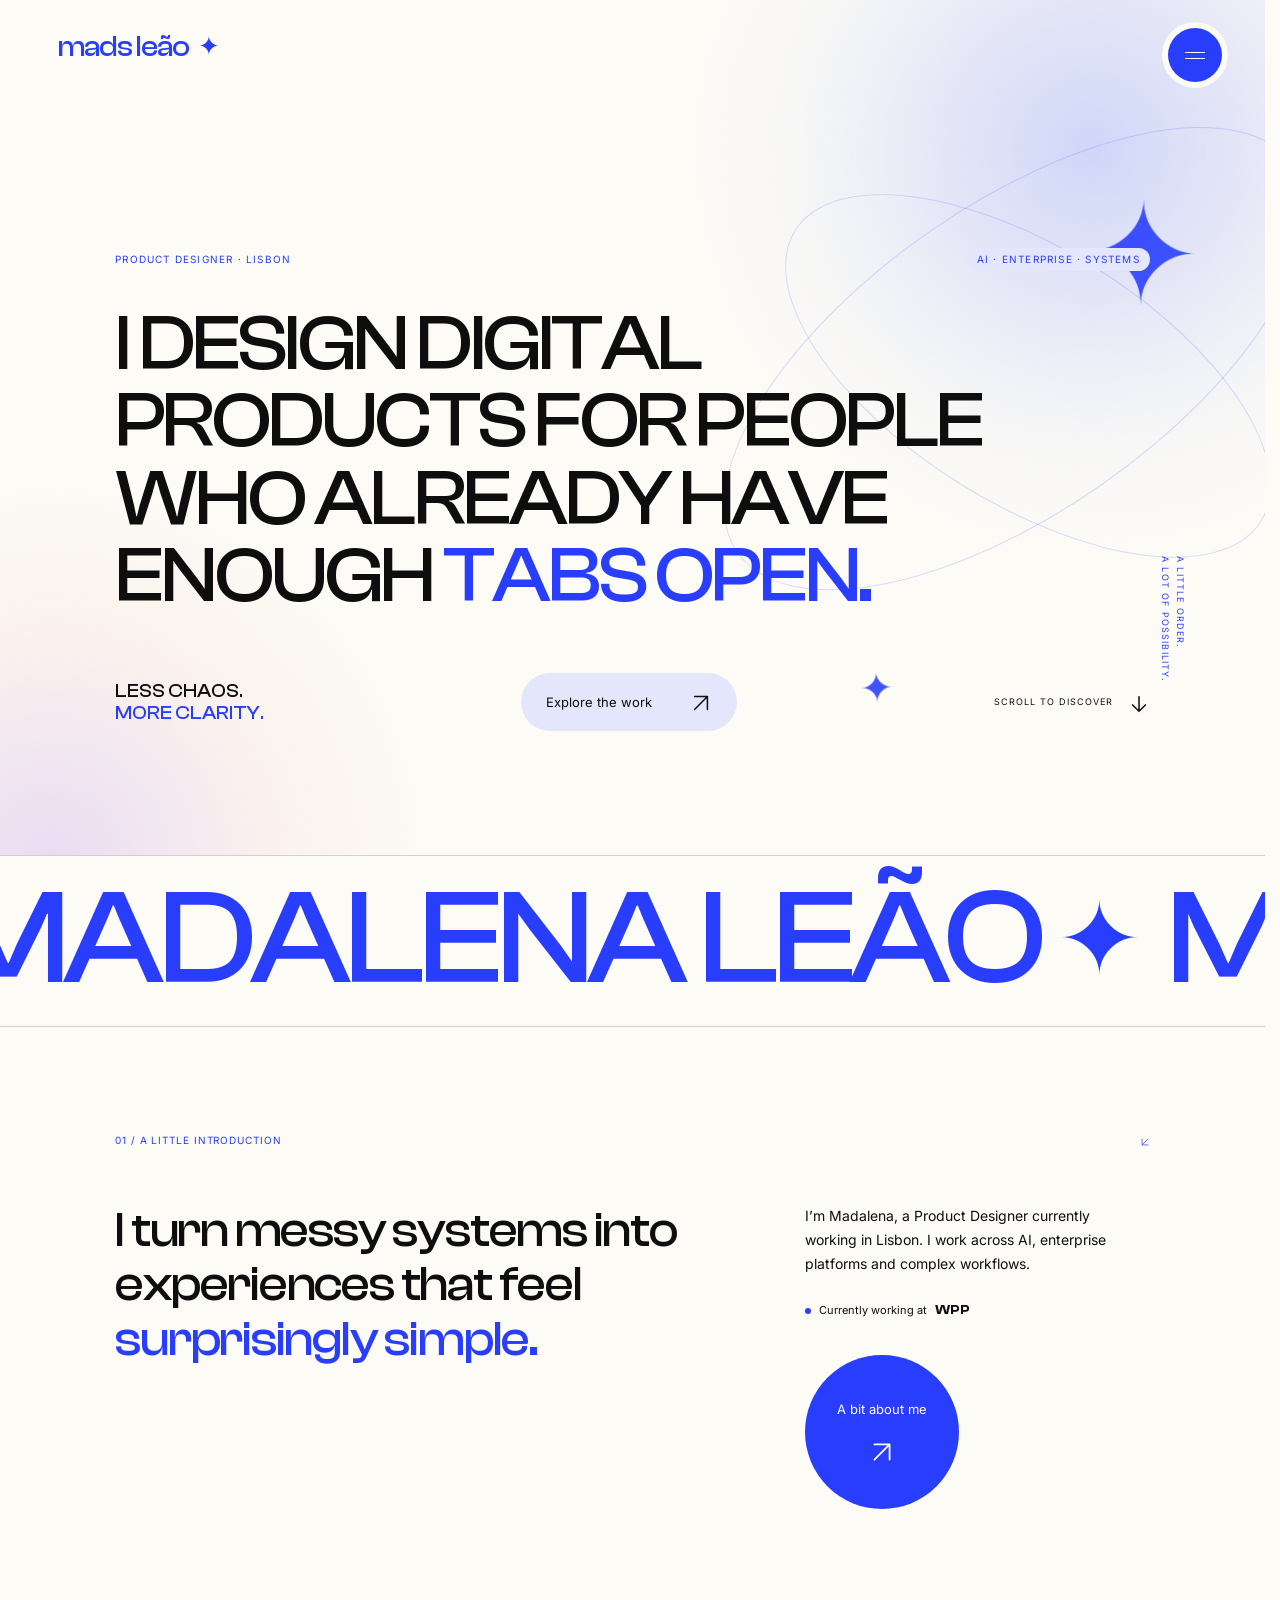
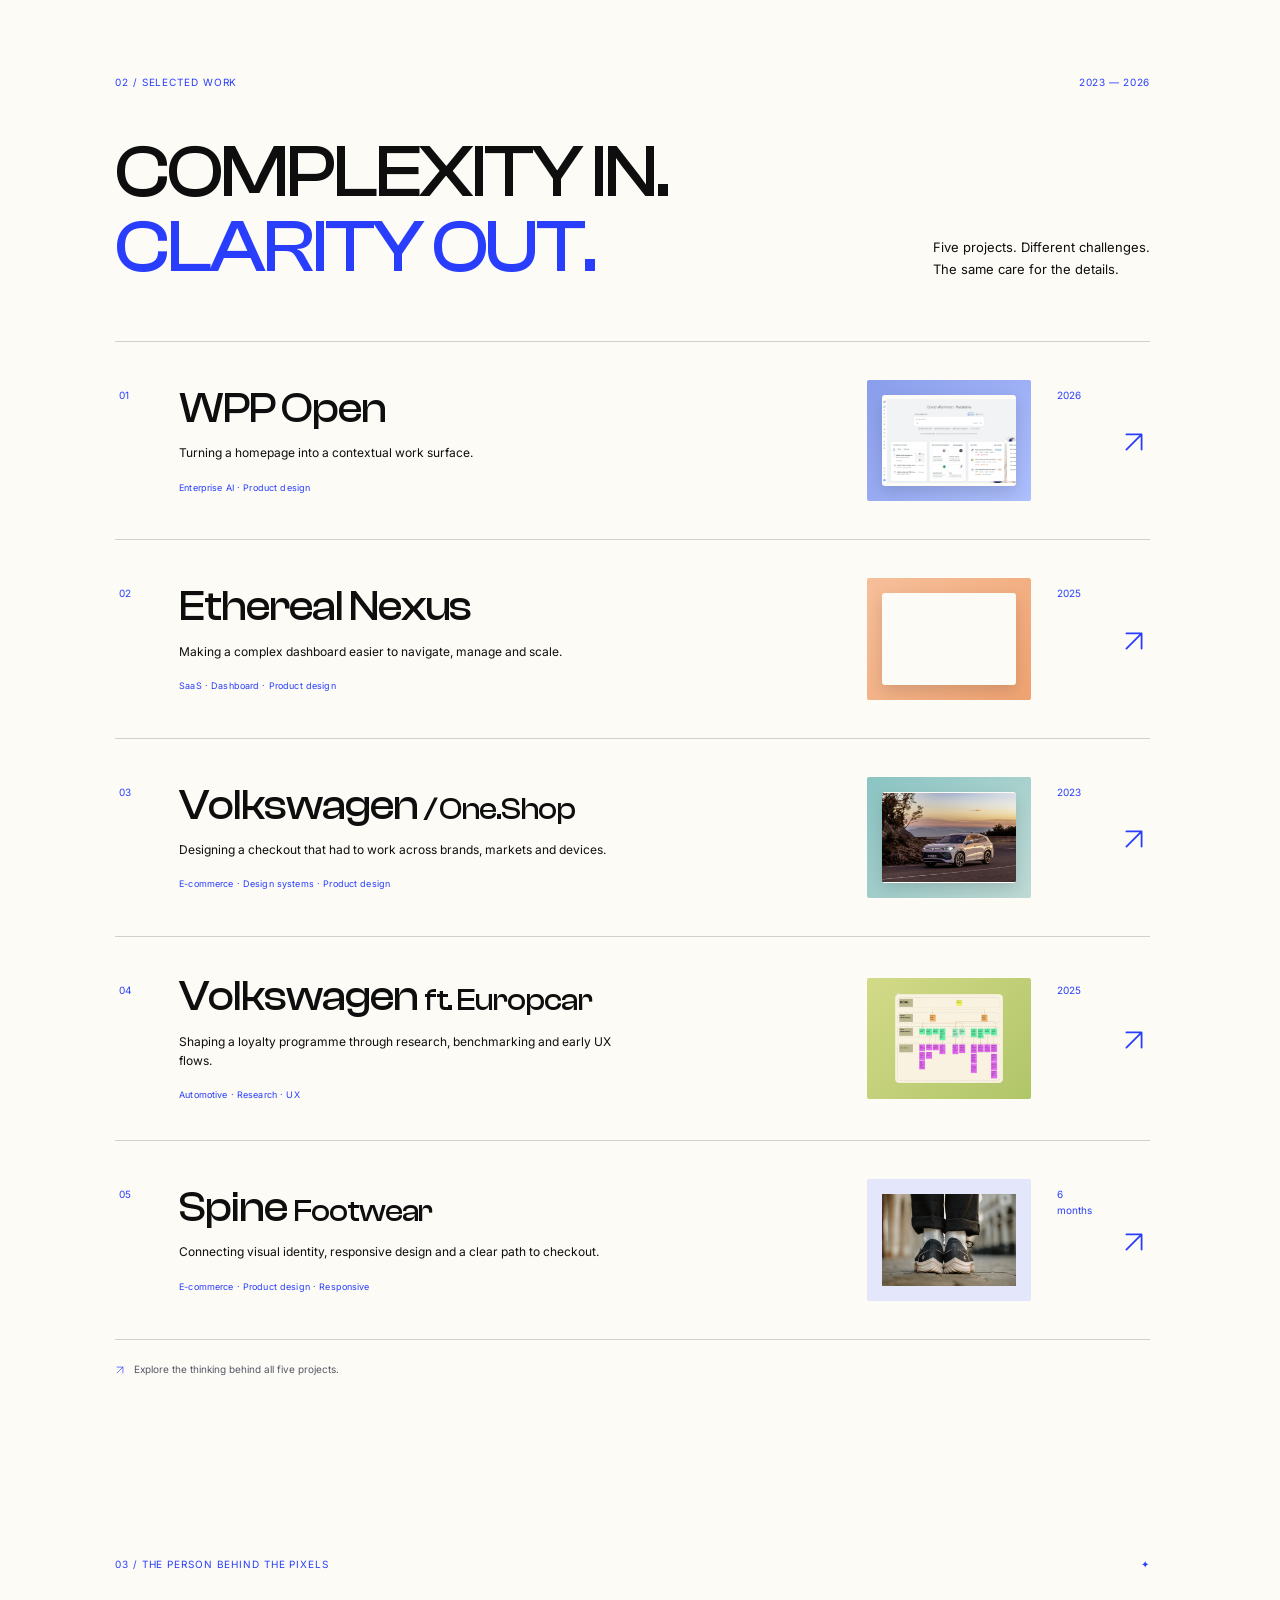
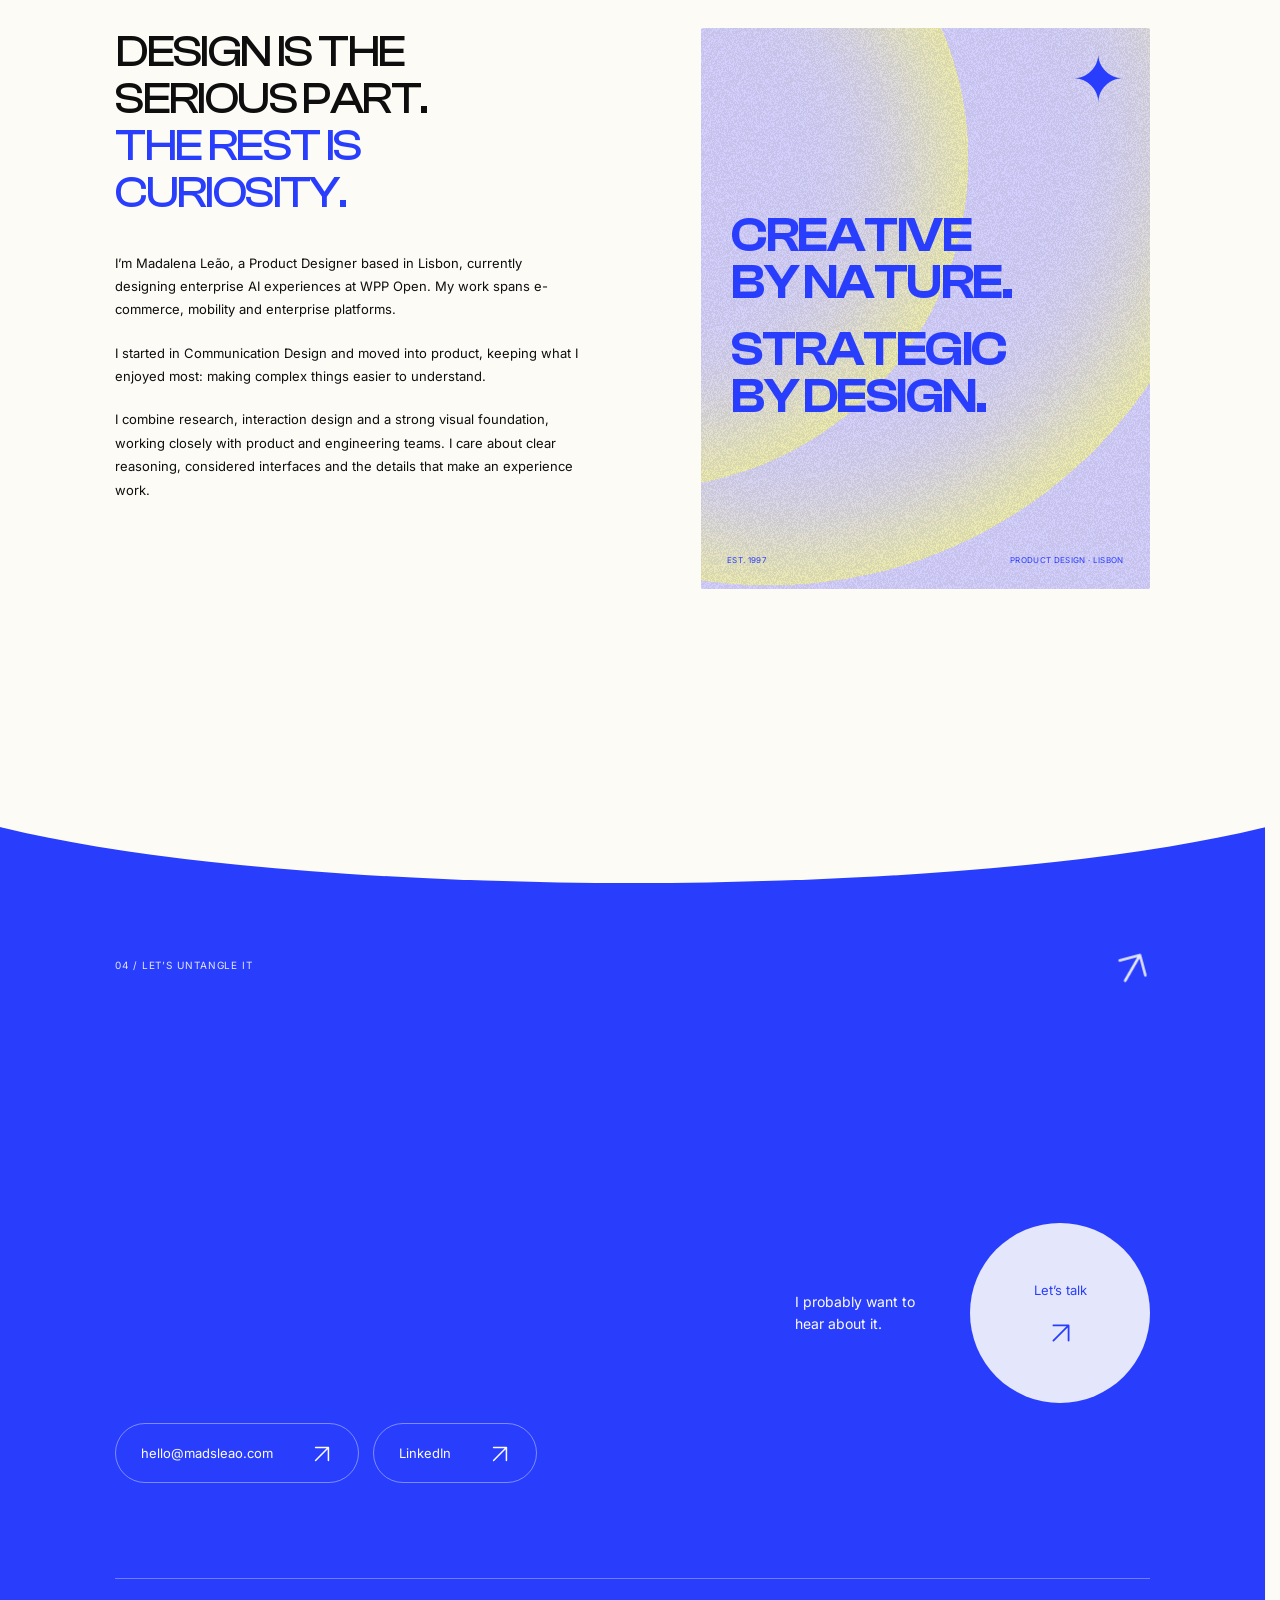
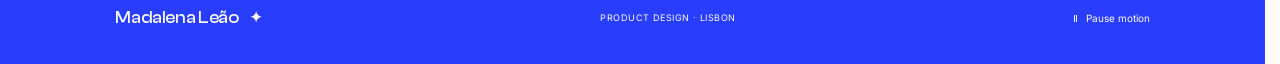
<file: index.html>
<!doctype html>
<html lang="en">
  <head>
    <meta charset="utf-8" />
    <meta name="viewport" content="width=device-width, initial-scale=1" />
    <meta name="theme-color" content="#fcfbf6" />
    <meta
      name="description"
      content="Madalena Leão — Product Designer in Lisbon. AI, enterprise platforms and complex workflows, made clear."
    />
    <meta name="robots" content="index, follow" />
    <link rel="canonical" href="https://madsleao.com/" />
    <title>Madalena Leão — Product Designer</title>
    <link rel="icon" type="image/png" sizes="96x96" href="./assets/favicon.png" />
    <link rel="shortcut icon" href="./favicon.ico" />
    <link rel="apple-touch-icon" sizes="180x180" href="./assets/apple-touch-icon.png" />
    <link
      rel="preload"
      href="./assets/clash-display-medium.woff2"
      as="font"
      type="font/woff2"
      crossorigin
    />
    <link
      rel="preload"
      href="./assets/inter-regular.woff2"
      as="font"
      type="font/woff2"
      crossorigin
    />
    <script>
      (() => {
        try {
          const type = performance.getEntriesByType("navigation")[0]?.type;
          const base = new URL("./", location.href);
          const fromPortfolio = document.referrer && new URL(document.referrer).origin === location.origin && new URL(document.referrer).pathname.startsWith(base.pathname);
          const seen = sessionStorage.getItem("mads-arrival-seen") === "true";
          const paused = sessionStorage.getItem("mads-motion-paused") === "true";
          const atSection = location.hash && location.hash !== "#top";
          if (!matchMedia("(prefers-reduced-motion: reduce)").matches && !paused && !atSection && type !== "back_forward" && (type === "reload" || (!seen && !fromPortfolio)))
            document.documentElement.classList.add("intro-pending");
        } catch { /* Keep the page immediately readable when storage is unavailable. */ }
      })();
    </script>
    <link rel="stylesheet" href="./arrival.css?v=arrival-1" />
    <script src="./arrival.js?v=arrival-1" defer></script>
    <link rel="stylesheet" href="./styles.css?v=spine-1" />
    <script src="./app.js?v=spine-1" defer></script>
  </head>
  <body>
    <div class="arrival" aria-hidden="true" inert>
      <div class="arrival-blue"></div>
      <div class="arrival-center">
        <canvas width="360" height="180"></canvas>
        <div class="arrival-copy">
          <span>It starts<br />with an idea.</span>
          <span>Made to<br />feel simple.</span>
          <span class="arrival-name">mads leão</span>
        </div>
      </div>
      <span class="arrival-credit">MADALENA LEÃO · PRODUCT DESIGN</span>
    </div>
    <a class="skip-link" href="#main">Skip to content</a>
    <header class="header">
      <a class="wordmark" href="#top" aria-label="Madalena Leão, home"
        >mads leão<span aria-hidden="true">✦</span></a
      >
      <button
        class="menu-toggle"
        aria-label="Open navigation"
        aria-controls="navigation"
        aria-expanded="false"
        aria-haspopup="dialog"
        hidden
      >
        <span></span><span></span>
      </button>
    </header>

    <main id="main">
      <section class="hero" id="top" aria-labelledby="hero-title">
        <div class="hero-art" aria-hidden="true">
          <div class="ambient ambient-one"></div>
          <div class="ambient ambient-two"></div>
          <div class="orbit orbit-one"></div>
          <div class="orbit orbit-two"></div>
          <span class="hero-star star-one">✦</span
          ><span class="hero-star star-two">✦</span>
          <span class="art-caption"
            >A LITTLE ORDER.<br />A LOT OF POSSIBILITY.</span
          >
        </div>
        <div class="hero-topline">
          <span>PRODUCT DESIGNER · LISBON</span
          ><span>AI · ENTERPRISE · SYSTEMS</span>
        </div>
        <h1 id="hero-title">
          <span class="line-mask"
            ><span class="hero-line">I DESIGN DIGITAL</span></span
          >
          <span class="line-mask"
            ><span class="hero-line">PRODUCTS FOR PEOPLE</span></span
          >
          <span class="line-mask"
            ><span class="hero-line">WHO ALREADY HAVE</span></span
          >
          <span class="line-mask"
            ><span class="hero-line"
              >ENOUGH <span class="highlight">TABS OPEN.</span></span
            ></span
          >
        </h1>
        <div class="hero-bottom">
          <p>LESS CHAOS.<br /><span>MORE CLARITY.</span></p>
          <a class="pill magnetic" href="#work"
            ><span class="magnet-surface"
              ><span class="magnet-label"
                >Explore the work
                <span aria-hidden="true"
                  ><svg
                    class="icon-arrow"
                    viewBox="0 0 24 24"
                    aria-hidden="true"
                    focusable="false"
                  >
                    <path d="M5 19 19 5M5 5h14v14" /></svg></span></span></span
          ></a>
          <span class="scroll-note"
            >SCROLL TO DISCOVER
            <span aria-hidden="true"
              ><svg
                class="icon-arrow"
                viewBox="0 0 24 24"
                aria-hidden="true"
                focusable="false"
              >
                <path d="M12 4v16M5 13l7 7 7-7" /></svg></span
          ></span>
        </div>
      </section>

      <div class="name-band" aria-label="Madalena Leão">
        <div class="name-track" aria-hidden="true">
          <span>MADALENA LEÃO <i>✦</i> </span
          ><span>MADALENA LEÃO <i>✦</i> </span>
        </div>
      </div>

      <section class="intro section-wrap" aria-labelledby="intro-title">
        <div class="section-kicker">
          <span>01 / A LITTLE INTRODUCTION</span
          ><span aria-hidden="true"
            ><svg
              class="icon-arrow"
              viewBox="0 0 24 24"
              aria-hidden="true"
              focusable="false"
            >
              <path d="M19 5 5 19M5 5v14h14" /></svg
          ></span>
        </div>
        <div class="intro-grid">
          <h2 id="intro-title" data-reveal>
            I turn messy systems into experiences that feel
            <span>surprisingly simple.</span>
          </h2>
          <div class="intro-aside" data-reveal>
            <p>
              I’m Madalena, a Product Designer currently working in Lisbon. I
              work across AI, enterprise platforms and complex workflows.
            </p>
            <p class="current-role">
              <span class="status-dot" aria-hidden="true"></span>Currently
              working at <strong>WPP</strong>
            </p>
            <a class="circle magnetic" href="#about"
              ><span class="magnet-surface"
                ><span class="magnet-label"
                  >A bit about me<span aria-hidden="true"
                    ><svg
                      class="icon-arrow"
                      viewBox="0 0 24 24"
                      aria-hidden="true"
                      focusable="false"
                    >
                      <path
                        d="M5 19 19 5M5 5h14v14"
                      /></svg></span></span></span
            ></a>
          </div>
        </div>
      </section>

      <section class="work section-wrap" id="work" aria-labelledby="work-title">
        <div class="section-kicker">
          <span>02 / SELECTED WORK</span><span>2023 — 2026</span>
        </div>
        <div class="section-heading" data-reveal>
          <h2 id="work-title">COMPLEXITY IN.<br /><span>CLARITY OUT.</span></h2>
          <p>
            Five projects. Different challenges.<br />The same care for the
            details.
          </p>
        </div>
        <div class="project-list">
          <a
            class="project"
            href="./wpp-open/"
            data-project="0"
            aria-label="WPP Open — explore the case study"
          >
            <span class="project-number">01</span>
            <div class="project-copy">
              <h3>WPP Open</h3>
              <p>Turning a homepage into a contextual work surface.</p>
              <span class="project-meta">Enterprise AI · Product design</span>
            </div>
            <div class="project-thumb cover-blue">
              <img
                src="./assets/wpp-open.webp"
                alt="WPP Open interface"
                width="1440"
                height="907"
                loading="lazy"
                decoding="async"
              />
            </div>
            <span class="project-year">2026</span
            ><span class="project-arrow" aria-hidden="true"
              ><svg
                class="icon-arrow"
                viewBox="0 0 24 24"
                aria-hidden="true"
                focusable="false"
              >
                <path d="M5 19 19 5M5 5h14v14" /></svg
            ></span>
          </a>
          <a
            class="project"
            href="./ethereal-nexus/"
            data-project="1"
            aria-label="Ethereal Nexus — explore the case study"
          >
            <span class="project-number">02</span>
            <div class="project-copy">
              <h3>Ethereal Nexus</h3>
              <p>
                Making a complex dashboard easier to navigate, manage and scale.
              </p>
              <span class="project-meta"
                >SaaS · Dashboard · Product design</span
              >
            </div>
            <div class="project-thumb cover-orange">
              <img
                src="./assets/ethereal-nexus.webp"
                alt="Ethereal Nexus dashboard"
                width="1440"
                height="1024"
                loading="lazy"
                decoding="async"
              />
            </div>
            <span class="project-year">2025</span
            ><span class="project-arrow" aria-hidden="true"
              ><svg
                class="icon-arrow"
                viewBox="0 0 24 24"
                aria-hidden="true"
                focusable="false"
              >
                <path d="M5 19 19 5M5 5h14v14" /></svg
            ></span>
          </a>
          <a
            class="project"
            href="./one-shop/"
            data-project="2"
            aria-label="Volkswagen One.Shop — explore the case study"
          >
            <span class="project-number">03</span>
            <div class="project-copy">
              <h3>Volkswagen <span class="subname">/ One.Shop</span></h3>
              <p>
                Designing a checkout that had to work across brands, markets and
                devices.
              </p>
              <span class="project-meta"
                >E-commerce · Design systems · Product design</span
              >
            </div>
            <div class="project-thumb cover-teal">
              <img
                src="./assets/one-shop.webp"
                alt="Volkswagen vehicle — One.Shop project cover"
                width="1024"
                height="683"
                loading="lazy"
                decoding="async"
              />
            </div>
            <span class="project-year">2023</span
            ><span class="project-arrow" aria-hidden="true"
              ><svg
                class="icon-arrow"
                viewBox="0 0 24 24"
                aria-hidden="true"
                focusable="false"
              >
                <path d="M5 19 19 5M5 5h14v14" /></svg
            ></span>
          </a>
          <a
            class="project"
            href="./europcar/"
            data-project="3"
            aria-label="Volkswagen ft. Europcar — explore the case study"
          >
            <span class="project-number">04</span>
            <div class="project-copy">
              <h3>Volkswagen <span class="subname">ft. Europcar</span></h3>
              <p>
                Shaping a loyalty programme through research, benchmarking and
                early UX flows.
              </p>
              <span class="project-meta">Automotive · Research · UX</span>
            </div>
            <div class="project-thumb cover-green">
              <img
                src="./assets/europcar.webp?v=alpha-2"
                alt="Europcar loyalty programme research"
                width="1440"
                height="1197"
                loading="lazy"
                decoding="async"
              />
            </div>
            <span class="project-year">2025</span
            ><span class="project-arrow" aria-hidden="true"
              ><svg
                class="icon-arrow"
                viewBox="0 0 24 24"
                aria-hidden="true"
                focusable="false"
              >
                <path d="M5 19 19 5M5 5h14v14" /></svg
            ></span>
          </a>
          <a class="project" href="./spine/" data-project="4" aria-label="Spine Footwear — explore the case study">
            <span class="project-number">05</span>
            <div class="project-copy"><h3>Spine <span class="subname">Footwear</span></h3><p>Connecting visual identity, responsive design and a clear path to checkout.</p><span class="project-meta">E-commerce · Product design · Responsive</span></div>
            <div class="project-thumb cover-spine"><img src="./spine/assets/cover-960.webp" srcset="./spine/assets/cover-960.webp 960w, ./spine/assets/cover-1920.webp 1920w, ./spine/assets/cover-hq.webp 2362w" sizes="(max-width: 760px) 88vw, 500px" alt="Spine Footwear shoes and their distinctive soles" width="2362" height="1575" loading="lazy" decoding="async" /></div>
            <span class="project-year">6 months</span><span class="project-arrow" aria-hidden="true"><svg class="icon-arrow" viewBox="0 0 24 24" aria-hidden="true" focusable="false"><path d="M5 19 19 5M5 5h14v14" /></svg></span>
          </a>
        </div>
        <p class="work-footnote">
          <span aria-hidden="true"
            ><svg
              class="icon-arrow"
              viewBox="0 0 24 24"
              aria-hidden="true"
              focusable="false"
            >
              <path d="M5 19 19 5M5 5h14v14" /></svg
          ></span>
          <a href="./projects/">Explore the thinking behind all five projects.</a>
        </p>
      </section>

      <section
        class="about section-wrap"
        id="about"
        aria-labelledby="about-title"
      >
        <div class="section-kicker">
          <span>03 / THE PERSON BEHIND THE PIXELS</span
          ><span aria-hidden="true">✦</span>
        </div>
        <div class="about-grid">
          <div class="about-copy" data-reveal>
            <h2 id="about-title">
              DESIGN IS THE<br />SERIOUS PART.<br /><span
                >THE REST IS<br />CURIOSITY.</span
              >
            </h2>
            <p>
              I’m Madalena Leão, a Product Designer based in Lisbon, currently
              designing enterprise AI experiences at WPP Open. My work spans
              e-commerce, mobility and enterprise platforms.
            </p>
            <p>
              I started in Communication Design and moved into product, keeping
              what I enjoyed most: making complex things easier to understand.
            </p>
            <p>
              I combine research, interaction design and a strong visual
              foundation, working closely with product and engineering teams. I
              care about clear reasoning, considered interfaces and the details
              that make an experience work.
            </p>
          </div>
          <div class="poster" data-reveal>
            <div class="poster-art" aria-hidden="true"></div>
            <span class="poster-star" aria-hidden="true">✦</span>
            <p class="poster-type">
              CREATIVE<br />BY NATURE.<br /><span
                >STRATEGIC<br />BY DESIGN.</span
              >
            </p>
            <div class="poster-footer">
              <span>EST. 1997</span><span>PRODUCT DESIGN · LISBON</span>
            </div>
          </div>
        </div>
      </section>

      <footer class="contact" id="contact" aria-labelledby="contact-title">
        <div class="footer-curve" aria-hidden="true"><div></div></div>
        <div class="contact-content section-wrap">
          <div class="section-kicker">
            <span>04 / LET’S UNTANGLE IT</span
            ><span class="footer-arrow" aria-hidden="true"
              ><svg
                class="icon-arrow"
                viewBox="0 0 24 24"
                aria-hidden="true"
                focusable="false"
              >
                <path d="M5 19 19 5M5 5h14v14" /></svg
            ></span>
          </div>
          <h2 id="contact-title" data-reveal>
            HAVE A<br />COMPLICATED<br /><span>PRODUCT?</span>
          </h2>
          <div class="contact-action">
            <p>I probably want to<br />hear about it.</p>
            <a
              class="circle contact-circle magnetic"
              href="./contact/"
              ><span class="magnet-surface"
                ><span class="magnet-label"
                  >Let’s talk<span aria-hidden="true"
                    ><svg
                      class="icon-arrow"
                      viewBox="0 0 24 24"
                      aria-hidden="true"
                      focusable="false"
                    >
                      <path
                        d="M5 19 19 5M5 5h14v14"
                      /></svg></span></span></span
            ></a>
          </div>
          <div class="contact-links">
            <a class="pill magnetic" href="./contact/"
              ><span class="magnet-surface"
                ><span class="magnet-label"
                  >hello@madsleao.com
                  <span aria-hidden="true"
                    ><svg
                      class="icon-arrow"
                      viewBox="0 0 24 24"
                      aria-hidden="true"
                      focusable="false"
                    >
                      <path
                        d="M5 19 19 5M5 5h14v14"
                      /></svg></span></span></span></a
            ><a
              class="pill magnetic"
              href="https://www.linkedin.com/in/madalena-le%C3%A3o-b16616193/"
              target="_blank"
              rel="noopener noreferrer"
              ><span class="magnet-surface"
                ><span class="magnet-label"
                  >LinkedIn
                  <span aria-hidden="true"
                    ><svg
                      class="icon-arrow"
                      viewBox="0 0 24 24"
                      aria-hidden="true"
                      focusable="false"
                    >
                      <path
                        d="M5 19 19 5M5 5h14v14"
                      /></svg></span></span></span
            ></a>
          </div>
          <div class="footer-bottom">
            <a href="#top">Madalena Leão <span aria-hidden="true">✦</span></a
            ><span>PRODUCT DESIGN · LISBON</span
            ><button class="motion-toggle" aria-pressed="false" hidden>
              <span aria-hidden="true">Ⅱ</span
              ><span class="motion-label">Pause motion</span>
            </button>
          </div>
        </div>
      </footer>
    </main>

    <div class="project-preview" aria-hidden="true">
      <div class="preview-surface">
        <div class="preview-track">
          <div class="preview-panel cover-blue">
            <img
              src="./assets/wpp-open.webp"
              alt=""
              width="1440"
              height="907"
              loading="lazy"
            />
          </div>
          <div class="preview-panel cover-orange">
            <img
              src="./assets/ethereal-nexus.webp"
              alt=""
              width="1440"
              height="1024"
              loading="lazy"
            />
          </div>
          <div class="preview-panel cover-teal">
            <img
              src="./assets/one-shop.webp"
              alt=""
              width="1024"
              height="683"
              loading="lazy"
            />
          </div>
          <div class="preview-panel cover-green">
            <img
              src="./assets/europcar.webp?v=alpha-2"
              alt=""
              width="1440"
              height="1197"
              loading="lazy"
            />
          </div>
          <div class="preview-panel cover-spine"><img src="./spine/assets/cover-960.webp" srcset="./spine/assets/cover-960.webp 960w, ./spine/assets/cover-1920.webp 1920w, ./spine/assets/cover-hq.webp 2362w" sizes="(max-width: 760px) 88vw, 500px" alt="" width="2362" height="1575" loading="lazy" /></div>
        </div>
      </div>
    </div>
    <div class="preview-cursor" aria-hidden="true">
      <span
        >View case<br /><b
          ><svg
            class="icon-arrow"
            viewBox="0 0 24 24"
            aria-hidden="true"
            focusable="false"
          >
            <path d="M5 19 19 5M5 5h14v14" /></svg></b
      ></span>
    </div>

    <dialog id="navigation" aria-labelledby="menu-title">
      <div class="menu-backdrop"></div>
      <button class="menu-close" aria-label="Close navigation" autofocus>
        ×
      </button>
      <div class="menu-panel">
        <div class="menu-content">
          <p class="menu-kicker" id="menu-title">NAVIGATION</p>
          <nav aria-label="Expanded navigation">
            <a href="#top">Home<span>01</span></a
            ><a href="./projects/">Work<span>02</span></a
            ><a href="#about">About<span>03</span></a
            ><a href="#contact">Contact<span>04</span></a>
          </nav>
          <div class="menu-bottom">
            <span>LESS CHAOS · MORE CLARITY</span
            ><a href="./contact/"
              >Say hello
              <svg
                class="icon-arrow"
                viewBox="0 0 24 24"
                aria-hidden="true"
                focusable="false"
              >
                <path d="M5 19 19 5M5 5h14v14" /></svg
            ></a>
          </div>
        </div>
      </div>
    </dialog>
  </body>
</html>
</file>
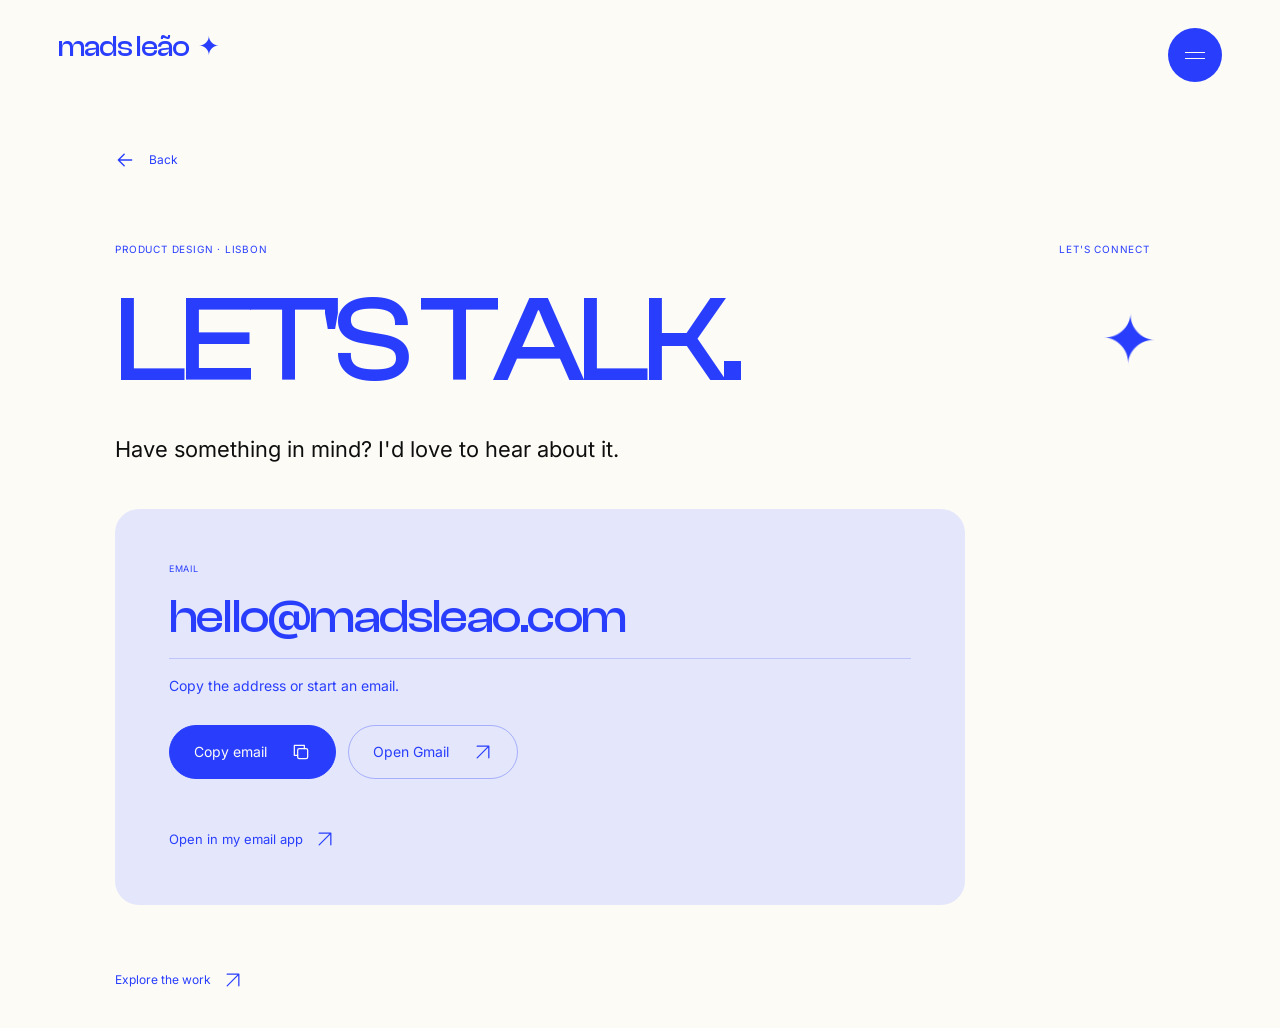
<file: contact/index.html>
<!doctype html>
<html lang="en">
  <head>
    <meta charset="utf-8" />
    <meta name="viewport" content="width=device-width, initial-scale=1" />
    <meta name="theme-color" content="#fcfbf6" />
    <meta name="description" content="Get in touch with Madalena Leão, Product Designer in Lisbon." />
    <meta name="robots" content="index, follow" />
    <link rel="canonical" href="https://madsleao.com/contact/" />
    <title>Contact — Madalena Leão</title>
    <link rel="icon" type="image/png" sizes="96x96" href="../assets/favicon.png" />
    <link rel="shortcut icon" href="../favicon.ico" />
    <link rel="apple-touch-icon" sizes="180x180" href="../assets/apple-touch-icon.png" />
    <link rel="preload" href="../assets/clash-display-medium.woff2" as="font" type="font/woff2" crossorigin />
    <link rel="preload" href="../assets/inter-regular.woff2" as="font" type="font/woff2" crossorigin />
    <link rel="stylesheet" href="../styles.css?v=motion-arrival-1" />
    <link rel="stylesheet" href="../case.css?v=title-masks-1" />
    <link rel="stylesheet" href="./contact.css" />
    <script src="../case.js?v=motion-arrival-1" defer></script>
    <script src="./contact.js" defer></script>
  </head>
  <body class="case-page contact-page">
    <a class="skip-link" href="#main">Skip to content</a>
    <header class="header">
      <a class="wordmark" href="../#top" aria-label="Madalena Leão, home">mads leão<span aria-hidden="true">✦</span></a>
      <button class="menu-toggle" aria-label="Open navigation" aria-controls="navigation" aria-expanded="false" aria-haspopup="dialog" hidden><span></span><span></span></button>
    </header>
    <main id="main">
      <section class="case-hero case-wrap" id="top" aria-labelledby="case-title">
        <a class="back-link" href="../#top"><svg class="icon-arrow" viewBox="0 0 24 24" aria-hidden="true" focusable="false"><path d="M20 12H4m7-7-7 7 7 7" /></svg>Back</a>
        <div class="case-eyebrow"><span>PRODUCT DESIGN · LISBON</span><span>LET'S CONNECT</span></div>
        <h1 class="case-title" id="case-title"><span>LET'S TALK.</span><span class="case-star" aria-hidden="true">✦</span></h1>
        <p class="contact-intro">Have something in mind? I'd love to hear about it.</p>
      </section>
      <section class="contact-options case-wrap" id="contact" aria-label="Contact Madalena">
        <div class="contact-card">
          <label for="contact-email" class="small-label">EMAIL</label>
          <input id="contact-email" type="text" value="hello@madsleao.com" readonly spellcheck="false" autocapitalize="off" />
          <p>Copy the address or start an email.</p>
          <div class="email-options">
            <button class="email-option contact-copy" type="button" hidden>Copy email<svg viewBox="0 0 24 24" aria-hidden="true" focusable="false"><rect x="8" y="8" width="12" height="12" rx="2" /><path d="M16 8V4H4v12h4" /></svg></button>
            <a class="email-option contact-gmail" href="https://mail.google.com/mail/?view=cm&amp;fs=1&amp;to=hello%40madsleao.com" target="_blank" rel="noopener noreferrer">Open Gmail<svg class="icon-arrow" viewBox="0 0 24 24" aria-hidden="true" focusable="false"><path d="M5 19 19 5M5 5h14v14" /></svg></a>
          </div>
          <p class="contact-status" role="status" aria-live="polite"></p>
          <a class="contact-app" href="mailto:hello@madsleao.com">Open in my email app<svg class="icon-arrow" viewBox="0 0 24 24" aria-hidden="true" focusable="false"><path d="M5 19 19 5M5 5h14v14" /></svg></a>
        </div>
      </section>
      <span class="reading-progress" aria-hidden="true"></span>
      <footer class="contact-page-footer case-wrap">
        <a href="../projects/">Explore the work<svg class="icon-arrow" viewBox="0 0 24 24" aria-hidden="true" focusable="false"><path d="M5 19 19 5M5 5h14v14" /></svg></a>
        <button class="motion-toggle" aria-pressed="false"><span aria-hidden="true">Ⅱ</span><span class="motion-label">Pause motion</span></button>
      </footer>
    </main>
    <dialog id="navigation" aria-labelledby="menu-title">
      <div class="menu-backdrop"></div>
      <button class="menu-close" aria-label="Close navigation" autofocus>×</button>
      <div class="menu-panel"><div class="menu-content">
        <p class="menu-kicker" id="menu-title">NAVIGATION</p>
        <nav aria-label="Expanded navigation">
          <a href="../#top">Home<span>01</span></a><a href="../projects/">Work<span>02</span></a><a href="../#about">About<span>03</span></a><a href="#contact">Contact<span>04</span></a>
        </nav>
        <div class="menu-bottom"><span>LESS CHAOS · MORE CLARITY</span><a href="../contact/">Say hello<svg class="icon-arrow" viewBox="0 0 24 24" aria-hidden="true" focusable="false"><path d="M5 19 19 5M5 5h14v14" /></svg></a></div>
      </div></div>
    </dialog>
    <dialog class="image-view" id="image-view" aria-labelledby="image-view-title">
      <div class="image-view-toolbar"><h2 id="image-view-title">Interface detail</h2><button class="image-size" aria-pressed="false">Actual size</button></div>
      <button class="menu-close image-view-close" aria-label="Close image" autofocus>×</button>
      <div class="image-view-scroll"><img alt="" /></div>
    </dialog>
  </body>
</html>
</file>
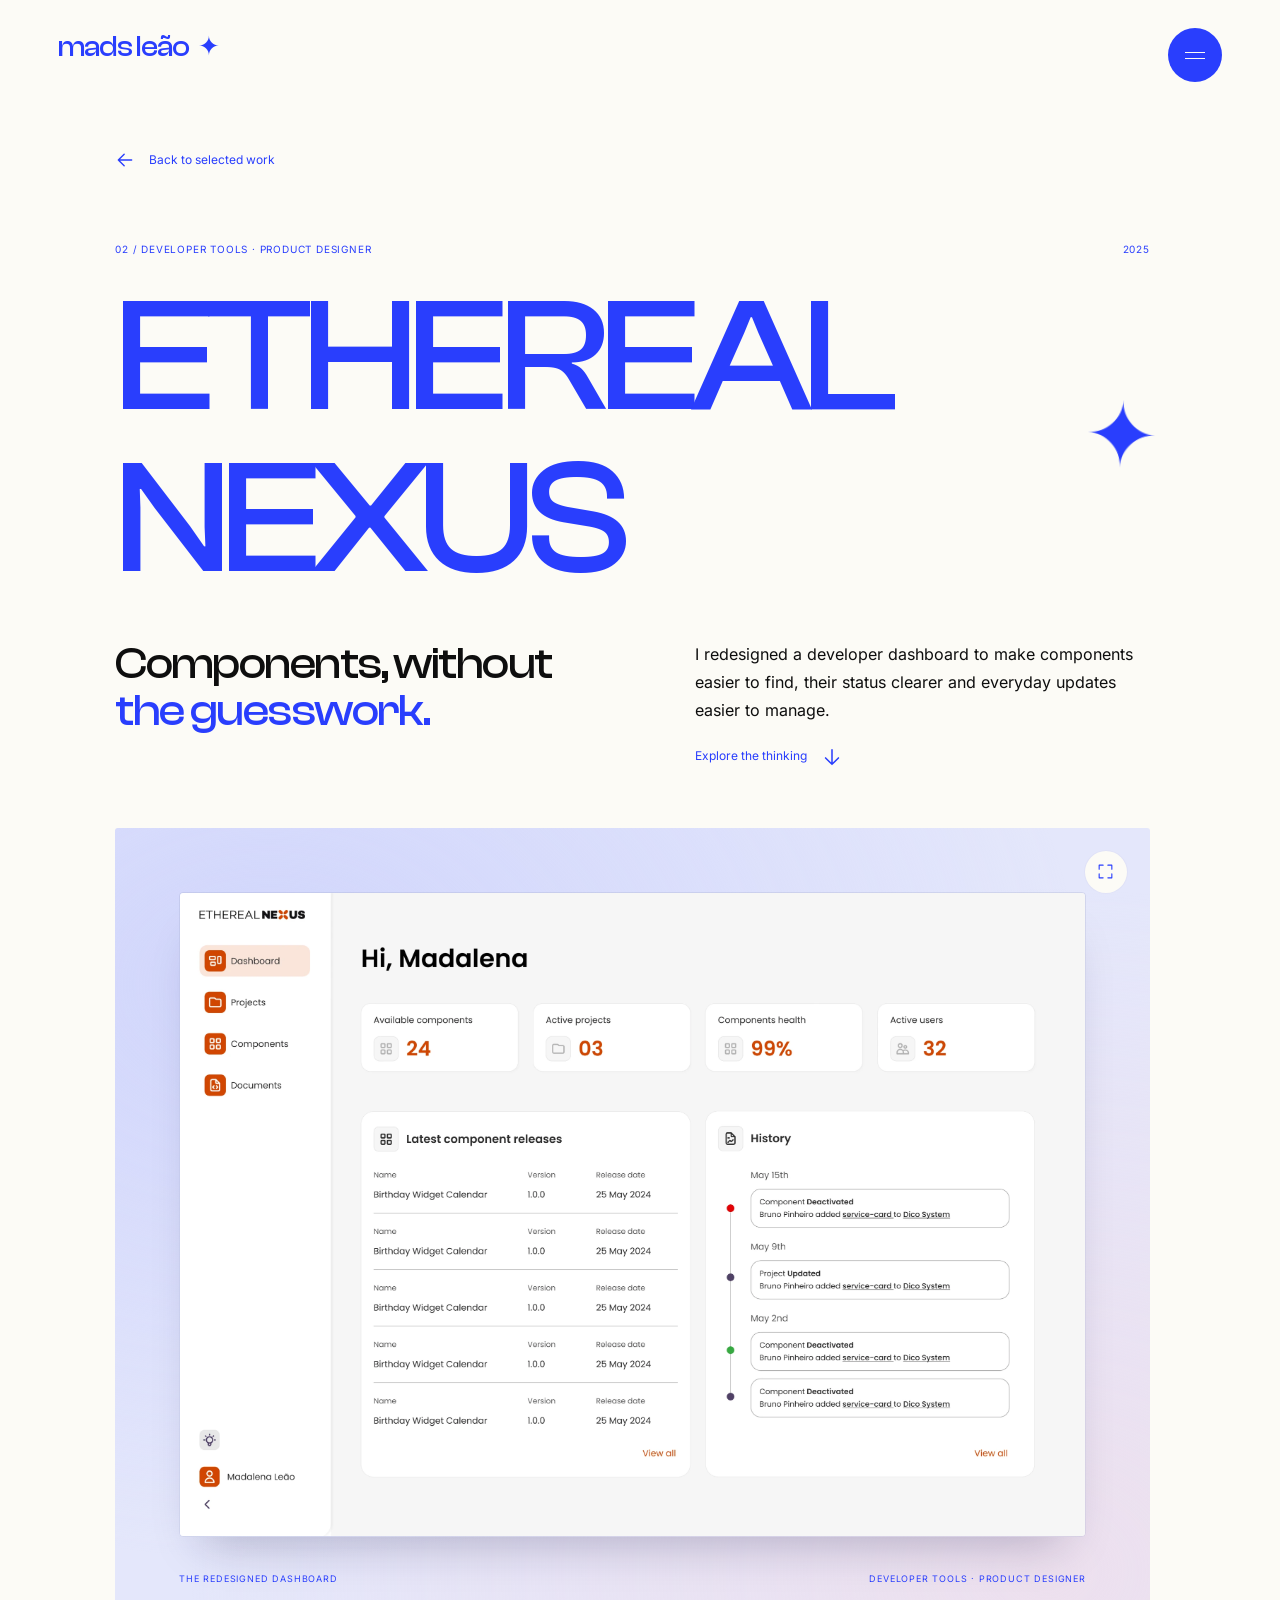
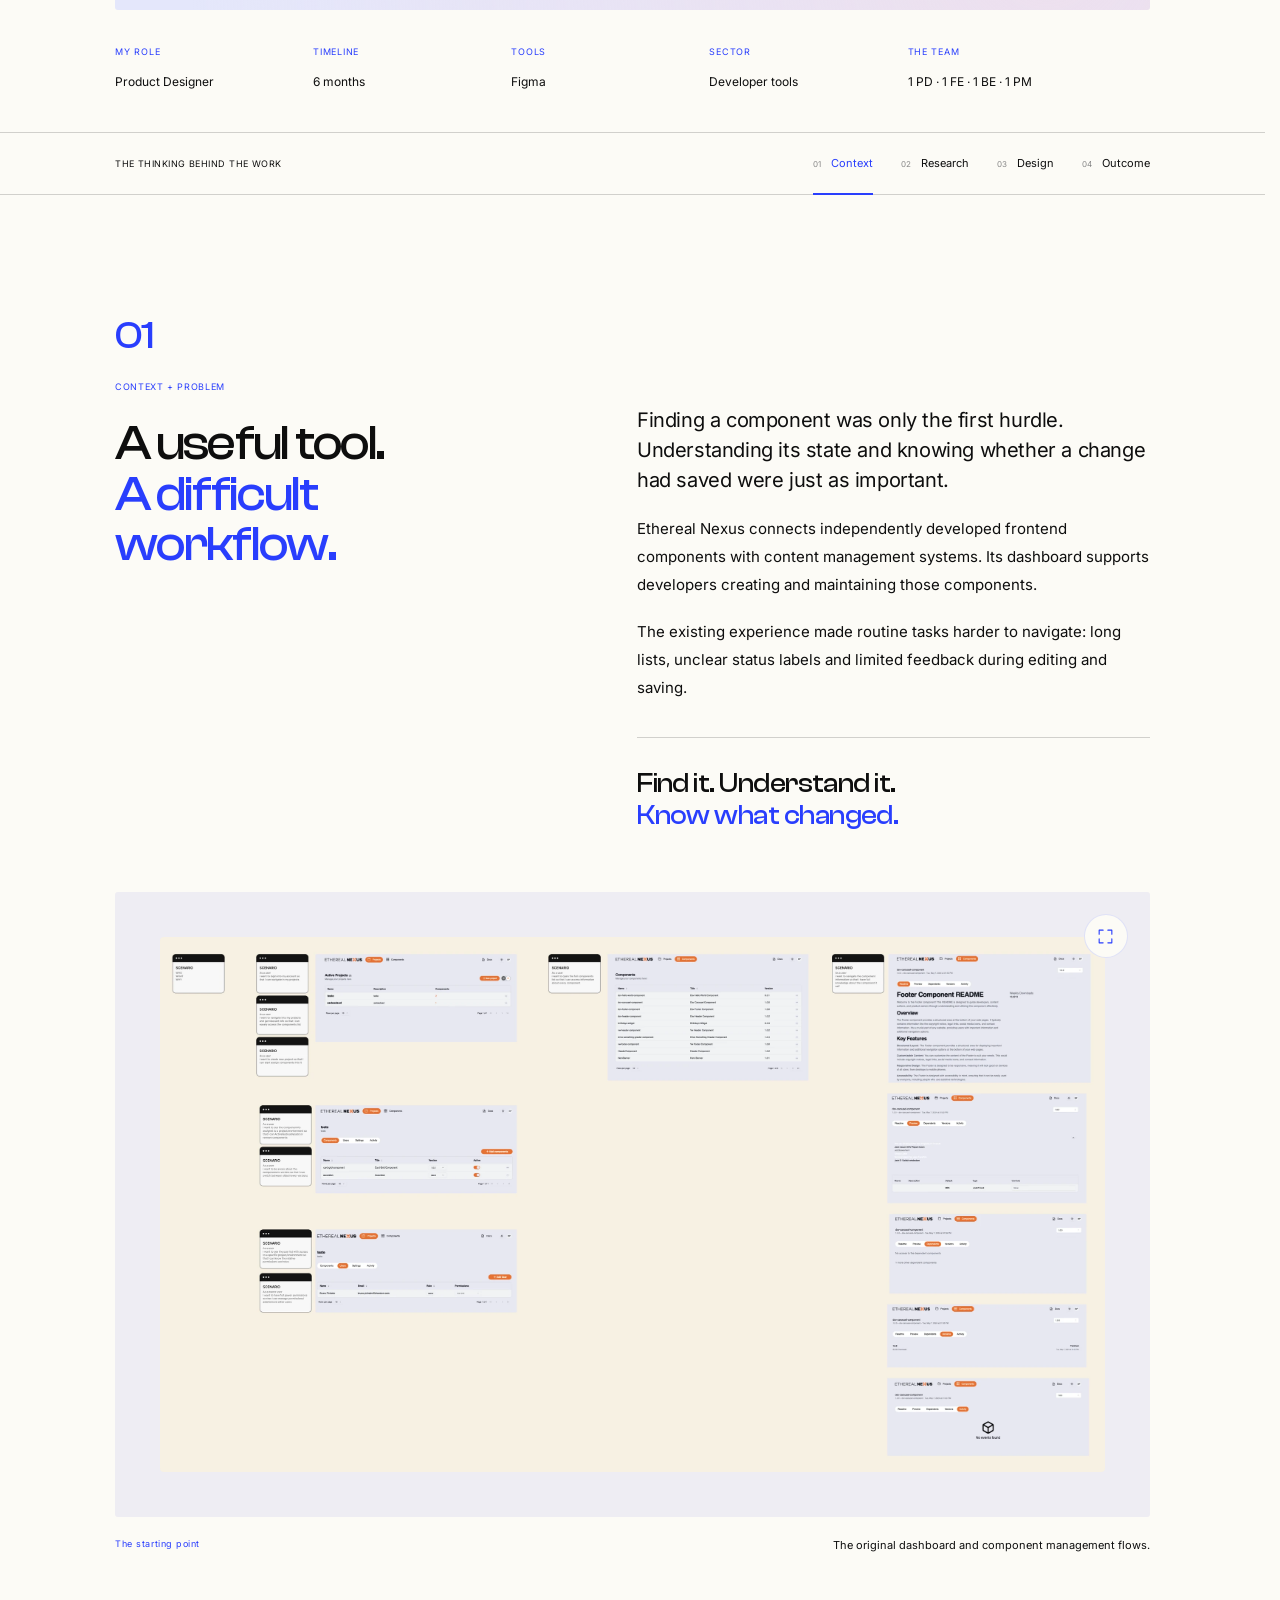
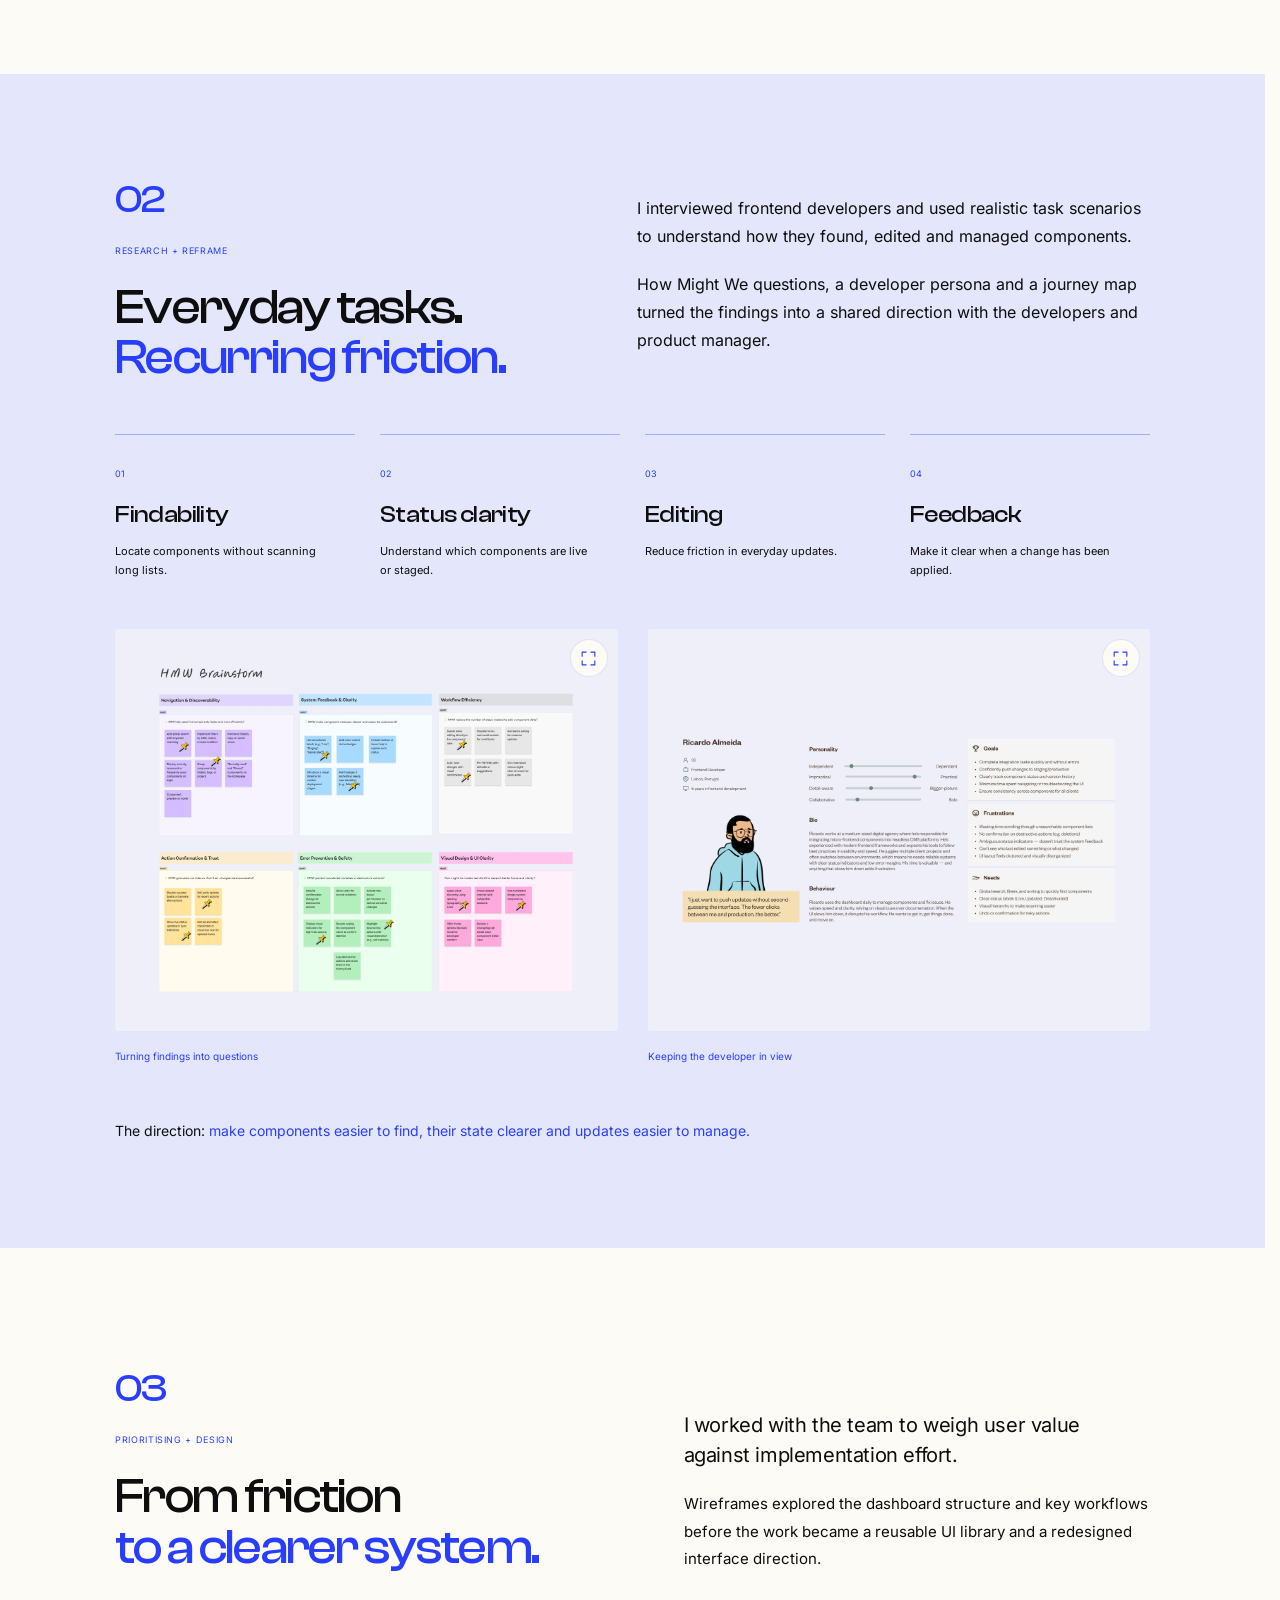
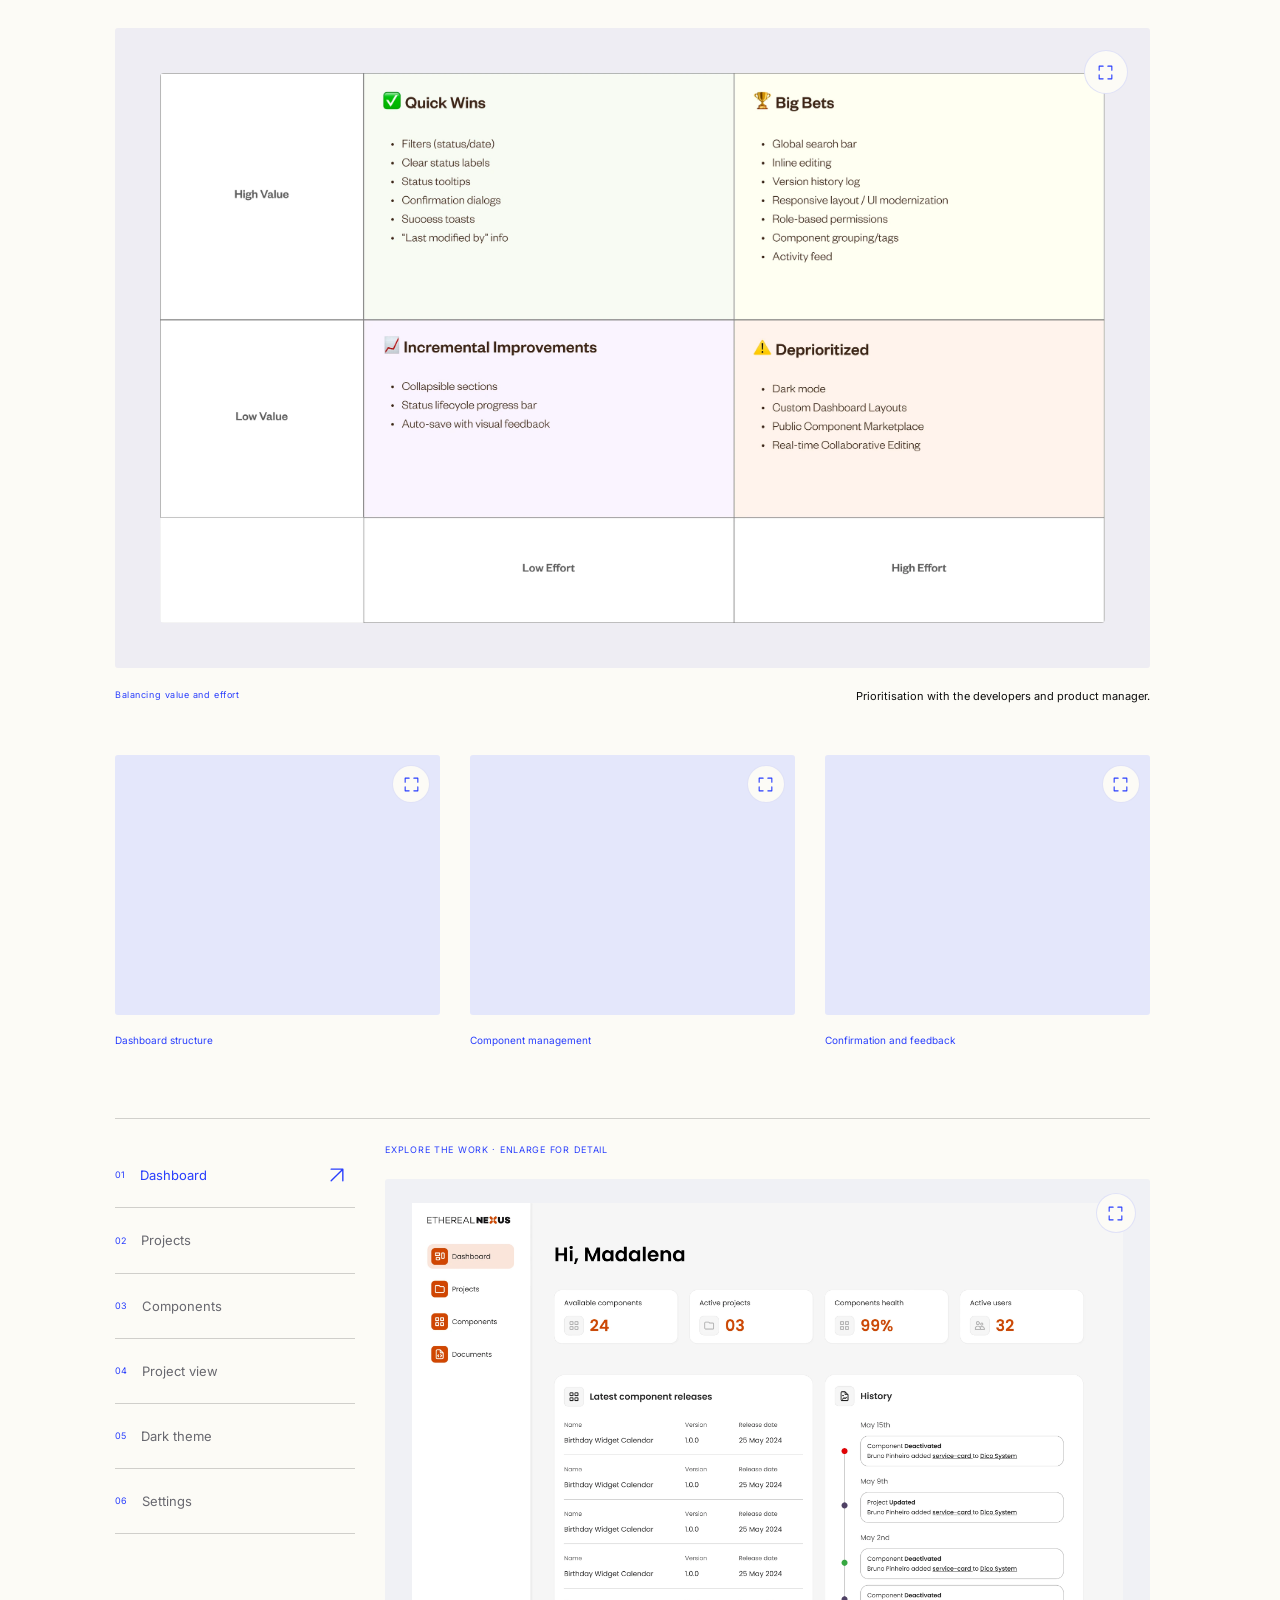
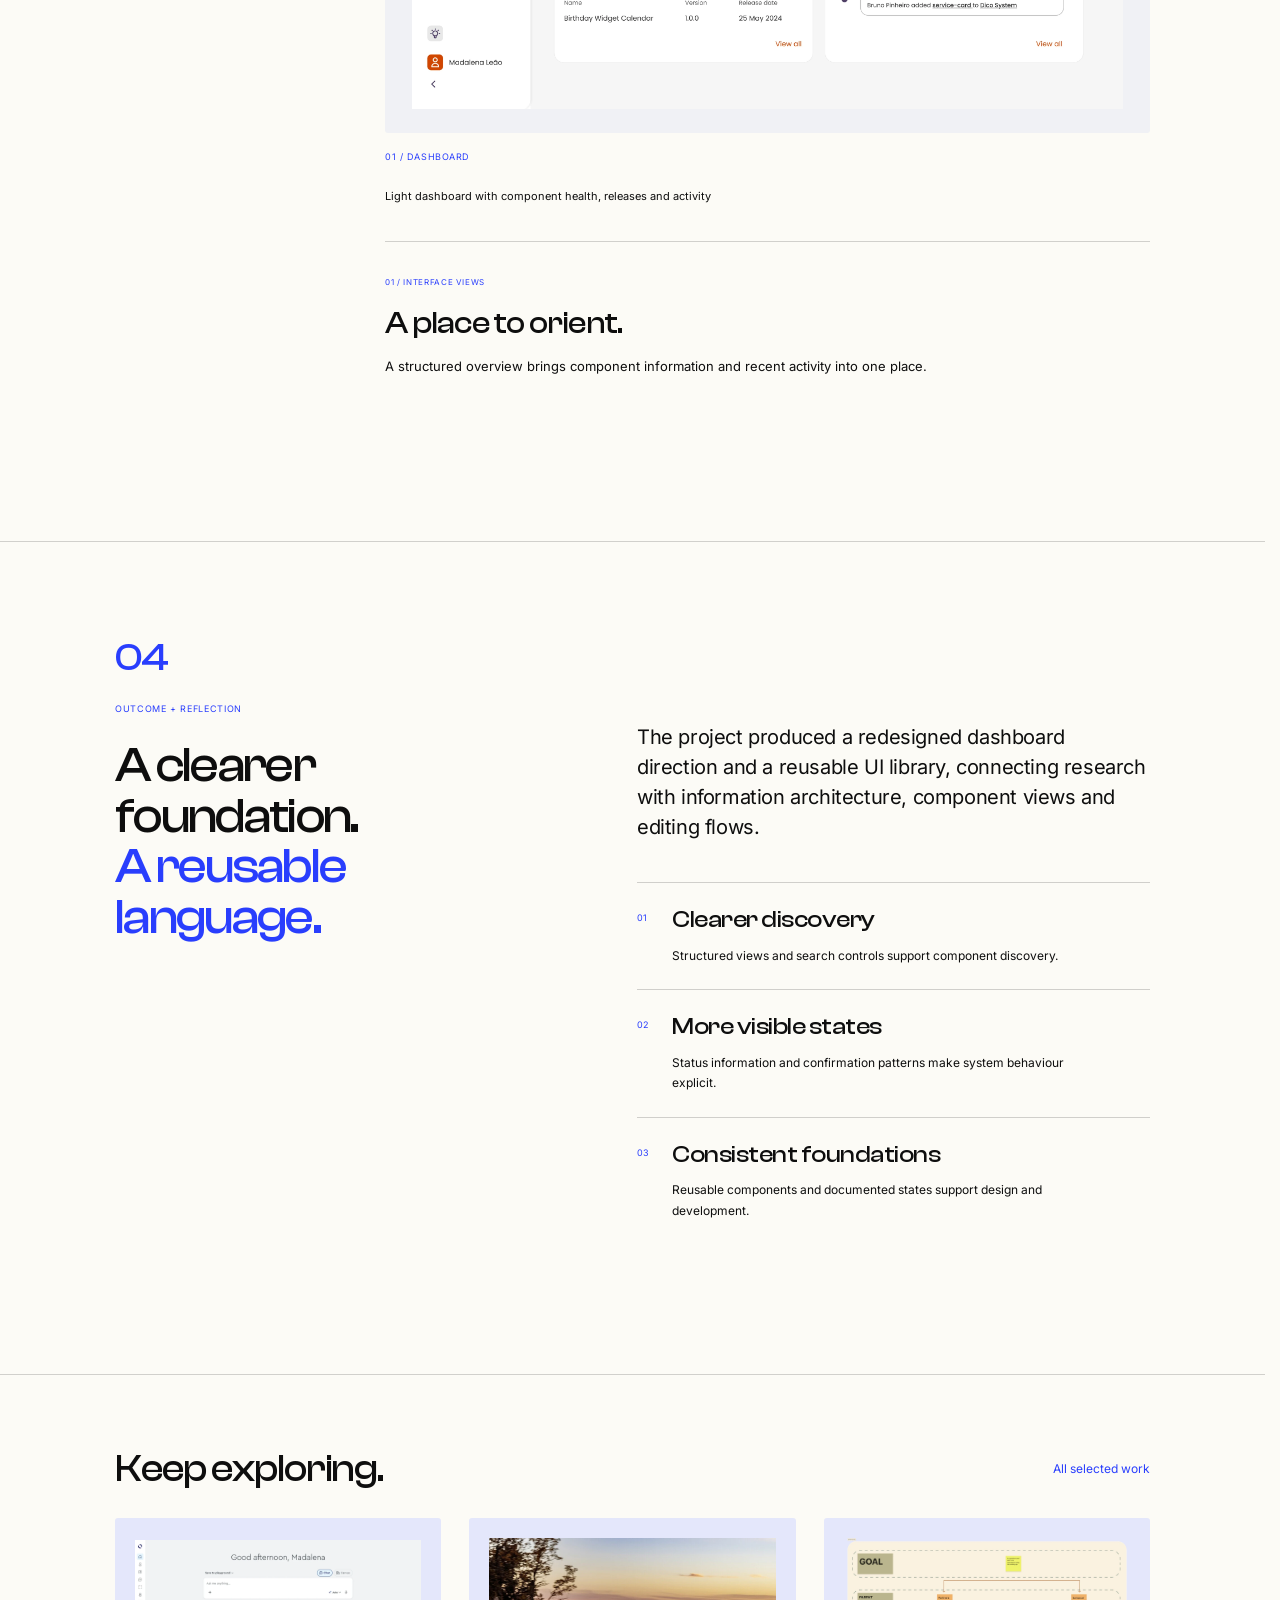
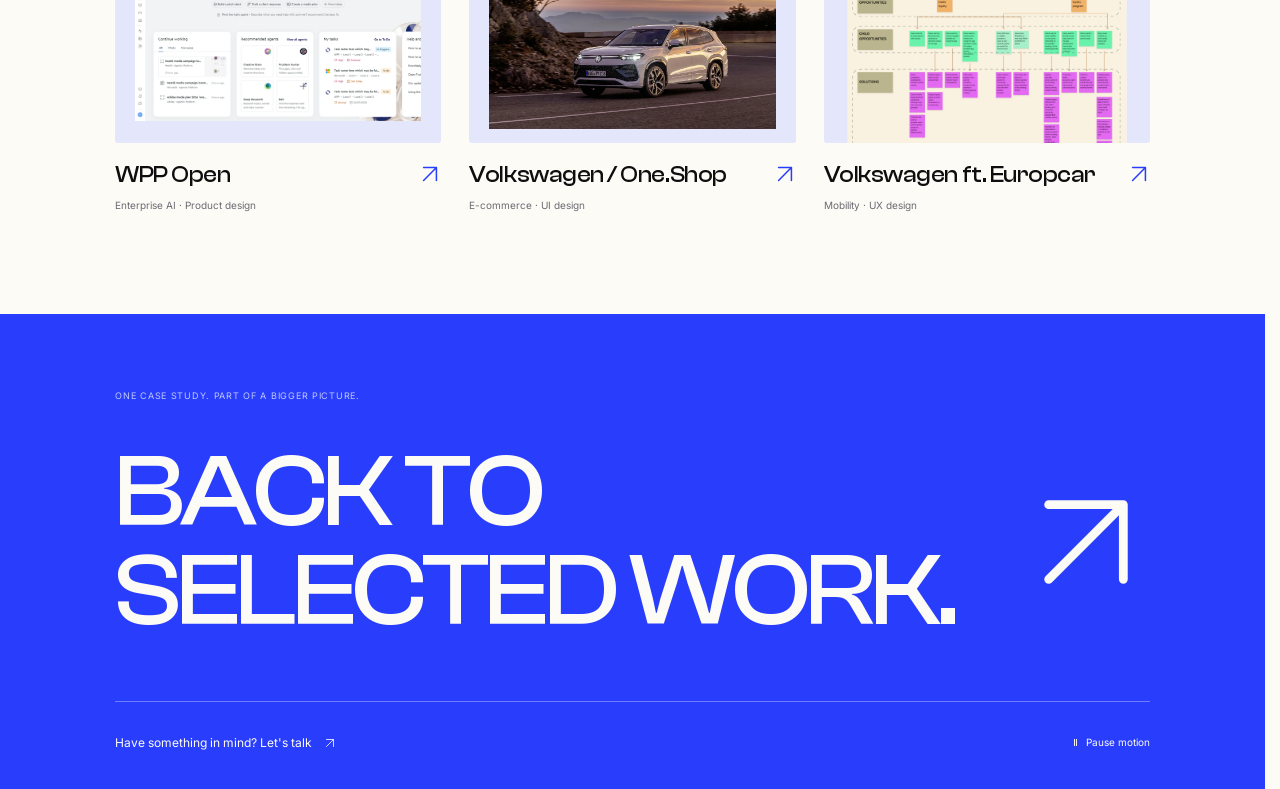
<file: ethereal-nexus/index.html>
<!doctype html>
<html lang="en">
  <head>
    <meta charset="utf-8" />
    <meta name="viewport" content="width=device-width, initial-scale=1" />
    <meta name="theme-color" content="#fcfbf6" />
    <meta
      name="description"
      content="Ethereal Nexus — a product design case study by Madalena Leão. Making developer component management clearer."
    />
    <meta name="robots" content="index, follow" />
    <link rel="canonical" href="https://madsleao.com/ethereal-nexus/" />
    <title>Ethereal Nexus — Madalena Leão</title>
    <link rel="icon" type="image/png" sizes="96x96" href="../assets/favicon.png" />
    <link rel="shortcut icon" href="../favicon.ico" />
    <link rel="apple-touch-icon" sizes="180x180" href="../assets/apple-touch-icon.png" />
    <link
      rel="preload"
      href="../assets/clash-display-medium.woff2"
      as="font"
      type="font/woff2"
      crossorigin
    />
    <link
      rel="preload"
      href="../assets/inter-regular.woff2"
      as="font"
      type="font/woff2"
      crossorigin
    />
    <link rel="stylesheet" href="../styles.css?v=motion-arrival-1" />
    <link rel="stylesheet" href="../case.css?v=title-masks-1" />
    <link rel="stylesheet" href="../projects.css?v=portfolio-2" />
    <script src="../case.js?v=motion-arrival-1" defer></script>
  </head>
  <body class="case-page">
    <a class="skip-link" href="#main">Skip to content</a>
    <header class="header">
      <a class="wordmark" href="../#top" aria-label="Madalena Leão, home"
        >mads leão<span aria-hidden="true">✦</span></a
      >
      <button
        class="menu-toggle"
        aria-label="Open navigation"
        aria-controls="navigation"
        aria-expanded="false"
        aria-haspopup="dialog"
        hidden
      >
        <span></span><span></span>
      </button>
    </header>

    <main id="main">
      <section
        class="case-hero case-wrap"
        id="top"
        aria-labelledby="case-title"
      >
        <a class="back-link" href="../projects/"
          ><svg
            class="icon-arrow"
            viewBox="0 0 24 24"
            aria-hidden="true"
            focusable="false"
          >
            <path d="M20 12H4m7-7-7 7 7 7" /></svg
          >Back to selected work</a
        >
        <div class="case-eyebrow">
          <span>02 / DEVELOPER TOOLS · PRODUCT DESIGNER</span><span>2025</span>
        </div>
        <h1 class="case-title stacked-title" id="case-title">
          <span class="title-lines"
            ><span class="line-mask"
              ><span class="hero-line">ETHEREAL</span></span
            ><span class="line-mask"
              ><span class="hero-line">NEXUS</span></span
            ></span
          ><span class="case-star" aria-hidden="true">✦</span>
        </h1>
        <div class="case-hero-copy">
          <h2>Components, without<br /><span>the guesswork.</span></h2>
          <div>
            <p>
              I redesigned a developer dashboard to make components easier to
              find, their status clearer and everyday updates easier to manage.
            </p>
            <a class="text-link" href="#context"
              >Explore the thinking<svg
                class="icon-arrow"
                viewBox="0 0 24 24"
                aria-hidden="true"
                focusable="false"
              >
                <path d="M12 4v16M5 13l7 7 7-7" /></svg
            ></a>
          </div>
        </div>
        <figure class="case-visual">
          <div class="case-visual-inner">
            <img
              src="./assets/dashboard-final.webp"
              width="2560"
              height="1821"
              alt="Ethereal Nexus dashboard with component summaries, recent releases and history"
              fetchpriority="high"
            />
          </div>
          <button
            class="image-open"
            data-image="./assets/dashboard-final.webp"
            data-title="The redesigned dashboard"
            aria-label="Enlarge The redesigned dashboard"
            hidden
          >
            <svg viewBox="0 0 24 24" aria-hidden="true" focusable="false">
              <path d="M9 4H4v5m11-5h5v5M4 15v5h5m6 0h5v-5" />
            </svg>
          </button>
          <figcaption>
            <span>THE REDESIGNED DASHBOARD</span
            ><span>DEVELOPER TOOLS · PRODUCT DESIGNER</span>
          </figcaption>
        </figure>
        <dl class="case-facts">
          <div>
            <dt>MY ROLE</dt>
            <dd>Product Designer</dd>
          </div>
          <div>
            <dt>TIMELINE</dt>
            <dd>6 months</dd>
          </div>
          <div>
            <dt>TOOLS</dt>
            <dd>Figma</dd>
          </div>
          <div>
            <dt>SECTOR</dt>
            <dd>Developer tools</dd>
          </div>
          <div>
            <dt>THE TEAM</dt>
            <dd>1 PD · 1 FE · 1 BE · 1 PM</dd>
          </div>
        </dl>
      </section>
      <nav class="chapter-nav" aria-label="Case study chapters">
        <span class="chapter-nav-label">THE THINKING BEHIND THE WORK</span>
        <div>
          <a href="#context"><span>01</span> Context</a
          ><a href="#research"><span>02</span> Research</a
          ><a href="#design"><span>03</span> Design</a
          ><a href="#outcome"><span>04</span> Outcome</a>
        </div>
        <span class="reading-progress" aria-hidden="true"></span>
      </nav>
      <section
        class="case-chapter case-wrap"
        id="context"
        aria-labelledby="context-title"
      >
        <div class="chapter-heading" data-reveal>
          <span class="chapter-number">01</span>
          <p>CONTEXT + PROBLEM</p>
          <h2 id="context-title">
            A useful tool.<br /><span>A difficult workflow.</span>
          </h2>
        </div>
        <div class="chapter-body">
          <div class="prose" data-reveal>
            <p class="lead">
              Finding a component was only the first hurdle. Understanding its
              state and knowing whether a change had saved were just as
              important.
            </p>
            <p>
              Ethereal Nexus connects independently developed frontend
              components with content management systems. Its dashboard supports
              developers creating and maintaining those components.
            </p>
            <p>
              The existing experience made routine tasks harder to navigate:
              long lists, unclear status labels and limited feedback during
              editing and saving.
            </p>
          </div>
          <p class="question" data-reveal>
            Find it. Understand it.<br /><span>Know what changed.</span>
          </p>
        </div>
        <figure class="wide-figure" data-reveal>
          <div class="interface-stage">
            <img
              src="./assets/dashboard-original.webp"
              width="2560"
              height="1449"
              alt="Original component screens and editing flows on a research board"
              loading="lazy"
              decoding="async"
            />
          </div>
          <button
            class="image-open"
            data-image="./assets/dashboard-original.webp"
            data-title="The starting point"
            aria-label="Enlarge The starting point"
            hidden
          >
            <svg viewBox="0 0 24 24" aria-hidden="true" focusable="false">
              <path d="M9 4H4v5m11-5h5v5M4 15v5h5m6 0h5v-5" />
            </svg>
          </button>
          <figcaption>
            <span>The starting point</span>
            <p>The original dashboard and component management flows.</p>
          </figcaption>
        </figure>
      </section>
      <section
        class="research-chapter"
        id="research"
        aria-labelledby="research-title"
      >
        <div class="case-wrap">
          <div class="research-top">
            <div class="chapter-heading" data-reveal>
              <span class="chapter-number">02</span>
              <p>RESEARCH + REFRAME</p>
              <h2 id="research-title">
                Everyday tasks.<br /><span>Recurring friction.</span>
              </h2>
            </div>
            <div class="research-intro" data-reveal>
              <p>
                I interviewed frontend developers and used realistic task
                scenarios to understand how they found, edited and managed
                components.
              </p>
              <p>
                How Might We questions, a developer persona and a journey map
                turned the findings into a shared direction with the developers
                and product manager.
              </p>
            </div>
          </div>
          <div class="research-signals">
            <div data-reveal>
              <span>01</span>
              <h3>Findability</h3>
              <p>Locate components without scanning long lists.</p>
            </div>
            <div data-reveal>
              <span>02</span>
              <h3>Status clarity</h3>
              <p>Understand which components are live or staged.</p>
            </div>
            <div data-reveal>
              <span>03</span>
              <h3>Editing</h3>
              <p>Reduce friction in everyday updates.</p>
            </div>
            <div data-reveal>
              <span>04</span>
              <h3>Feedback</h3>
              <p>Make it clear when a change has been applied.</p>
            </div>
          </div>
          <div class="artifact-grid">
            <figure data-reveal>
              <div class="artifact-stage">
                <img
                  src="./assets/research-questions.webp"
                  width="2560"
                  height="2038"
                  alt="How Might We research questions organised into six opportunity areas"
                  loading="lazy"
                  decoding="async"
                />
              </div>
              <button
                class="image-open"
                data-image="./assets/research-questions.webp"
                data-title="Turning findings into questions"
                aria-label="Enlarge Turning findings into questions"
                hidden
              >
                <svg viewBox="0 0 24 24" aria-hidden="true" focusable="false">
                  <path d="M9 4H4v5m11-5h5v5M4 15v5h5m6 0h5v-5" />
                </svg>
              </button>
              <figcaption>Turning findings into questions</figcaption>
            </figure>
            <figure data-reveal>
              <div class="artifact-stage">
                <img
                  src="./assets/developer-journey.webp"
                  width="2560"
                  height="1153"
                  alt="Developer persona with goals, frustrations, behaviours and needs"
                  loading="lazy"
                  decoding="async"
                />
              </div>
              <button
                class="image-open"
                data-image="./assets/developer-journey.webp"
                data-title="Keeping the developer in view"
                aria-label="Enlarge Keeping the developer in view"
                hidden
              >
                <svg viewBox="0 0 24 24" aria-hidden="true" focusable="false">
                  <path d="M9 4H4v5m11-5h5v5M4 15v5h5m6 0h5v-5" />
                </svg>
              </button>
              <figcaption>Keeping the developer in view</figcaption>
            </figure>
          </div>
          <p class="research-bridge" data-reveal>
            The direction:
            <span
              >make components easier to find, their state clearer and updates
              easier to manage.</span
            >
          </p>
        </div>
      </section>
      <section
        class="design-chapter case-wrap"
        id="design"
        aria-labelledby="design-title"
      >
        <div class="design-heading">
          <div class="chapter-heading" data-reveal>
            <span class="chapter-number">03</span>
            <p>PRIORITISING + DESIGN</p>
            <h2 id="design-title">
              From friction<br /><span>to a clearer system.</span>
            </h2>
          </div>
          <div class="prose" data-reveal>
            <p class="lead">
              I worked with the team to weigh user value against implementation
              effort.
            </p>
            <p>
              Wireframes explored the dashboard structure and key workflows
              before the work became a reusable UI library and a redesigned
              interface direction.
            </p>
          </div>
        </div>
        <figure class="wide-figure" data-reveal>
          <div class="interface-stage">
            <img
              src="./assets/prioritisation.webp"
              width="2560"
              height="1491"
              alt="Value versus effort matrix separating quick wins, big bets, incremental improvements and deprioritised work"
              loading="lazy"
              decoding="async"
            />
          </div>
          <button
            class="image-open"
            data-image="./assets/prioritisation.webp"
            data-title="Balancing value and effort"
            aria-label="Enlarge Balancing value and effort"
            hidden
          >
            <svg viewBox="0 0 24 24" aria-hidden="true" focusable="false">
              <path d="M9 4H4v5m11-5h5v5M4 15v5h5m6 0h5v-5" />
            </svg>
          </button>
          <figcaption>
            <span>Balancing value and effort</span>
            <p>Prioritisation with the developers and product manager.</p>
          </figcaption>
        </figure>
        <div class="artifact-grid three-up">
          <figure data-reveal>
            <div class="artifact-stage">
              <img
                src="./assets/wireframe-dashboard.webp"
                width="2560"
                height="1821"
                alt="Dashboard wireframe showing component health, releases and history"
                loading="lazy"
                decoding="async"
              />
            </div>
            <button
              class="image-open"
              data-image="./assets/wireframe-dashboard.webp"
              data-title="Dashboard structure"
              aria-label="Enlarge Dashboard structure"
              hidden
            >
              <svg viewBox="0 0 24 24" aria-hidden="true" focusable="false">
                <path d="M9 4H4v5m11-5h5v5M4 15v5h5m6 0h5v-5" />
              </svg>
            </button>
            <figcaption>Dashboard structure</figcaption>
          </figure>
          <figure data-reveal>
            <div class="artifact-stage">
              <img
                src="./assets/wireframe-components.webp"
                width="2560"
                height="1821"
                alt="Project component list wireframe with status and filtering controls"
                loading="lazy"
                decoding="async"
              />
            </div>
            <button
              class="image-open"
              data-image="./assets/wireframe-components.webp"
              data-title="Component management"
              aria-label="Enlarge Component management"
              hidden
            >
              <svg viewBox="0 0 24 24" aria-hidden="true" focusable="false">
                <path d="M9 4H4v5m11-5h5v5M4 15v5h5m6 0h5v-5" />
              </svg>
            </button>
            <figcaption>Component management</figcaption>
          </figure>
          <figure data-reveal>
            <div class="artifact-stage">
              <img
                src="./assets/wireframe-confirmation.webp"
                width="2560"
                height="1821"
                alt="Dashboard wireframe with a confirmation dialog"
                loading="lazy"
                decoding="async"
              />
            </div>
            <button
              class="image-open"
              data-image="./assets/wireframe-confirmation.webp"
              data-title="Confirmation and feedback"
              aria-label="Enlarge Confirmation and feedback"
              hidden
            >
              <svg viewBox="0 0 24 24" aria-hidden="true" focusable="false">
                <path d="M9 4H4v5m11-5h5v5M4 15v5h5m6 0h5v-5" />
              </svg>
            </button>
            <figcaption>Confirmation and feedback</figcaption>
          </figure>
        </div>
        <div class="case-gallery">
          <div class="design-explorer gallery-explorer">
            <div
              class="design-tabs"
              role="tablist"
              aria-label="Interface views"
              hidden
            >
              <button
                role="tab"
                id="tab-0"
                aria-controls="panel-0"
                aria-selected="true"
                tabindex="0"
                data-index="0"
              >
                <span>01</span><span>Dashboard</span
                ><svg
                  class="icon-arrow"
                  viewBox="0 0 24 24"
                  aria-hidden="true"
                  focusable="false"
                >
                  <path d="M5 19 19 5M5 5h14v14" />
                </svg></button
              ><button
                role="tab"
                id="tab-1"
                aria-controls="panel-1"
                aria-selected="false"
                tabindex="-1"
                data-index="1"
              >
                <span>02</span><span>Projects</span
                ><svg
                  class="icon-arrow"
                  viewBox="0 0 24 24"
                  aria-hidden="true"
                  focusable="false"
                >
                  <path d="M5 19 19 5M5 5h14v14" />
                </svg></button
              ><button
                role="tab"
                id="tab-2"
                aria-controls="panel-2"
                aria-selected="false"
                tabindex="-1"
                data-index="2"
              >
                <span>03</span><span>Components</span
                ><svg
                  class="icon-arrow"
                  viewBox="0 0 24 24"
                  aria-hidden="true"
                  focusable="false"
                >
                  <path d="M5 19 19 5M5 5h14v14" />
                </svg></button
              ><button
                role="tab"
                id="tab-3"
                aria-controls="panel-3"
                aria-selected="false"
                tabindex="-1"
                data-index="3"
              >
                <span>04</span><span>Project view</span
                ><svg
                  class="icon-arrow"
                  viewBox="0 0 24 24"
                  aria-hidden="true"
                  focusable="false"
                >
                  <path d="M5 19 19 5M5 5h14v14" />
                </svg></button
              ><button
                role="tab"
                id="tab-4"
                aria-controls="panel-4"
                aria-selected="false"
                tabindex="-1"
                data-index="4"
              >
                <span>05</span><span>Dark theme</span
                ><svg
                  class="icon-arrow"
                  viewBox="0 0 24 24"
                  aria-hidden="true"
                  focusable="false"
                >
                  <path d="M5 19 19 5M5 5h14v14" />
                </svg></button
              ><button
                role="tab"
                id="tab-5"
                aria-controls="panel-5"
                aria-selected="false"
                tabindex="-1"
                data-index="5"
              >
                <span>06</span><span>Settings</span
                ><svg
                  class="icon-arrow"
                  viewBox="0 0 24 24"
                  aria-hidden="true"
                  focusable="false"
                >
                  <path d="M5 19 19 5M5 5h14v14" />
                </svg>
              </button>
            </div>
            <div class="design-workspace">
              <p class="gallery-eyebrow">
                EXPLORE THE WORK · ENLARGE FOR DETAIL
              </p>
              <div
                class="design-panel"
                id="panel-0"
                data-panel="0"
                role="tabpanel"
                aria-labelledby="tab-0"
              >
                <figure>
                  <div class="comparison-stage">
                    <img
                      src="./assets/dashboard-final.webp"
                      width="2560"
                      height="1821"
                      alt="Light dashboard with component health, releases and activity"
                      loading="lazy"
                      decoding="async"
                    />
                  </div>
                  <button
                    class="image-open"
                    data-image="./assets/dashboard-final.webp"
                    data-title="A place to orient."
                    aria-label="Enlarge A place to orient."
                    hidden
                  >
                    <svg
                      viewBox="0 0 24 24"
                      aria-hidden="true"
                      focusable="false"
                    >
                      <path d="M9 4H4v5m11-5h5v5M4 15v5h5m6 0h5v-5" />
                    </svg>
                  </button>
                  <figcaption>
                    <span>01 / DASHBOARD</span>
                    <p>
                      Light dashboard with component health, releases and
                      activity
                    </p>
                  </figcaption>
                </figure>
                <div class="decision-copy">
                  <span>01 / INTERFACE VIEWS</span>
                  <h3>A place to orient.</h3>
                  <p>
                    A structured overview brings component information and
                    recent activity into one place.
                  </p>
                </div>
              </div>
              <div
                class="design-panel"
                id="panel-1"
                data-panel="1"
                role="tabpanel"
                aria-labelledby="tab-1"
              >
                <figure>
                  <div class="comparison-stage">
                    <img
                      src="./assets/interface-02.webp"
                      width="2560"
                      height="1821"
                      alt="Light project overview with project cards and summary information"
                      loading="lazy"
                      decoding="async"
                    />
                  </div>
                  <button
                    class="image-open"
                    data-image="./assets/interface-02.webp"
                    data-title="Find the right project."
                    aria-label="Enlarge Find the right project."
                    hidden
                  >
                    <svg
                      viewBox="0 0 24 24"
                      aria-hidden="true"
                      focusable="false"
                    >
                      <path d="M9 4H4v5m11-5h5v5M4 15v5h5m6 0h5v-5" />
                    </svg>
                  </button>
                  <figcaption>
                    <span>02 / PROJECTS</span>
                    <p>
                      Light project overview with project cards and summary
                      information
                    </p>
                  </figcaption>
                </figure>
                <div class="decision-copy">
                  <span>02 / INTERFACE VIEWS</span>
                  <h3>Find the right project.</h3>
                  <p>
                    The project overview groups work into a consistent set of
                    cards, with summary information above.
                  </p>
                </div>
              </div>
              <div
                class="design-panel"
                id="panel-2"
                data-panel="2"
                role="tabpanel"
                aria-labelledby="tab-2"
              >
                <figure>
                  <div class="comparison-stage">
                    <img
                      src="./assets/interface-03.webp"
                      width="2560"
                      height="1821"
                      alt="Component detail showing versions, live and staged states and actions"
                      loading="lazy"
                      decoding="async"
                    />
                  </div>
                  <button
                    class="image-open"
                    data-image="./assets/interface-03.webp"
                    data-title="Make component state visible."
                    aria-label="Enlarge Make component state visible."
                    hidden
                  >
                    <svg
                      viewBox="0 0 24 24"
                      aria-hidden="true"
                      focusable="false"
                    >
                      <path d="M9 4H4v5m11-5h5v5M4 15v5h5m6 0h5v-5" />
                    </svg>
                  </button>
                  <figcaption>
                    <span>03 / COMPONENTS</span>
                    <p>
                      Component detail showing versions, live and staged states
                      and actions
                    </p>
                  </figcaption>
                </figure>
                <div class="decision-copy">
                  <span>03 / INTERFACE VIEWS</span>
                  <h3>Make component state visible.</h3>
                  <p>
                    Versions, state labels and actions sit within the component
                    detail rather than being left implicit.
                  </p>
                </div>
              </div>
              <div
                class="design-panel"
                id="panel-3"
                data-panel="3"
                role="tabpanel"
                aria-labelledby="tab-3"
              >
                <figure>
                  <div class="comparison-stage">
                    <img
                      src="./assets/interface-05.webp"
                      width="2560"
                      height="1821"
                      alt="Project component table with versions and status indicators"
                      loading="lazy"
                      decoding="async"
                    />
                  </div>
                  <button
                    class="image-open"
                    data-image="./assets/interface-05.webp"
                    data-title="Manage related components."
                    aria-label="Enlarge Manage related components."
                    hidden
                  >
                    <svg
                      viewBox="0 0 24 24"
                      aria-hidden="true"
                      focusable="false"
                    >
                      <path d="M9 4H4v5m11-5h5v5M4 15v5h5m6 0h5v-5" />
                    </svg>
                  </button>
                  <figcaption>
                    <span>04 / PROJECT VIEW</span>
                    <p>
                      Project component table with versions and status
                      indicators
                    </p>
                  </figcaption>
                </figure>
                <div class="decision-copy">
                  <span>04 / INTERFACE VIEWS</span>
                  <h3>Manage related components.</h3>
                  <p>
                    A project-level list connects the components, versions and
                    states that belong to the same work.
                  </p>
                </div>
              </div>
              <div
                class="design-panel"
                id="panel-4"
                data-panel="4"
                role="tabpanel"
                aria-labelledby="tab-4"
              >
                <figure>
                  <div class="comparison-stage">
                    <img
                      src="./assets/interface-01.webp"
                      width="2560"
                      height="1821"
                      alt="Dark dashboard with the same component summaries, releases and history"
                      loading="lazy"
                      decoding="async"
                    />
                  </div>
                  <button
                    class="image-open"
                    data-image="./assets/interface-01.webp"
                    data-title="Keep the structure consistent."
                    aria-label="Enlarge Keep the structure consistent."
                    hidden
                  >
                    <svg
                      viewBox="0 0 24 24"
                      aria-hidden="true"
                      focusable="false"
                    >
                      <path d="M9 4H4v5m11-5h5v5M4 15v5h5m6 0h5v-5" />
                    </svg>
                  </button>
                  <figcaption>
                    <span>05 / DARK THEME</span>
                    <p>
                      Dark dashboard with the same component summaries, releases
                      and history
                    </p>
                  </figcaption>
                </figure>
                <div class="decision-copy">
                  <span>05 / INTERFACE VIEWS</span>
                  <h3>Keep the structure consistent.</h3>
                  <p>
                    The interface library carries the same hierarchy into a dark
                    theme.
                  </p>
                </div>
              </div>
              <div
                class="design-panel"
                id="panel-5"
                data-panel="5"
                role="tabpanel"
                aria-labelledby="tab-5"
              >
                <figure>
                  <div class="comparison-stage">
                    <img
                      src="./assets/interface-04.webp"
                      width="2560"
                      height="1821"
                      alt="Dark project settings with a project description and save control"
                      loading="lazy"
                      decoding="async"
                    />
                  </div>
                  <button
                    class="image-open"
                    data-image="./assets/interface-04.webp"
                    data-title="Support the editing flow."
                    aria-label="Enlarge Support the editing flow."
                    hidden
                  >
                    <svg
                      viewBox="0 0 24 24"
                      aria-hidden="true"
                      focusable="false"
                    >
                      <path d="M9 4H4v5m11-5h5v5M4 15v5h5m6 0h5v-5" />
                    </svg>
                  </button>
                  <figcaption>
                    <span>06 / SETTINGS</span>
                    <p>
                      Dark project settings with a project description and save
                      control
                    </p>
                  </figcaption>
                </figure>
                <div class="decision-copy">
                  <span>06 / INTERFACE VIEWS</span>
                  <h3>Support the editing flow.</h3>
                  <p>
                    The settings view makes editable information and its save
                    action explicit.
                  </p>
                </div>
              </div>
            </div>
          </div>
        </div>
      </section>
      <section
        class="outcome-chapter case-wrap"
        id="outcome"
        aria-labelledby="outcome-title"
      >
        <div class="chapter-heading" data-reveal>
          <span class="chapter-number">04</span>
          <p>OUTCOME + REFLECTION</p>
          <h2 id="outcome-title">
            A clearer foundation.<br /><span>A reusable language.</span>
          </h2>
        </div>
        <div class="outcome-body">
          <p class="lead" data-reveal>
            The project produced a redesigned dashboard direction and a reusable
            UI library, connecting research with information architecture,
            component views and editing flows.
          </p>
          <div class="outcome-list">
            <div data-reveal>
              <span>01</span>
              <h3>Clearer discovery</h3>
              <p>
                Structured views and search controls support component
                discovery.
              </p>
            </div>
            <div data-reveal>
              <span>02</span>
              <h3>More visible states</h3>
              <p>
                Status information and confirmation patterns make system
                behaviour explicit.
              </p>
            </div>
            <div data-reveal>
              <span>03</span>
              <h3>Consistent foundations</h3>
              <p>
                Reusable components and documented states support design and
                development.
              </p>
            </div>
          </div>
        </div>
      </section>
      <section class="related-work case-wrap" aria-labelledby="related-title">
        <div class="related-heading">
          <h2 id="related-title">Keep exploring.</h2>
          <a href="../projects/">All selected work</a>
        </div>
        <div class="related-grid">
          <a
            class="related-card"
            href="../wpp-open/"
            aria-label="WPP Open — explore the case study"
            ><div class="related-image">
              <img
                src="../assets/wpp-open.webp"
                width="1440"
                height="907"
                loading="lazy"
                decoding="async"
                alt="WPP Open project preview"
              />
            </div>
            <div class="related-card-copy">
              <div>
                <h3>WPP Open</h3>
                <p>Enterprise AI · Product design</p>
              </div>
              <svg
                class="icon-arrow"
                viewBox="0 0 24 24"
                aria-hidden="true"
                focusable="false"
              >
                <path d="M5 19 19 5M5 5h14v14" />
              </svg></div></a
          ><a
            class="related-card"
            href="../one-shop/"
            aria-label="Volkswagen / One.Shop — explore the case study"
            ><div class="related-image">
              <img
                src="../assets/one-shop.webp"
                width="1024"
                height="683"
                loading="lazy"
                decoding="async"
                alt="Volkswagen / One.Shop project preview"
              />
            </div>
            <div class="related-card-copy">
              <div>
                <h3>Volkswagen / One.Shop</h3>
                <p>E-commerce · UI design</p>
              </div>
              <svg
                class="icon-arrow"
                viewBox="0 0 24 24"
                aria-hidden="true"
                focusable="false"
              >
                <path d="M5 19 19 5M5 5h14v14" />
              </svg></div></a
          ><a
            class="related-card"
            href="../europcar/"
            aria-label="Volkswagen ft. Europcar — explore the case study"
            ><div class="related-image">
              <img
                src="../assets/europcar.webp"
                width="1440"
                height="1197"
                loading="lazy"
                decoding="async"
                alt="Volkswagen ft. Europcar project preview"
              />
            </div>
            <div class="related-card-copy">
              <div>
                <h3>Volkswagen ft. Europcar</h3>
                <p>Mobility · UX design</p>
              </div>
              <svg
                class="icon-arrow"
                viewBox="0 0 24 24"
                aria-hidden="true"
                focusable="false"
              >
                <path d="M5 19 19 5M5 5h14v14" />
              </svg></div
          ></a>
        </div>
      </section>
      <section class="case-end case-wrap" aria-labelledby="end-title">
        <p class="small-label">ONE CASE STUDY. PART OF A BIGGER PICTURE.</p>
        <a class="return-work" href="../projects/"
          ><h2 id="end-title">BACK TO<br />SELECTED WORK.</h2>
          <svg
            class="icon-arrow"
            viewBox="0 0 24 24"
            aria-hidden="true"
            focusable="false"
          >
            <path d="M5 19 19 5M5 5h14v14" /></svg
        ></a>
        <div class="case-end-bottom">
          <a href="../contact/"
            >Have something in mind? Let's talk
            <svg
              class="icon-arrow"
              viewBox="0 0 24 24"
              aria-hidden="true"
              focusable="false"
            >
              <path d="M5 19 19 5M5 5h14v14" /></svg></a
          ><button class="motion-toggle" aria-pressed="false">
            <span aria-hidden="true">Ⅱ</span
            ><span class="motion-label">Pause motion</span>
          </button>
        </div>
      </section>
    </main>
    <dialog id="navigation" aria-labelledby="menu-title">
      <div class="menu-backdrop"></div>
      <button class="menu-close" aria-label="Close navigation" autofocus>
        ×
      </button>
      <div class="menu-panel">
        <div class="menu-content">
          <p class="menu-kicker" id="menu-title">NAVIGATION</p>
          <nav aria-label="Expanded navigation">
            <a href="../#top">Home<span>01</span></a
            ><a href="../projects/">Work<span>02</span></a
            ><a href="../#about">About<span>03</span></a
            ><a href="../#contact">Contact<span>04</span></a>
          </nav>
          <div class="menu-bottom">
            <span>LESS CHAOS · MORE CLARITY</span
            ><a href="../contact/"
              >Say hello<svg
                class="icon-arrow"
                viewBox="0 0 24 24"
                aria-hidden="true"
                focusable="false"
              >
                <path d="M5 19 19 5M5 5h14v14" /></svg
            ></a>
          </div>
        </div>
      </div>
    </dialog>
    <dialog
      class="image-view"
      id="image-view"
      aria-labelledby="image-view-title"
    >
      <div class="image-view-toolbar">
        <h2 id="image-view-title">Interface detail</h2>
        <button class="image-size" aria-pressed="false">Actual size</button>
      </div>
      <button
        class="menu-close image-view-close"
        aria-label="Close image"
        autofocus
      >
        ×
      </button>
      <div class="image-view-scroll"><img alt="" /></div>
    </dialog>
  </body>
</html>
</file>
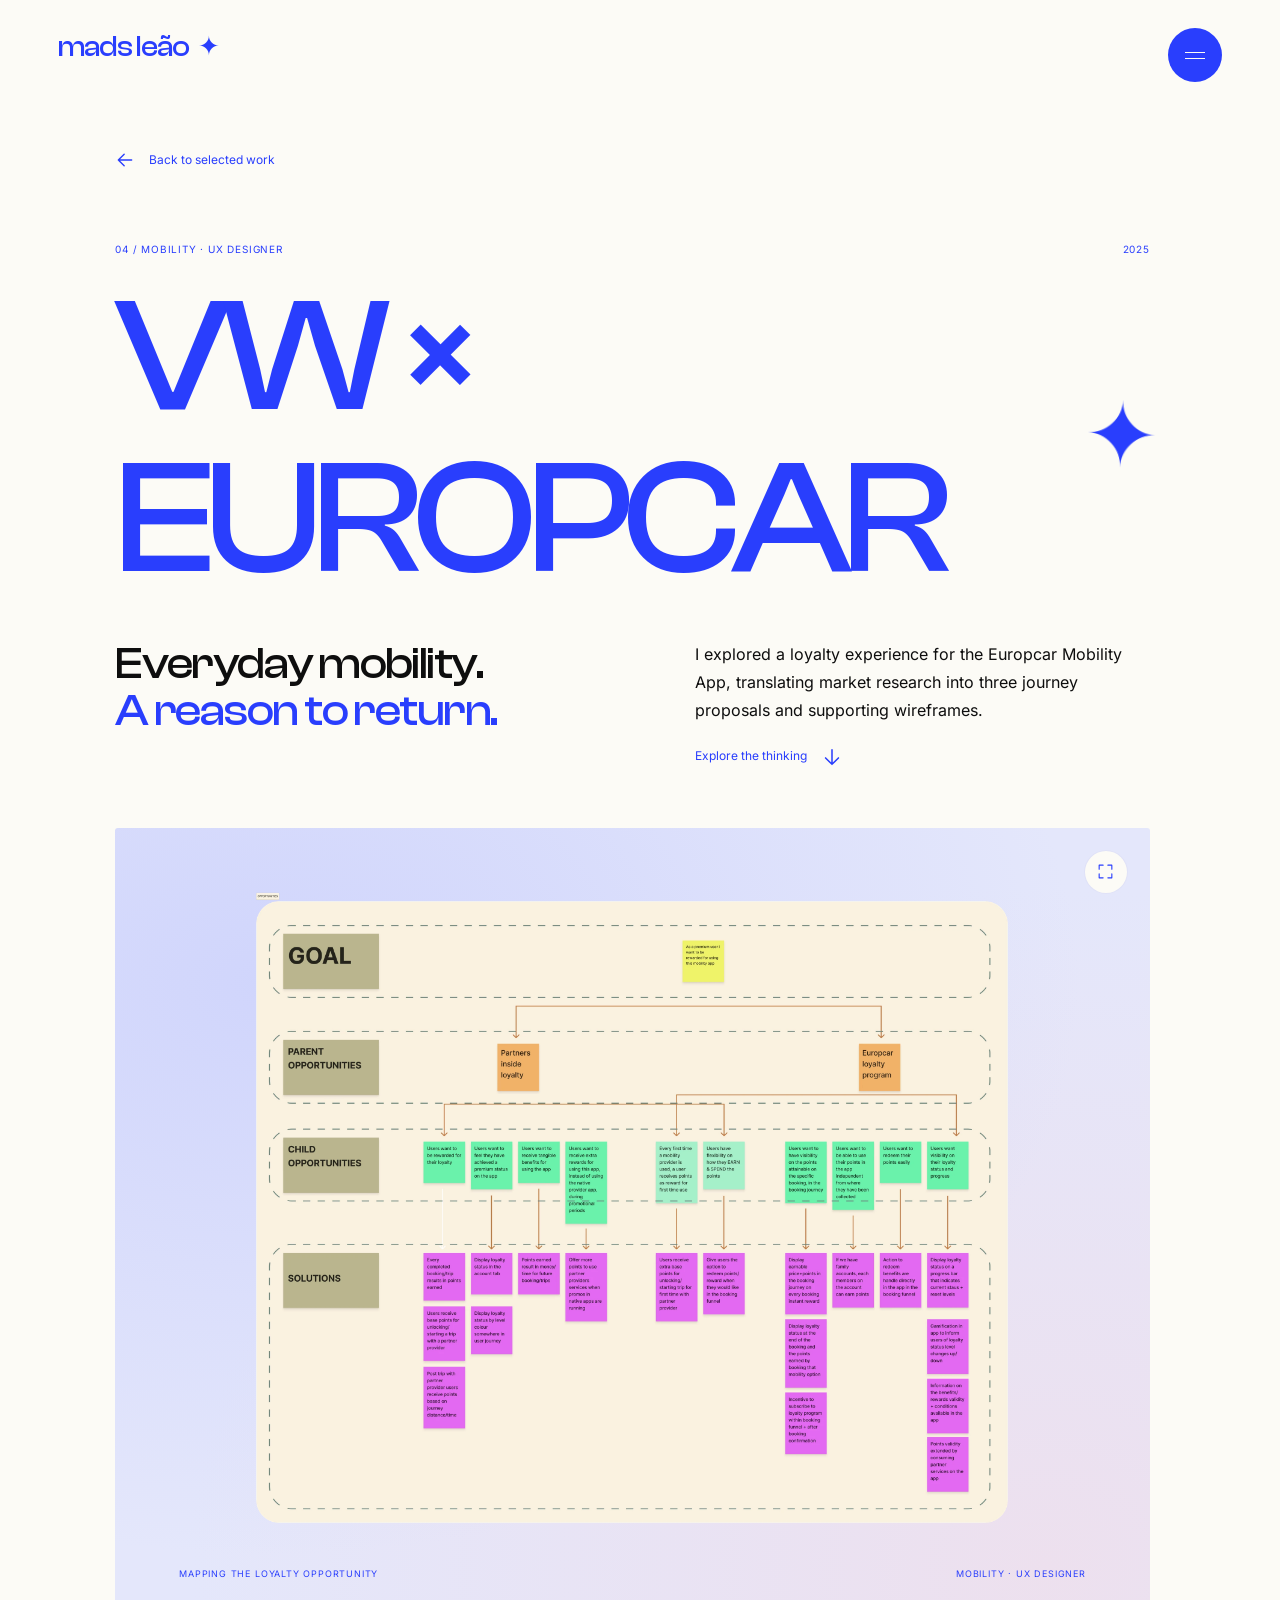
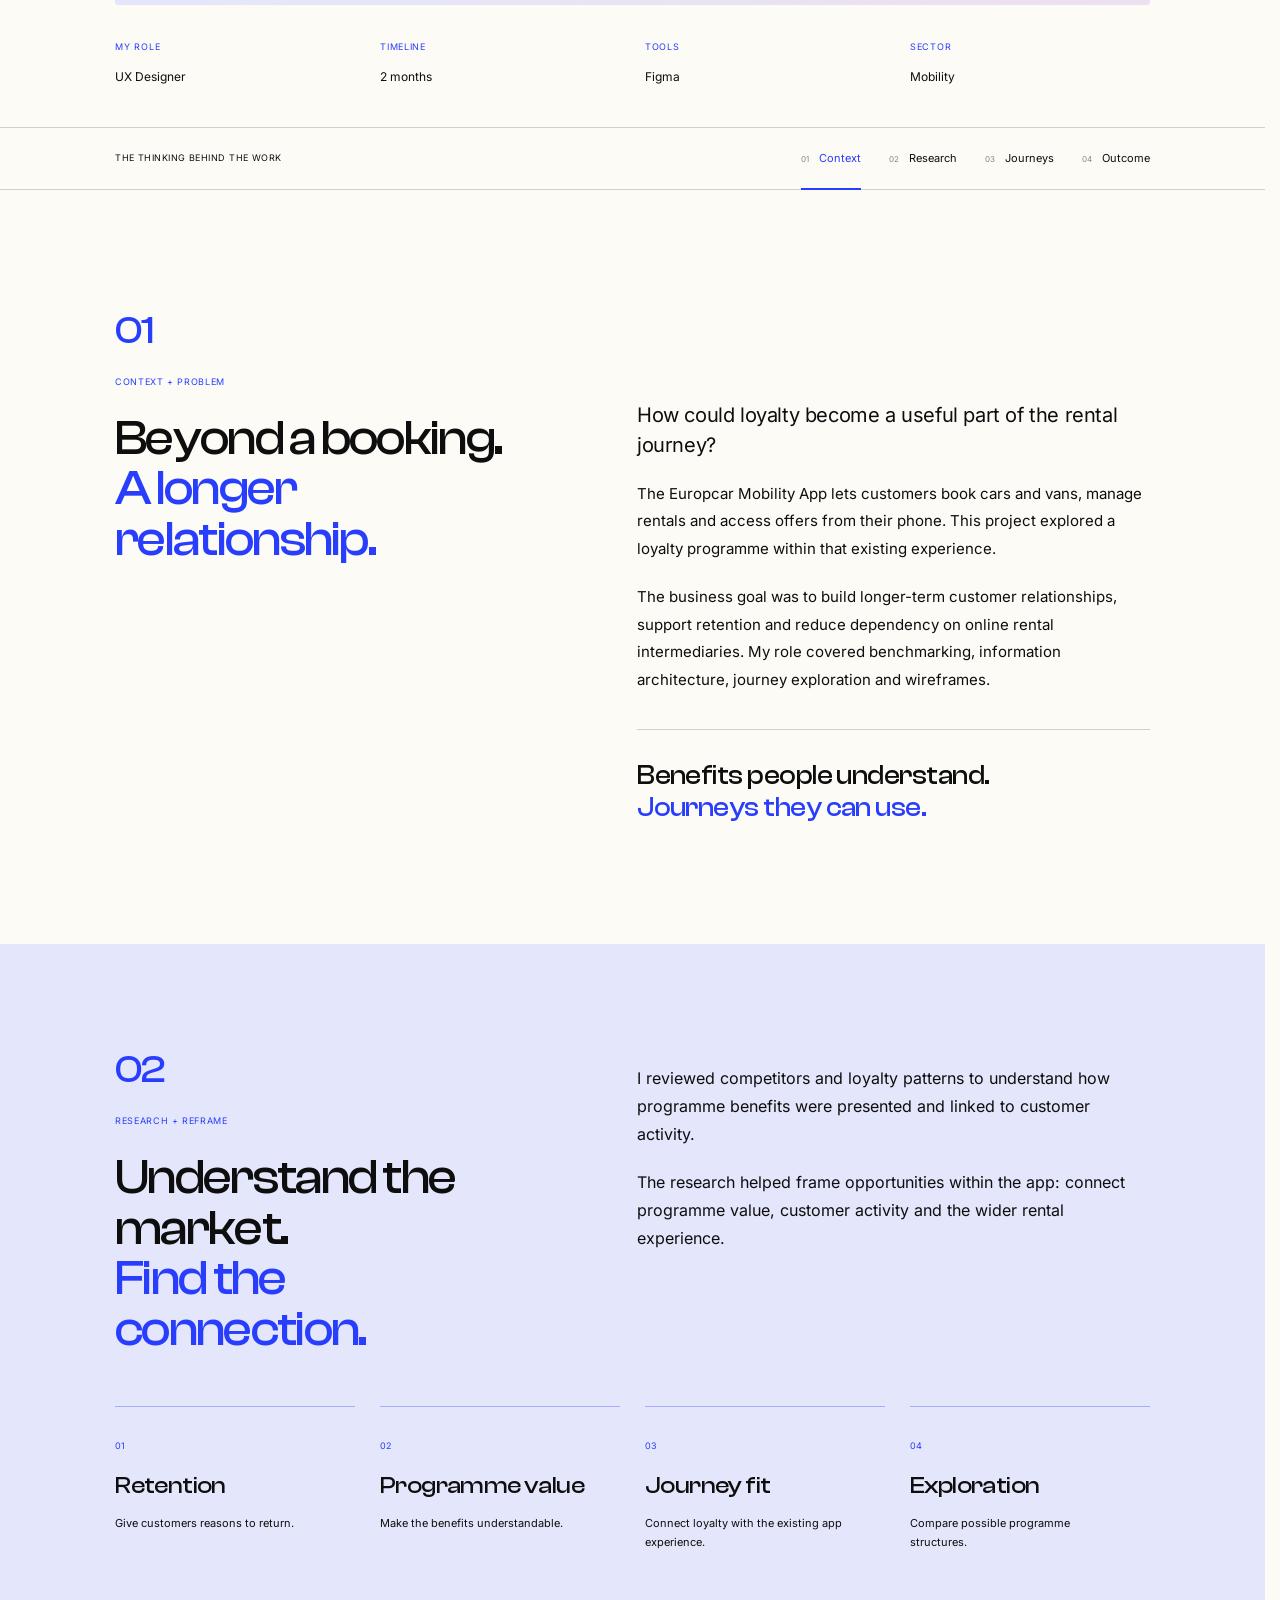
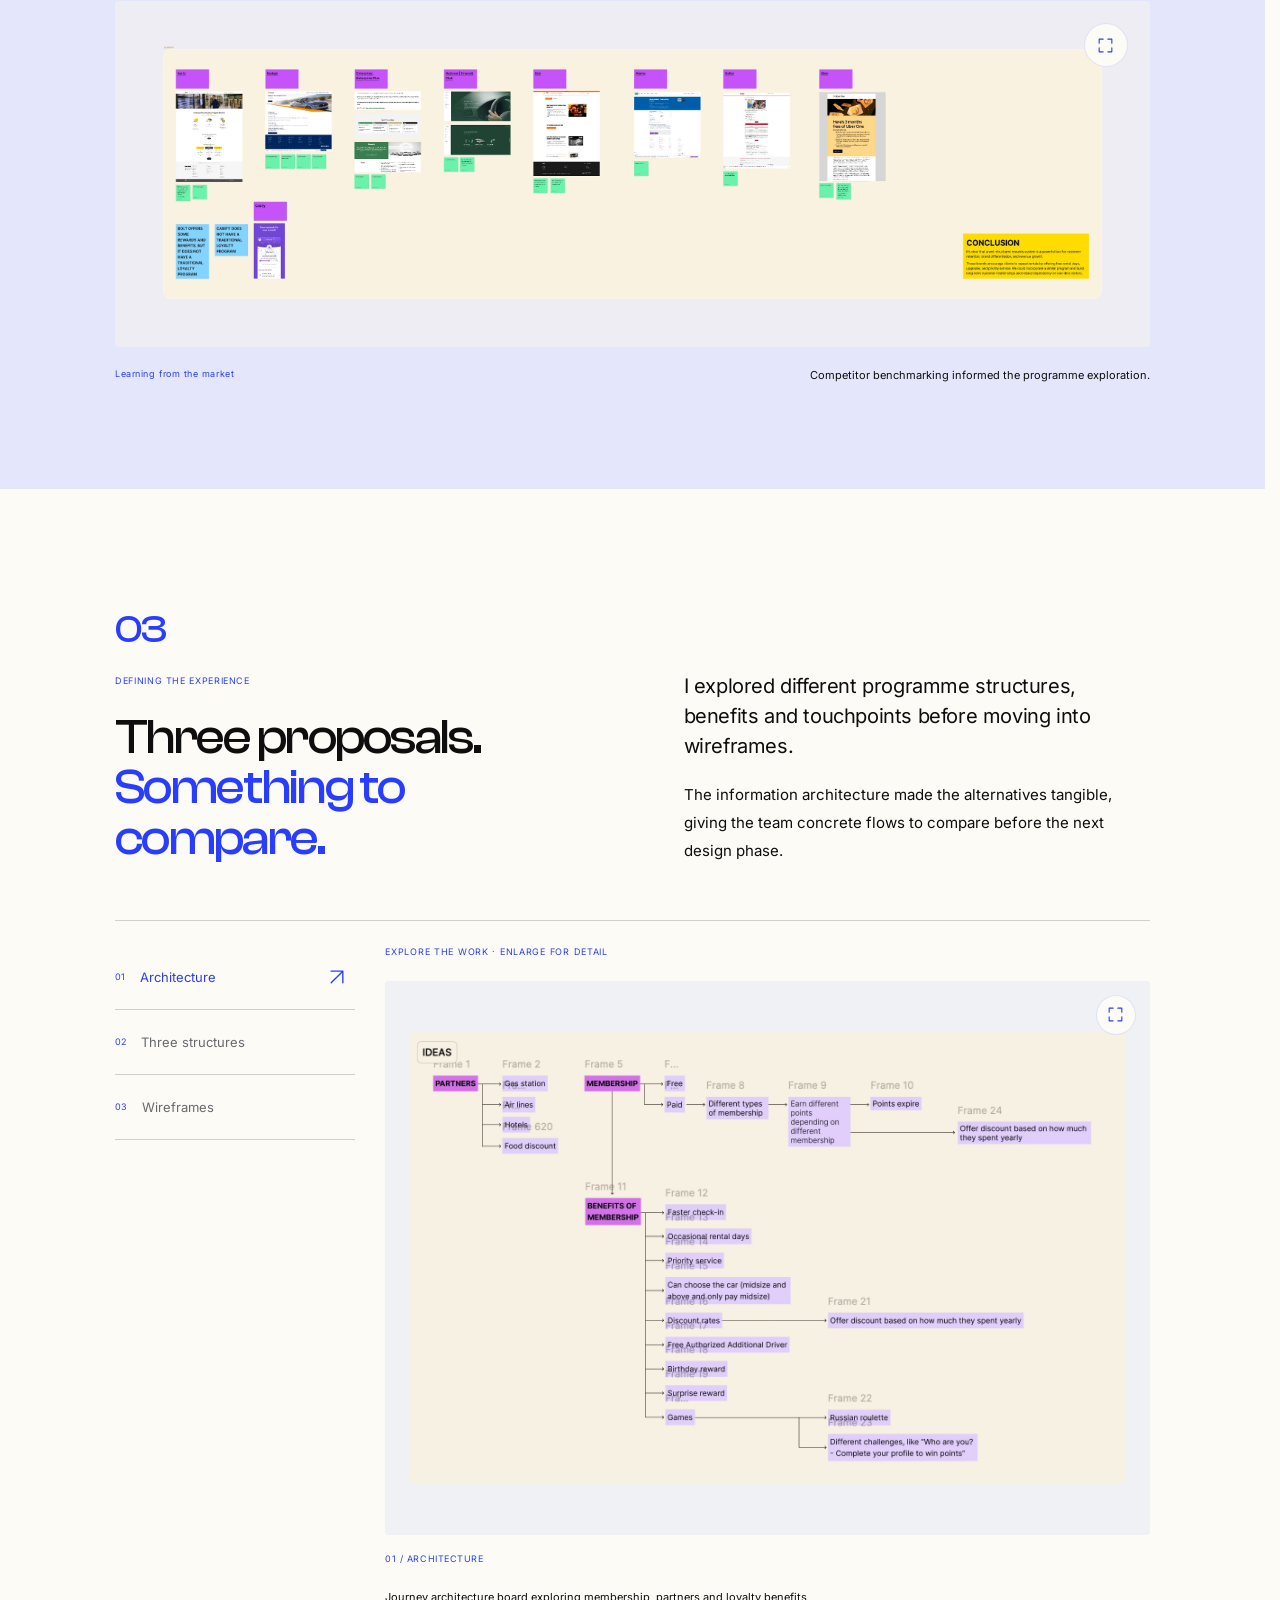
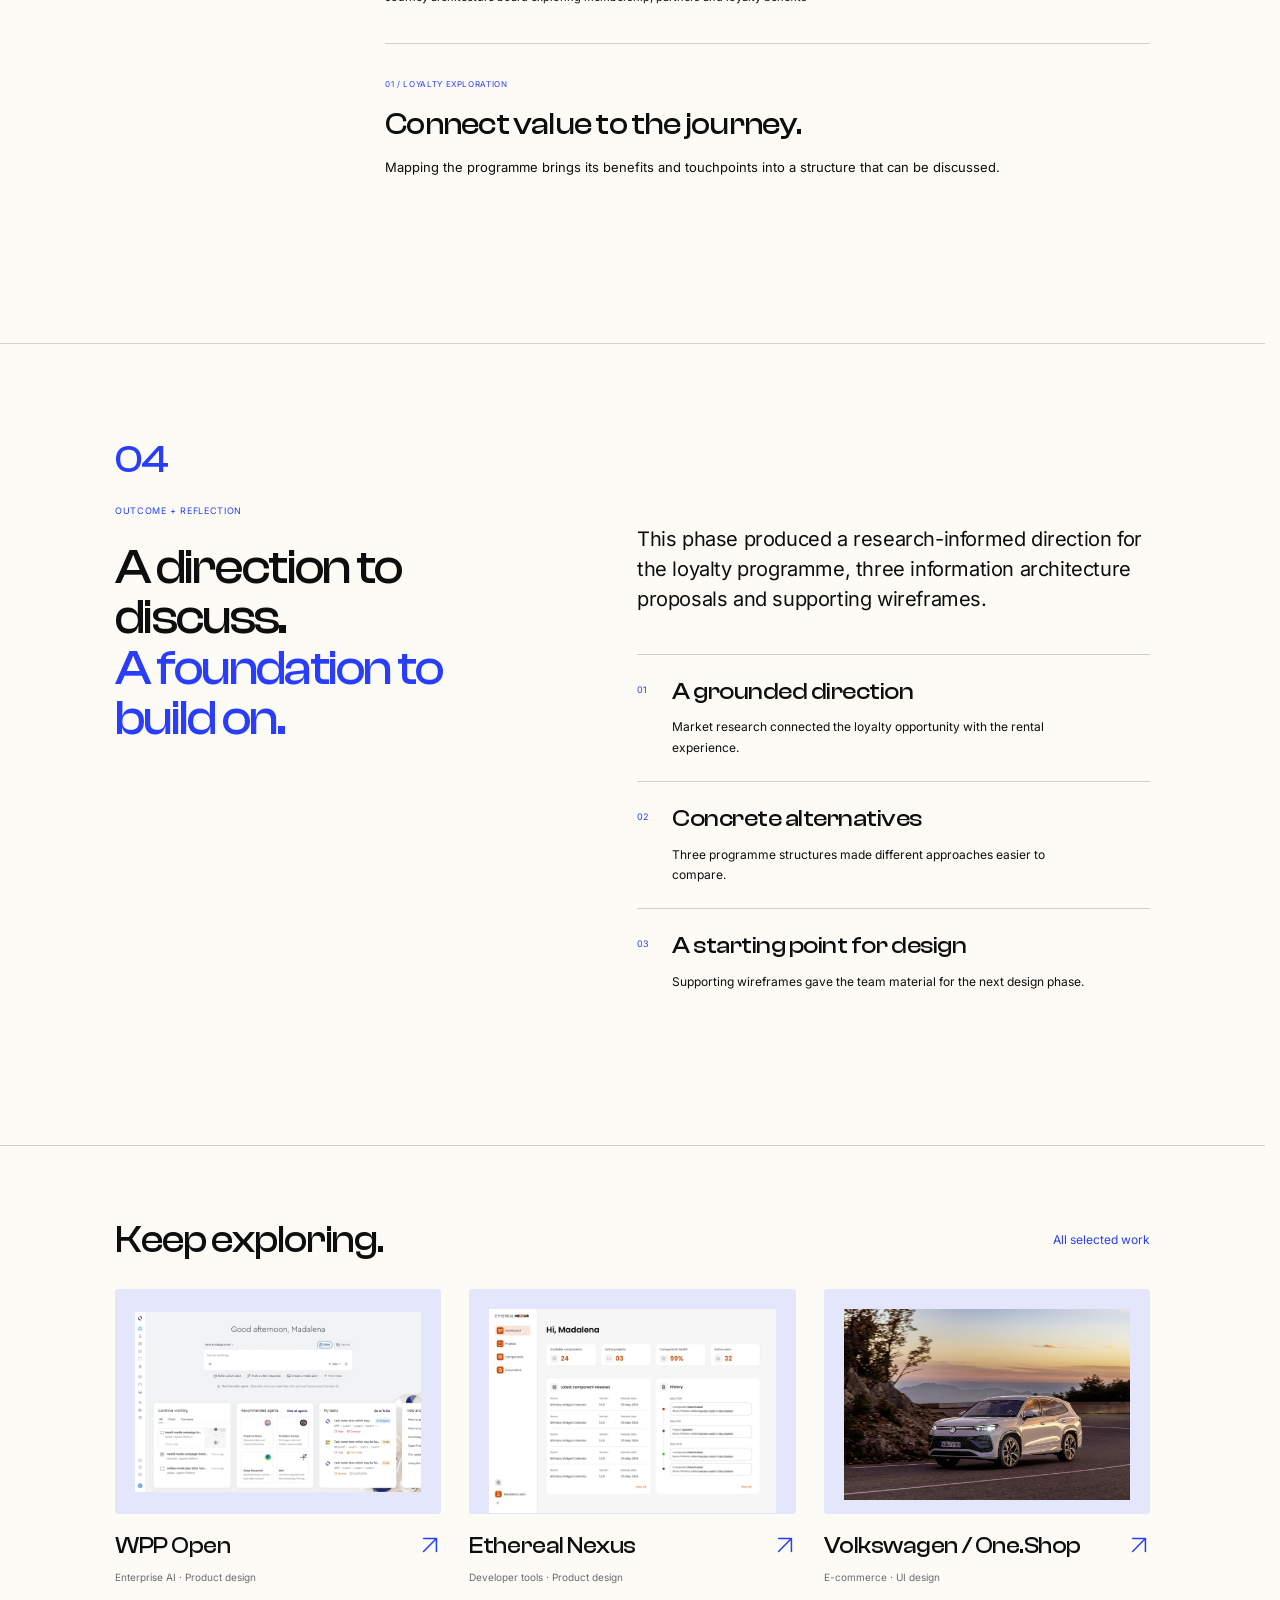
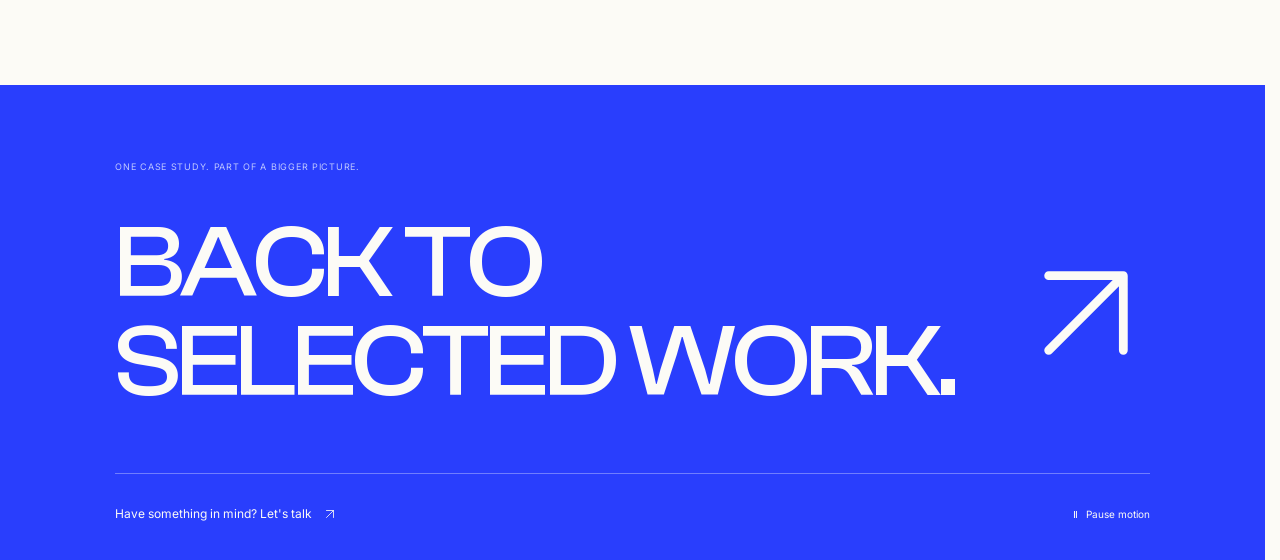
<file: europcar/index.html>
<!doctype html>
<html lang="en">
  <head>
    <meta charset="utf-8" />
    <meta name="viewport" content="width=device-width, initial-scale=1" />
    <meta name="theme-color" content="#fcfbf6" />
    <meta
      name="description"
      content="Volkswagen ft. Europcar — a UX design case study by Madalena Leão. Research, journey proposals and wireframes for a loyalty experience."
    />
    <meta name="robots" content="index, follow" />
    <link rel="canonical" href="https://madsleao.com/europcar/" />
    <title>Volkswagen ft. Europcar — Madalena Leão</title>
    <link rel="icon" type="image/png" sizes="96x96" href="../assets/favicon.png" />
    <link rel="shortcut icon" href="../favicon.ico" />
    <link rel="apple-touch-icon" sizes="180x180" href="../assets/apple-touch-icon.png" />
    <link
      rel="preload"
      href="../assets/clash-display-medium.woff2"
      as="font"
      type="font/woff2"
      crossorigin
    />
    <link
      rel="preload"
      href="../assets/inter-regular.woff2"
      as="font"
      type="font/woff2"
      crossorigin
    />
    <link rel="stylesheet" href="../styles.css?v=motion-arrival-1" />
    <link rel="stylesheet" href="../case.css?v=title-masks-1" />
    <link rel="stylesheet" href="../projects.css?v=portfolio-2" />
    <script src="../case.js?v=motion-arrival-1" defer></script>
  </head>
  <body class="case-page">
    <a class="skip-link" href="#main">Skip to content</a>
    <header class="header">
      <a class="wordmark" href="../#top" aria-label="Madalena Leão, home"
        >mads leão<span aria-hidden="true">✦</span></a
      >
      <button
        class="menu-toggle"
        aria-label="Open navigation"
        aria-controls="navigation"
        aria-expanded="false"
        aria-haspopup="dialog"
        hidden
      >
        <span></span><span></span>
      </button>
    </header>

    <main id="main">
      <section
        class="case-hero case-wrap"
        id="top"
        aria-labelledby="case-title"
      >
        <a class="back-link" href="../projects/"
          ><svg
            class="icon-arrow"
            viewBox="0 0 24 24"
            aria-hidden="true"
            focusable="false"
          >
            <path d="M20 12H4m7-7-7 7 7 7" /></svg
          >Back to selected work</a
        >
        <div class="case-eyebrow">
          <span>04 / MOBILITY · UX DESIGNER</span><span>2025</span>
        </div>
        <h1 class="case-title stacked-title" id="case-title">
          <span class="title-lines"
            ><span class="line-mask"><span class="hero-line">VW ×</span></span
            ><span class="line-mask"
              ><span class="hero-line">EUROPCAR</span></span
            ></span
          ><span class="case-star" aria-hidden="true">✦</span>
        </h1>
        <div class="case-hero-copy">
          <h2>Everyday mobility.<br /><span>A reason to return.</span></h2>
          <div>
            <p>
              I explored a loyalty experience for the Europcar Mobility App,
              translating market research into three journey proposals and
              supporting wireframes.
            </p>
            <a class="text-link" href="#context"
              >Explore the thinking<svg
                class="icon-arrow"
                viewBox="0 0 24 24"
                aria-hidden="true"
                focusable="false"
              >
                <path d="M12 4v16M5 13l7 7 7-7" /></svg
            ></a>
          </div>
        </div>
        <figure class="case-visual diagram-cover">
          <div class="case-visual-inner">
            <img
              src="./assets/loyalty-opportunities.webp"
              width="2560"
              height="2128"
              alt="Europcar loyalty opportunity map connecting the goal, parent opportunities, child opportunities and possible solutions"
              fetchpriority="high"
            />
          </div>
          <button
            class="image-open"
            data-image="./assets/loyalty-opportunities.webp"
            data-title="Mapping the loyalty opportunity"
            aria-label="Enlarge Mapping the loyalty opportunity"
            hidden
          >
            <svg viewBox="0 0 24 24" aria-hidden="true" focusable="false">
              <path d="M9 4H4v5m11-5h5v5M4 15v5h5m6 0h5v-5" />
            </svg>
          </button>
          <figcaption>
            <span>MAPPING THE LOYALTY OPPORTUNITY</span
            ><span>MOBILITY · UX DESIGNER</span>
          </figcaption>
        </figure>
        <dl class="case-facts four-facts">
          <div>
            <dt>MY ROLE</dt>
            <dd>UX Designer</dd>
          </div>
          <div>
            <dt>TIMELINE</dt>
            <dd>2 months</dd>
          </div>
          <div>
            <dt>TOOLS</dt>
            <dd>Figma</dd>
          </div>
          <div>
            <dt>SECTOR</dt>
            <dd>Mobility</dd>
          </div>
        </dl>
      </section>
      <nav class="chapter-nav" aria-label="Case study chapters">
        <span class="chapter-nav-label">THE THINKING BEHIND THE WORK</span>
        <div>
          <a href="#context"><span>01</span> Context</a
          ><a href="#research"><span>02</span> Research</a
          ><a href="#design"><span>03</span> Journeys</a
          ><a href="#outcome"><span>04</span> Outcome</a>
        </div>
        <span class="reading-progress" aria-hidden="true"></span>
      </nav>
      <section
        class="case-chapter case-wrap"
        id="context"
        aria-labelledby="context-title"
      >
        <div class="chapter-heading" data-reveal>
          <span class="chapter-number">01</span>
          <p>CONTEXT + PROBLEM</p>
          <h2 id="context-title">
            Beyond a booking.<br /><span>A longer relationship.</span>
          </h2>
        </div>
        <div class="chapter-body">
          <div class="prose" data-reveal>
            <p class="lead">
              How could loyalty become a useful part of the rental journey?
            </p>
            <p>
              The Europcar Mobility App lets customers book cars and vans,
              manage rentals and access offers from their phone. This project
              explored a loyalty programme within that existing experience.
            </p>
            <p>
              The business goal was to build longer-term customer relationships,
              support retention and reduce dependency on online rental
              intermediaries. My role covered benchmarking, information
              architecture, journey exploration and wireframes.
            </p>
          </div>
          <p class="question" data-reveal>
            Benefits people understand.<br /><span>Journeys they can use.</span>
          </p>
        </div>
      </section>
      <section
        class="research-chapter"
        id="research"
        aria-labelledby="research-title"
      >
        <div class="case-wrap">
          <div class="research-top">
            <div class="chapter-heading" data-reveal>
              <span class="chapter-number">02</span>
              <p>RESEARCH + REFRAME</p>
              <h2 id="research-title">
                Understand the market.<br /><span>Find the connection.</span>
              </h2>
            </div>
            <div class="research-intro" data-reveal>
              <p>
                I reviewed competitors and loyalty patterns to understand how
                programme benefits were presented and linked to customer
                activity.
              </p>
              <p>
                The research helped frame opportunities within the app: connect
                programme value, customer activity and the wider rental
                experience.
              </p>
            </div>
          </div>
          <div class="research-signals">
            <div data-reveal>
              <span>01</span>
              <h3>Retention</h3>
              <p>Give customers reasons to return.</p>
            </div>
            <div data-reveal>
              <span>02</span>
              <h3>Programme value</h3>
              <p>Make the benefits understandable.</p>
            </div>
            <div data-reveal>
              <span>03</span>
              <h3>Journey fit</h3>
              <p>Connect loyalty with the existing app experience.</p>
            </div>
            <div data-reveal>
              <span>04</span>
              <h3>Exploration</h3>
              <p>Compare possible programme structures.</p>
            </div>
          </div>
          <figure class="wide-figure full-artifact" data-reveal>
            <div class="interface-stage">
              <img
                src="./assets/benchmarking.webp"
                width="2560"
                height="693"
                alt="Competitor loyalty programmes and benefit patterns collected on a benchmarking board"
                loading="lazy"
                decoding="async"
              />
            </div>
            <button
              class="image-open"
              data-image="./assets/benchmarking.webp"
              data-title="Learning from the market"
              aria-label="Enlarge Learning from the market"
              hidden
            >
              <svg viewBox="0 0 24 24" aria-hidden="true" focusable="false">
                <path d="M9 4H4v5m11-5h5v5M4 15v5h5m6 0h5v-5" />
              </svg>
            </button>
            <figcaption>
              <span>Learning from the market</span>
              <p>Competitor benchmarking informed the programme exploration.</p>
            </figcaption>
          </figure>
        </div>
      </section>
      <section
        class="design-chapter case-wrap"
        id="design"
        aria-labelledby="design-title"
      >
        <div class="design-heading">
          <div class="chapter-heading" data-reveal>
            <span class="chapter-number">03</span>
            <p>DEFINING THE EXPERIENCE</p>
            <h2 id="design-title">
              Three proposals.<br /><span>Something to compare.</span>
            </h2>
          </div>
          <div class="prose" data-reveal>
            <p class="lead">
              I explored different programme structures, benefits and
              touchpoints before moving into wireframes.
            </p>
            <p>
              The information architecture made the alternatives tangible,
              giving the team concrete flows to compare before the next design
              phase.
            </p>
          </div>
        </div>
        <div class="design-explorer gallery-explorer">
          <div
            class="design-tabs"
            role="tablist"
            aria-label="Loyalty exploration"
            hidden
          >
            <button
              role="tab"
              id="tab-0"
              aria-controls="panel-0"
              aria-selected="true"
              tabindex="0"
              data-index="0"
            >
              <span>01</span><span>Architecture</span
              ><svg
                class="icon-arrow"
                viewBox="0 0 24 24"
                aria-hidden="true"
                focusable="false"
              >
                <path d="M5 19 19 5M5 5h14v14" />
              </svg></button
            ><button
              role="tab"
              id="tab-1"
              aria-controls="panel-1"
              aria-selected="false"
              tabindex="-1"
              data-index="1"
            >
              <span>02</span><span>Three structures</span
              ><svg
                class="icon-arrow"
                viewBox="0 0 24 24"
                aria-hidden="true"
                focusable="false"
              >
                <path d="M5 19 19 5M5 5h14v14" />
              </svg></button
            ><button
              role="tab"
              id="tab-2"
              aria-controls="panel-2"
              aria-selected="false"
              tabindex="-1"
              data-index="2"
            >
              <span>03</span><span>Wireframes</span
              ><svg
                class="icon-arrow"
                viewBox="0 0 24 24"
                aria-hidden="true"
                focusable="false"
              >
                <path d="M5 19 19 5M5 5h14v14" />
              </svg>
            </button>
          </div>
          <div class="design-workspace">
            <p class="gallery-eyebrow">EXPLORE THE WORK · ENLARGE FOR DETAIL</p>
            <div
              class="design-panel"
              id="panel-0"
              data-panel="0"
              role="tabpanel"
              aria-labelledby="tab-0"
            >
              <figure>
                <div class="comparison-stage">
                  <img
                    src="./assets/journey-architecture.webp"
                    width="1592"
                    height="1004"
                    alt="Journey architecture board exploring membership, partners and loyalty benefits"
                    loading="lazy"
                    decoding="async"
                  />
                </div>
                <button
                  class="image-open"
                  data-image="./assets/journey-architecture.webp"
                  data-title="Connect value to the journey."
                  aria-label="Enlarge Connect value to the journey."
                  hidden
                >
                  <svg viewBox="0 0 24 24" aria-hidden="true" focusable="false">
                    <path d="M9 4H4v5m11-5h5v5M4 15v5h5m6 0h5v-5" />
                  </svg>
                </button>
                <figcaption>
                  <span>01 / ARCHITECTURE</span>
                  <p>
                    Journey architecture board exploring membership, partners
                    and loyalty benefits
                  </p>
                </figcaption>
              </figure>
              <div class="decision-copy">
                <span>01 / LOYALTY EXPLORATION</span>
                <h3>Connect value to the journey.</h3>
                <p>
                  Mapping the programme brings its benefits and touchpoints into
                  a structure that can be discussed.
                </p>
              </div>
            </div>
            <div
              class="design-panel"
              id="panel-1"
              data-panel="1"
              role="tabpanel"
              aria-labelledby="tab-1"
            >
              <figure>
                <div class="comparison-stage">
                  <img
                    src="./assets/programme-structures.webp"
                    width="2560"
                    height="1009"
                    alt="Three information architecture proposals for the loyalty programme"
                    loading="lazy"
                    decoding="async"
                  />
                </div>
                <button
                  class="image-open"
                  data-image="./assets/programme-structures.webp"
                  data-title="Explore three possible structures."
                  aria-label="Enlarge Explore three possible structures."
                  hidden
                >
                  <svg viewBox="0 0 24 24" aria-hidden="true" focusable="false">
                    <path d="M9 4H4v5m11-5h5v5M4 15v5h5m6 0h5v-5" />
                  </svg>
                </button>
                <figcaption>
                  <span>02 / THREE STRUCTURES</span>
                  <p>
                    Three information architecture proposals for the loyalty
                    programme
                  </p>
                </figcaption>
              </figure>
              <div class="decision-copy">
                <span>02 / LOYALTY EXPLORATION</span>
                <h3>Explore three possible structures.</h3>
                <p>
                  The alternatives organise the programme flows and their key
                  touchpoints before detailed design.
                </p>
              </div>
            </div>
            <div
              class="design-panel"
              id="panel-2"
              data-panel="2"
              role="tabpanel"
              aria-labelledby="tab-2"
            >
              <figure>
                <div class="comparison-stage">
                  <img
                    src="./assets/journey-wireframes.webp"
                    width="2560"
                    height="1513"
                    alt="Wireframe boards for three loyalty journeys inside the mobility app"
                    loading="lazy"
                    decoding="async"
                  />
                </div>
                <button
                  class="image-open"
                  data-image="./assets/journey-wireframes.webp"
                  data-title="Make the journeys tangible."
                  aria-label="Enlarge Make the journeys tangible."
                  hidden
                >
                  <svg viewBox="0 0 24 24" aria-hidden="true" focusable="false">
                    <path d="M9 4H4v5m11-5h5v5M4 15v5h5m6 0h5v-5" />
                  </svg>
                </button>
                <figcaption>
                  <span>03 / WIREFRAMES</span>
                  <p>
                    Wireframe boards for three loyalty journeys inside the
                    mobility app
                  </p>
                </figcaption>
              </figure>
              <div class="decision-copy">
                <span>03 / LOYALTY EXPLORATION</span>
                <h3>Make the journeys tangible.</h3>
                <p>
                  Wireframes explore how the proposed flows could be experienced
                  within the app.
                </p>
              </div>
            </div>
          </div>
        </div>
      </section>
      <section
        class="outcome-chapter case-wrap"
        id="outcome"
        aria-labelledby="outcome-title"
      >
        <div class="chapter-heading" data-reveal>
          <span class="chapter-number">04</span>
          <p>OUTCOME + REFLECTION</p>
          <h2 id="outcome-title">
            A direction to discuss.<br /><span>A foundation to build on.</span>
          </h2>
        </div>
        <div class="outcome-body">
          <p class="lead" data-reveal>
            This phase produced a research-informed direction for the loyalty
            programme, three information architecture proposals and supporting
            wireframes.
          </p>
          <div class="outcome-list">
            <div data-reveal>
              <span>01</span>
              <h3>A grounded direction</h3>
              <p>
                Market research connected the loyalty opportunity with the
                rental experience.
              </p>
            </div>
            <div data-reveal>
              <span>02</span>
              <h3>Concrete alternatives</h3>
              <p>
                Three programme structures made different approaches easier to
                compare.
              </p>
            </div>
            <div data-reveal>
              <span>03</span>
              <h3>A starting point for design</h3>
              <p>
                Supporting wireframes gave the team material for the next design
                phase.
              </p>
            </div>
          </div>
        </div>
      </section>
      <section class="related-work case-wrap" aria-labelledby="related-title">
        <div class="related-heading">
          <h2 id="related-title">Keep exploring.</h2>
          <a href="../projects/">All selected work</a>
        </div>
        <div class="related-grid">
          <a
            class="related-card"
            href="../wpp-open/"
            aria-label="WPP Open — explore the case study"
            ><div class="related-image">
              <img
                src="../assets/wpp-open.webp"
                width="1440"
                height="907"
                loading="lazy"
                decoding="async"
                alt="WPP Open project preview"
              />
            </div>
            <div class="related-card-copy">
              <div>
                <h3>WPP Open</h3>
                <p>Enterprise AI · Product design</p>
              </div>
              <svg
                class="icon-arrow"
                viewBox="0 0 24 24"
                aria-hidden="true"
                focusable="false"
              >
                <path d="M5 19 19 5M5 5h14v14" />
              </svg></div></a
          ><a
            class="related-card"
            href="../ethereal-nexus/"
            aria-label="Ethereal Nexus — explore the case study"
            ><div class="related-image">
              <img
                src="../assets/ethereal-nexus.webp"
                width="1440"
                height="1024"
                loading="lazy"
                decoding="async"
                alt="Ethereal Nexus project preview"
              />
            </div>
            <div class="related-card-copy">
              <div>
                <h3>Ethereal Nexus</h3>
                <p>Developer tools · Product design</p>
              </div>
              <svg
                class="icon-arrow"
                viewBox="0 0 24 24"
                aria-hidden="true"
                focusable="false"
              >
                <path d="M5 19 19 5M5 5h14v14" />
              </svg></div></a
          ><a
            class="related-card"
            href="../one-shop/"
            aria-label="Volkswagen / One.Shop — explore the case study"
            ><div class="related-image">
              <img
                src="../assets/one-shop.webp"
                width="1024"
                height="683"
                loading="lazy"
                decoding="async"
                alt="Volkswagen / One.Shop project preview"
              />
            </div>
            <div class="related-card-copy">
              <div>
                <h3>Volkswagen / One.Shop</h3>
                <p>E-commerce · UI design</p>
              </div>
              <svg
                class="icon-arrow"
                viewBox="0 0 24 24"
                aria-hidden="true"
                focusable="false"
              >
                <path d="M5 19 19 5M5 5h14v14" />
              </svg></div
          ></a>
        </div>
      </section>
      <section class="case-end case-wrap" aria-labelledby="end-title">
        <p class="small-label">ONE CASE STUDY. PART OF A BIGGER PICTURE.</p>
        <a class="return-work" href="../projects/"
          ><h2 id="end-title">BACK TO<br />SELECTED WORK.</h2>
          <svg
            class="icon-arrow"
            viewBox="0 0 24 24"
            aria-hidden="true"
            focusable="false"
          >
            <path d="M5 19 19 5M5 5h14v14" /></svg
        ></a>
        <div class="case-end-bottom">
          <a href="../contact/"
            >Have something in mind? Let's talk
            <svg
              class="icon-arrow"
              viewBox="0 0 24 24"
              aria-hidden="true"
              focusable="false"
            >
              <path d="M5 19 19 5M5 5h14v14" /></svg></a
          ><button class="motion-toggle" aria-pressed="false">
            <span aria-hidden="true">Ⅱ</span
            ><span class="motion-label">Pause motion</span>
          </button>
        </div>
      </section>
    </main>
    <dialog id="navigation" aria-labelledby="menu-title">
      <div class="menu-backdrop"></div>
      <button class="menu-close" aria-label="Close navigation" autofocus>
        ×
      </button>
      <div class="menu-panel">
        <div class="menu-content">
          <p class="menu-kicker" id="menu-title">NAVIGATION</p>
          <nav aria-label="Expanded navigation">
            <a href="../#top">Home<span>01</span></a
            ><a href="../projects/">Work<span>02</span></a
            ><a href="../#about">About<span>03</span></a
            ><a href="../#contact">Contact<span>04</span></a>
          </nav>
          <div class="menu-bottom">
            <span>LESS CHAOS · MORE CLARITY</span
            ><a href="../contact/"
              >Say hello<svg
                class="icon-arrow"
                viewBox="0 0 24 24"
                aria-hidden="true"
                focusable="false"
              >
                <path d="M5 19 19 5M5 5h14v14" /></svg
            ></a>
          </div>
        </div>
      </div>
    </dialog>
    <dialog
      class="image-view"
      id="image-view"
      aria-labelledby="image-view-title"
    >
      <div class="image-view-toolbar">
        <h2 id="image-view-title">Interface detail</h2>
        <button class="image-size" aria-pressed="false">Actual size</button>
      </div>
      <button
        class="menu-close image-view-close"
        aria-label="Close image"
        autofocus
      >
        ×
      </button>
      <div class="image-view-scroll"><img alt="" /></div>
    </dialog>
  </body>
</html>
</file>
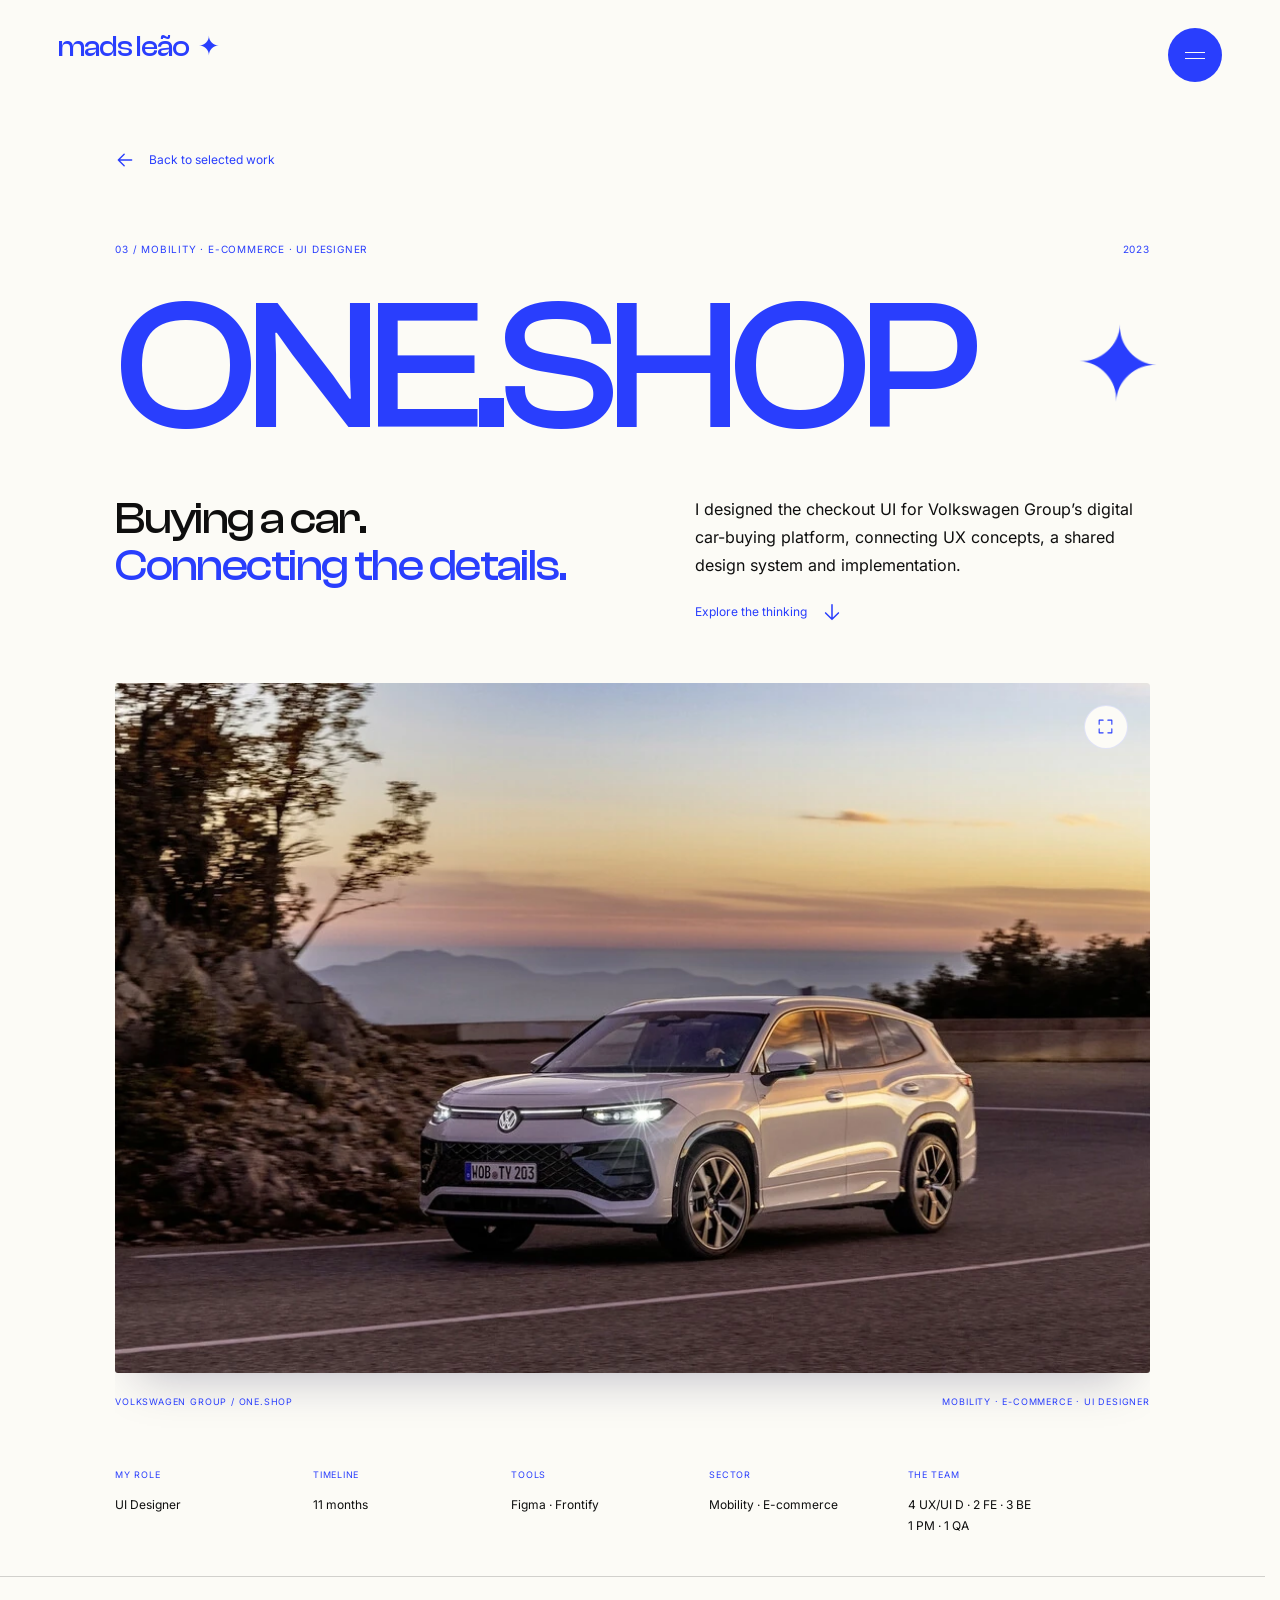
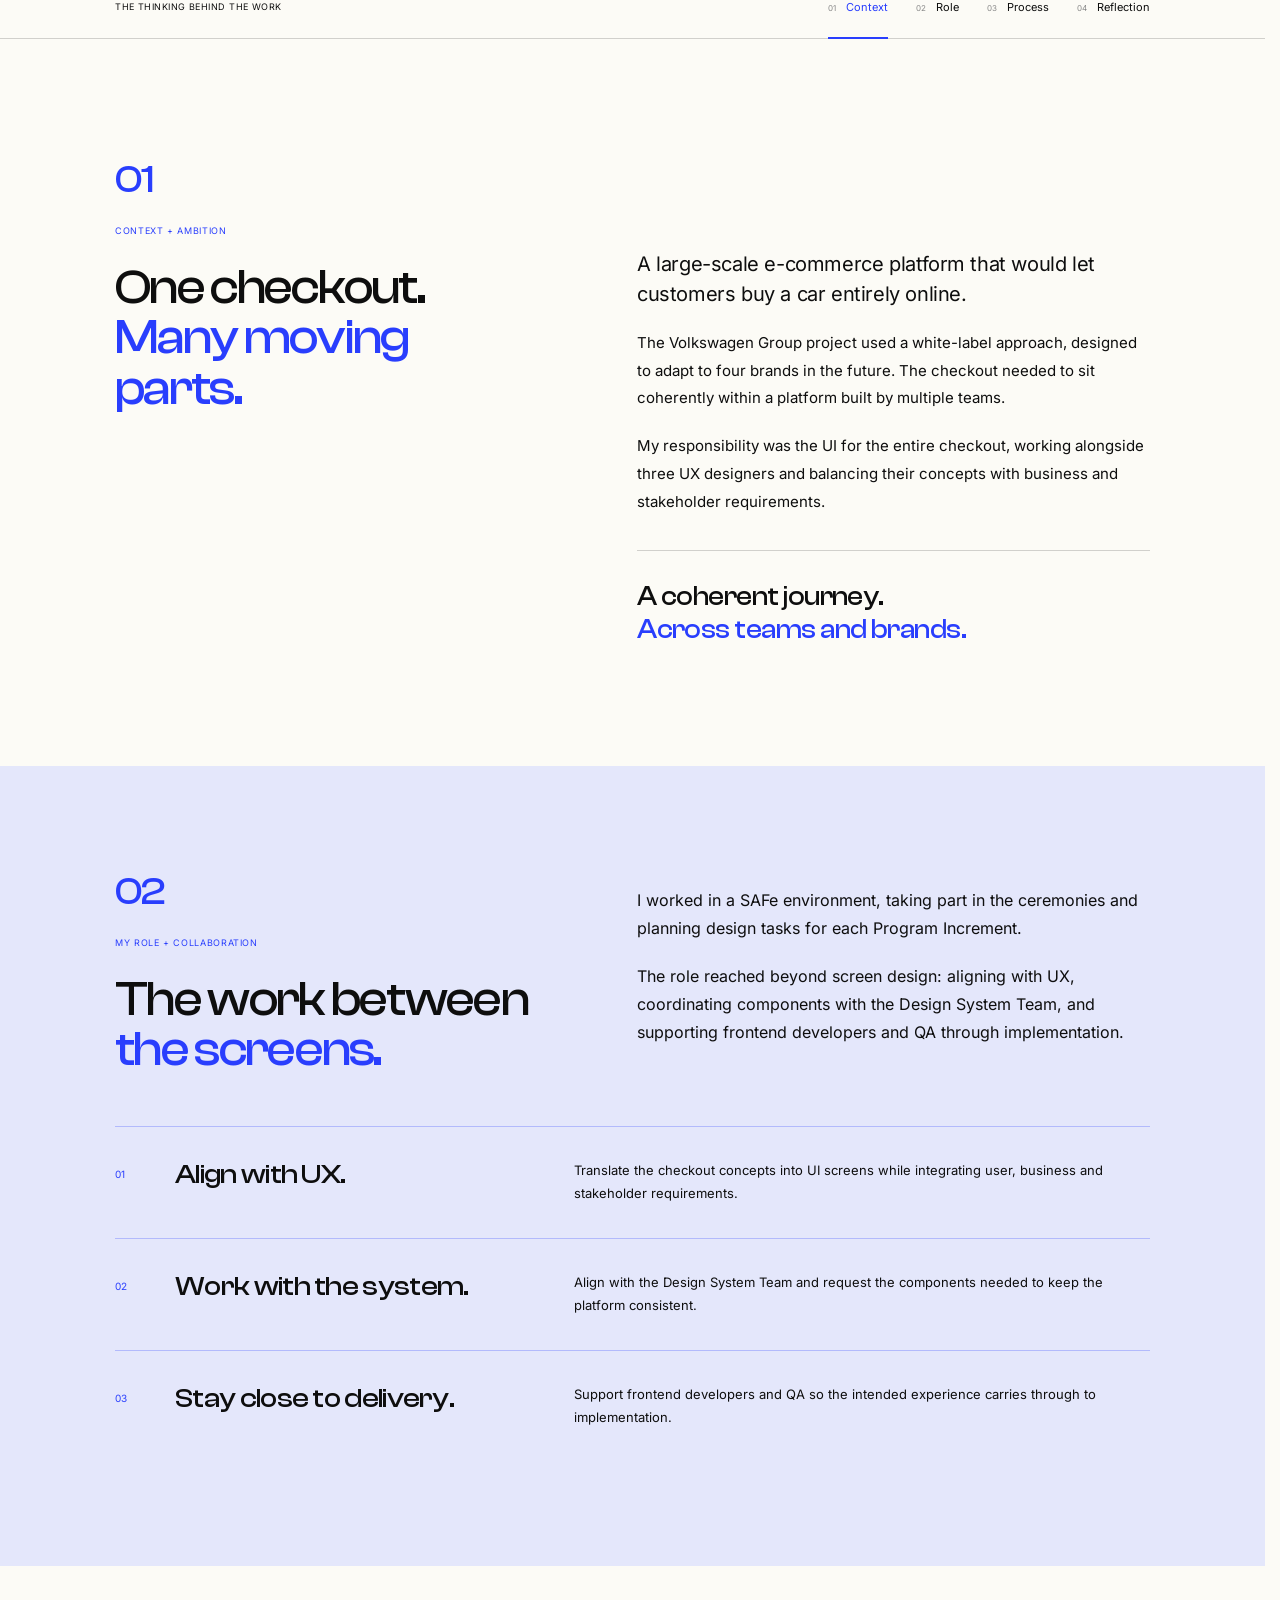
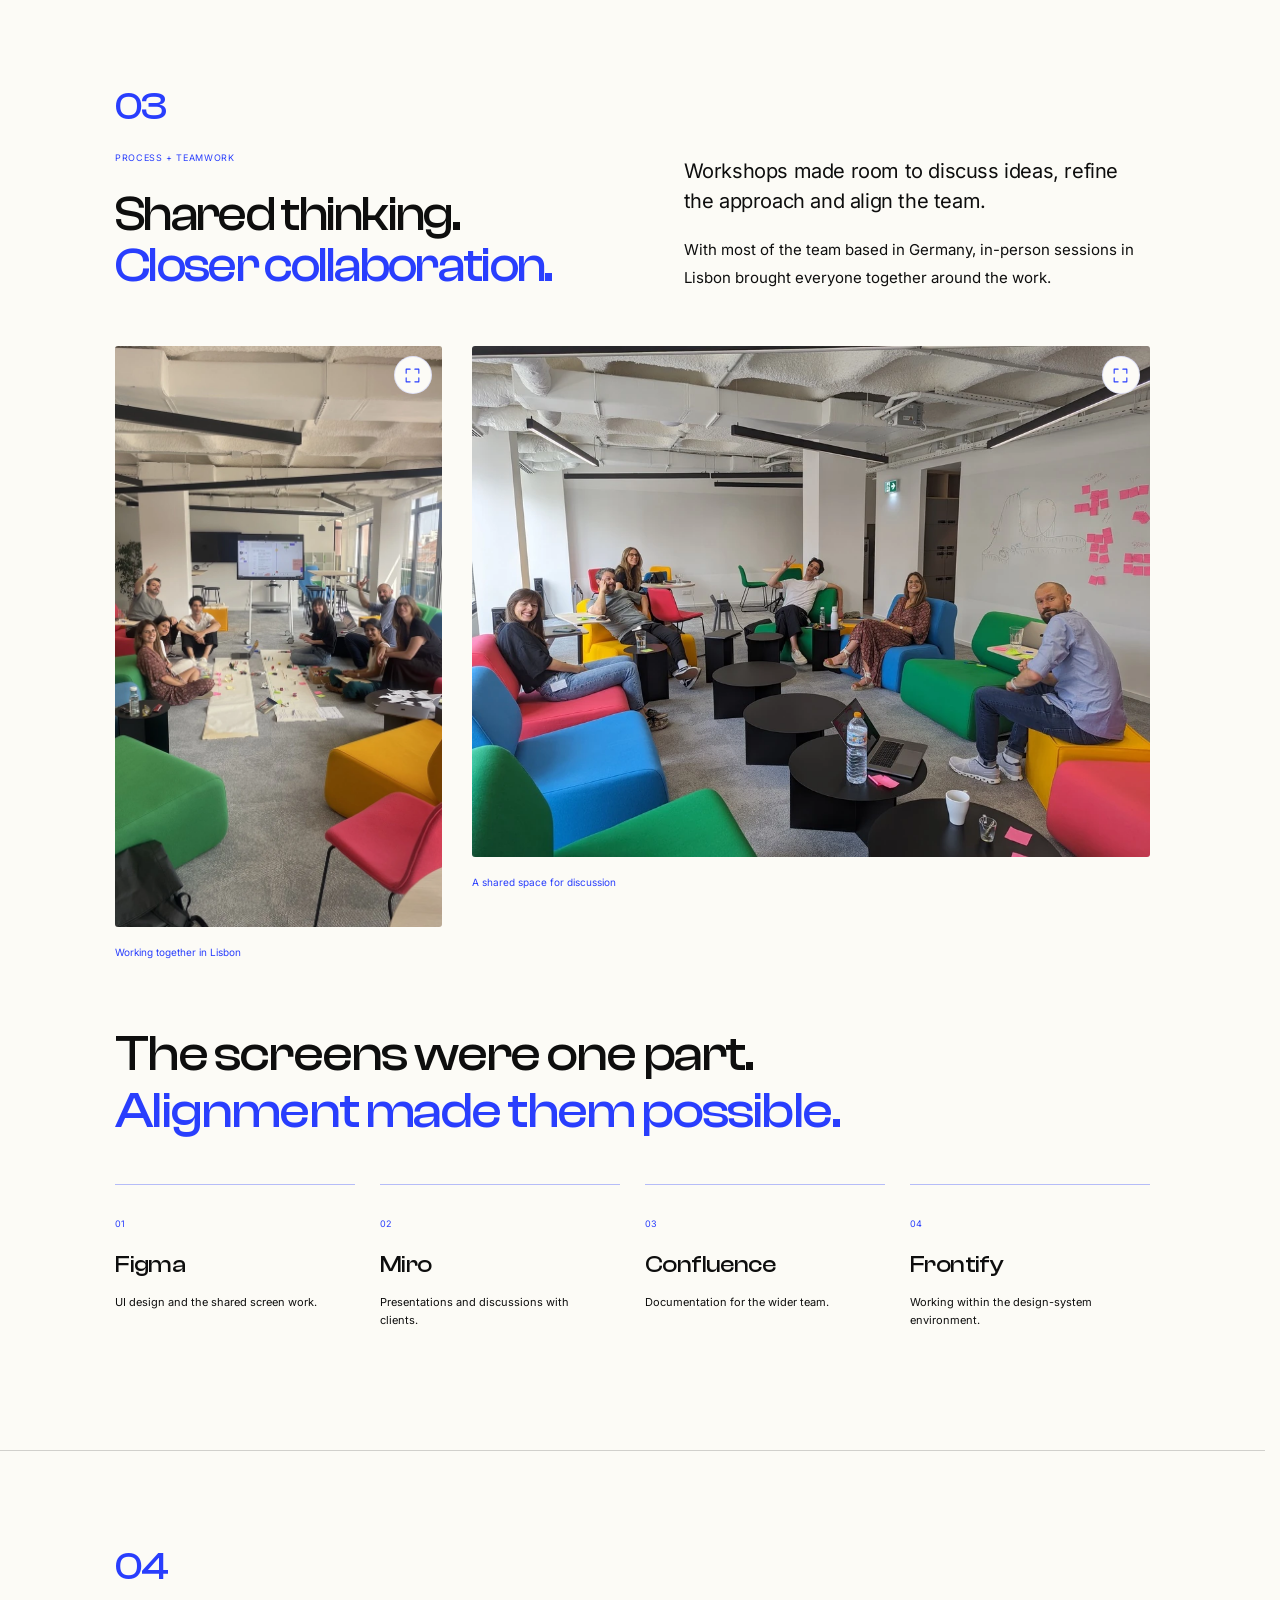
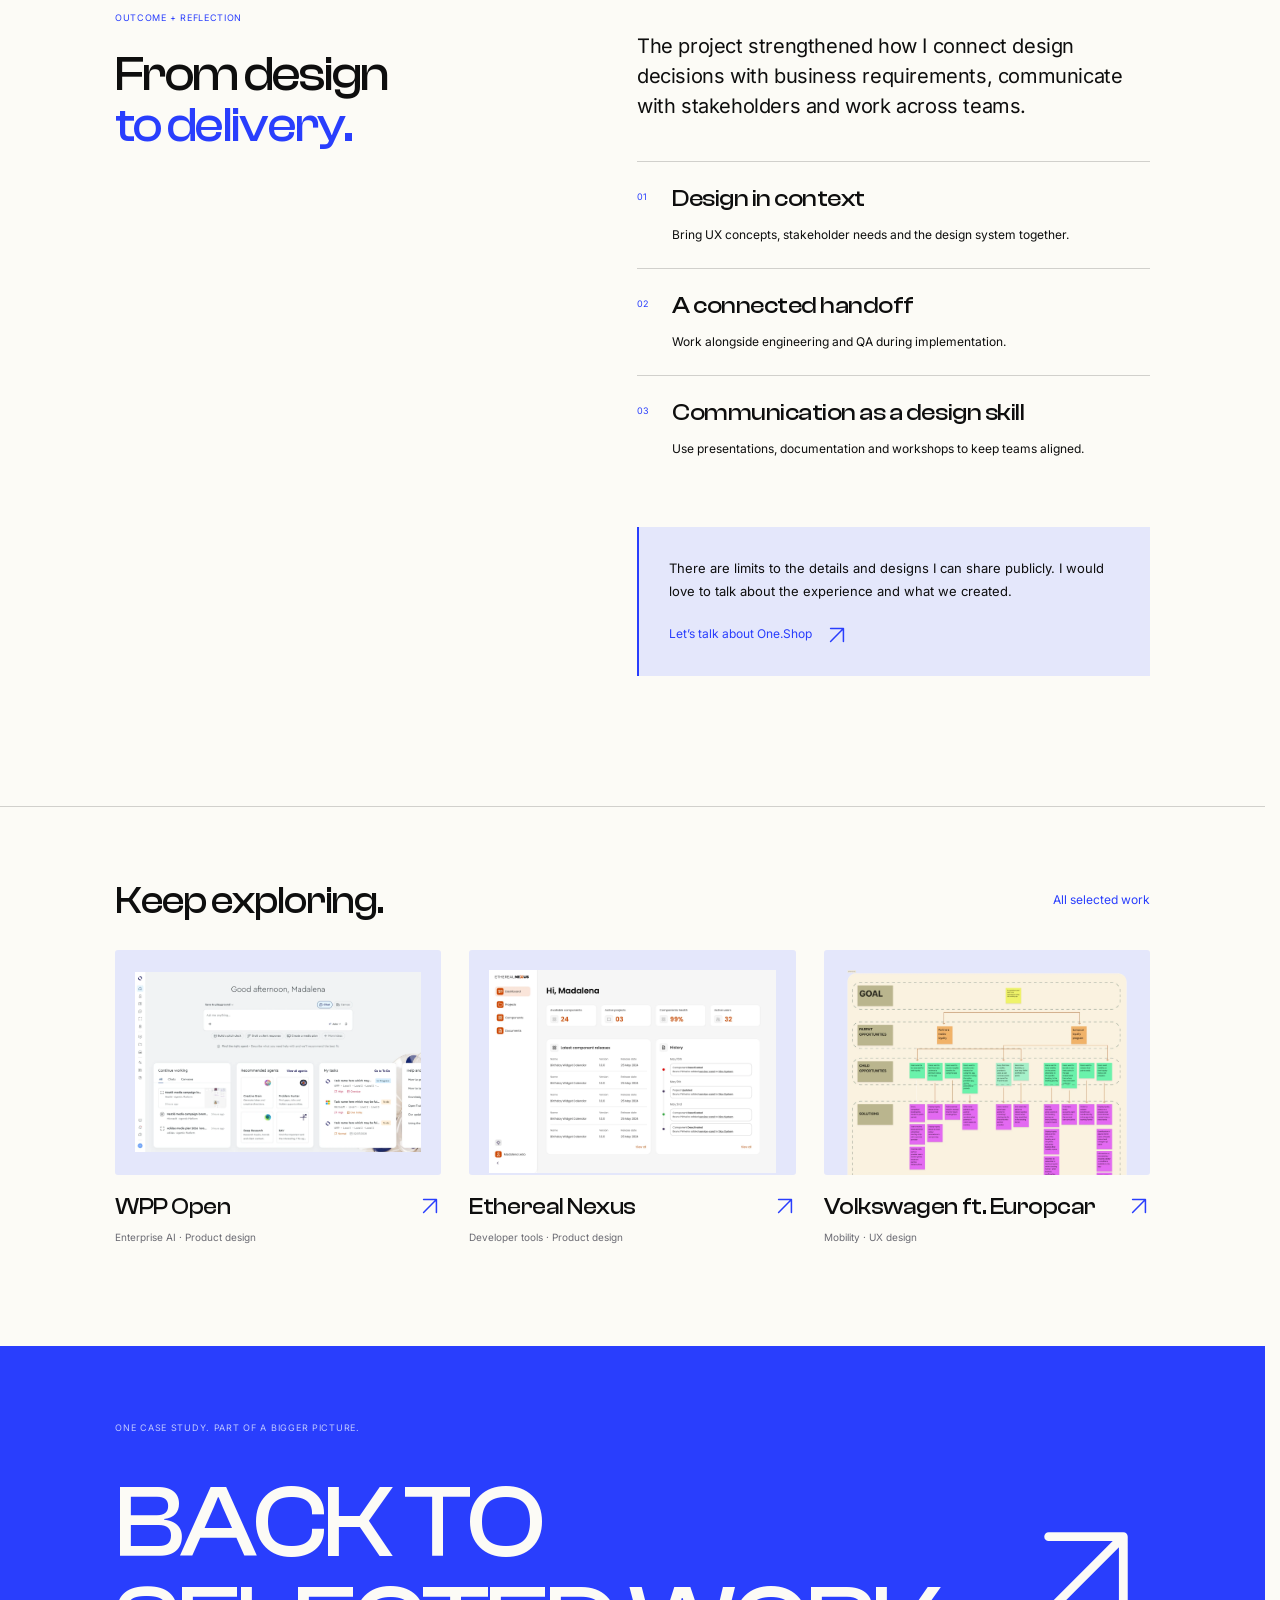
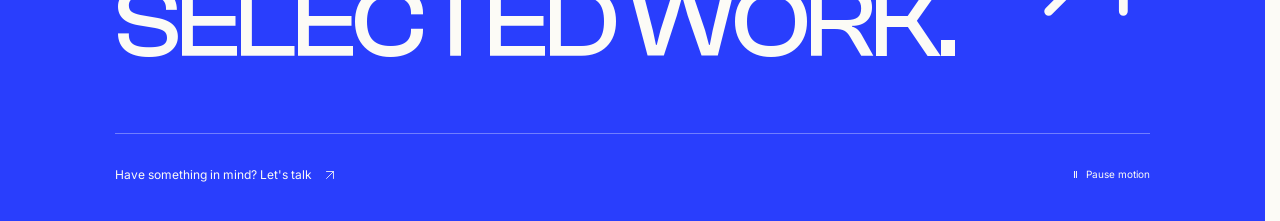
<file: one-shop/index.html>
<!doctype html>
<html lang="en">
  <head>
    <meta charset="utf-8" />
    <meta name="viewport" content="width=device-width, initial-scale=1" />
    <meta name="theme-color" content="#fcfbf6" />
    <meta
      name="description"
      content="Volkswagen One.Shop — a UI design case study by Madalena Leão. Connecting the checkout journey, design system and implementation."
    />
    <meta name="robots" content="index, follow" />
    <link rel="canonical" href="https://madsleao.com/one-shop/" />
    <title>Volkswagen / One.Shop — Madalena Leão</title>
    <link rel="icon" type="image/png" sizes="96x96" href="../assets/favicon.png" />
    <link rel="shortcut icon" href="../favicon.ico" />
    <link rel="apple-touch-icon" sizes="180x180" href="../assets/apple-touch-icon.png" />
    <link
      rel="preload"
      href="../assets/clash-display-medium.woff2"
      as="font"
      type="font/woff2"
      crossorigin
    />
    <link
      rel="preload"
      href="../assets/inter-regular.woff2"
      as="font"
      type="font/woff2"
      crossorigin
    />
    <link rel="stylesheet" href="../styles.css?v=motion-arrival-1" />
    <link rel="stylesheet" href="../case.css?v=title-masks-1" />
    <link rel="stylesheet" href="../projects.css?v=portfolio-2" />
    <script src="../case.js?v=motion-arrival-1" defer></script>
  </head>
  <body class="case-page">
    <a class="skip-link" href="#main">Skip to content</a>
    <header class="header">
      <a class="wordmark" href="../#top" aria-label="Madalena Leão, home"
        >mads leão<span aria-hidden="true">✦</span></a
      >
      <button
        class="menu-toggle"
        aria-label="Open navigation"
        aria-controls="navigation"
        aria-expanded="false"
        aria-haspopup="dialog"
        hidden
      >
        <span></span><span></span>
      </button>
    </header>

    <main id="main">
      <section
        class="case-hero case-wrap"
        id="top"
        aria-labelledby="case-title"
      >
        <a class="back-link" href="../projects/"
          ><svg
            class="icon-arrow"
            viewBox="0 0 24 24"
            aria-hidden="true"
            focusable="false"
          >
            <path d="M20 12H4m7-7-7 7 7 7" /></svg
          >Back to selected work</a
        >
        <div class="case-eyebrow">
          <span>03 / MOBILITY · E-COMMERCE · UI DESIGNER</span><span>2023</span>
        </div>
        <h1 class="case-title" id="case-title">
          <span class="title-lines"
            ><span class="line-mask"
              ><span class="hero-line">ONE.SHOP</span></span
            ></span
          ><span class="case-star" aria-hidden="true">✦</span>
        </h1>
        <div class="case-hero-copy">
          <h2>Buying a car.<br /><span>Connecting the details.</span></h2>
          <div>
            <p>
              I designed the checkout UI for Volkswagen Group’s digital
              car-buying platform, connecting UX concepts, a shared design
              system and implementation.
            </p>
            <a class="text-link" href="#context"
              >Explore the thinking<svg
                class="icon-arrow"
                viewBox="0 0 24 24"
                aria-hidden="true"
                focusable="false"
              >
                <path d="M12 4v16M5 13l7 7 7-7" /></svg
            ></a>
          </div>
        </div>
        <figure class="case-visual photo-cover">
          <div class="case-visual-inner">
            <img
              src="./assets/volkswagen-cover.webp"
              width="1024"
              height="683"
              alt="Volkswagen vehicle on a road at sunset, the original project cover"
              fetchpriority="high"
            />
          </div>
          <button
            class="image-open"
            data-image="./assets/volkswagen-cover.webp"
            data-title="Volkswagen Group / One.Shop"
            aria-label="Enlarge Volkswagen Group / One.Shop"
            hidden
          >
            <svg viewBox="0 0 24 24" aria-hidden="true" focusable="false">
              <path d="M9 4H4v5m11-5h5v5M4 15v5h5m6 0h5v-5" />
            </svg>
          </button>
          <figcaption>
            <span>VOLKSWAGEN GROUP / ONE.SHOP</span
            ><span>MOBILITY · E-COMMERCE · UI DESIGNER</span>
          </figcaption>
        </figure>
        <dl class="case-facts">
          <div>
            <dt>MY ROLE</dt>
            <dd>UI Designer</dd>
          </div>
          <div>
            <dt>TIMELINE</dt>
            <dd>11 months</dd>
          </div>
          <div>
            <dt>TOOLS</dt>
            <dd>Figma · Frontify</dd>
          </div>
          <div>
            <dt>SECTOR</dt>
            <dd>Mobility · E-commerce</dd>
          </div>
          <div>
            <dt>THE TEAM</dt>
            <dd>4 UX/UI D · 2 FE · 3 BE<br />1 PM · 1 QA</dd>
          </div>
        </dl>
      </section>
      <nav class="chapter-nav" aria-label="Case study chapters">
        <span class="chapter-nav-label">THE THINKING BEHIND THE WORK</span>
        <div>
          <a href="#context"><span>01</span> Context</a
          ><a href="#research"><span>02</span> Role</a
          ><a href="#design"><span>03</span> Process</a
          ><a href="#outcome"><span>04</span> Reflection</a>
        </div>
        <span class="reading-progress" aria-hidden="true"></span>
      </nav>
      <section
        class="case-chapter case-wrap"
        id="context"
        aria-labelledby="context-title"
      >
        <div class="chapter-heading" data-reveal>
          <span class="chapter-number">01</span>
          <p>CONTEXT + AMBITION</p>
          <h2 id="context-title">
            One checkout.<br /><span>Many moving parts.</span>
          </h2>
        </div>
        <div class="chapter-body">
          <div class="prose" data-reveal>
            <p class="lead">
              A large-scale e-commerce platform that would let customers buy a
              car entirely online.
            </p>
            <p>
              The Volkswagen Group project used a white-label approach, designed
              to adapt to four brands in the future. The checkout needed to sit
              coherently within a platform built by multiple teams.
            </p>
            <p>
              My responsibility was the UI for the entire checkout, working
              alongside three UX designers and balancing their concepts with
              business and stakeholder requirements.
            </p>
          </div>
          <p class="question" data-reveal>
            A coherent journey.<br /><span>Across teams and brands.</span>
          </p>
        </div>
      </section>
      <section
        class="research-chapter"
        id="research"
        aria-labelledby="research-title"
      >
        <div class="case-wrap">
          <div class="research-top">
            <div class="chapter-heading" data-reveal>
              <span class="chapter-number">02</span>
              <p>MY ROLE + COLLABORATION</p>
              <h2 id="research-title">
                The work between<br /><span>the screens.</span>
              </h2>
            </div>
            <div class="research-intro" data-reveal>
              <p>
                I worked in a SAFe environment, taking part in the ceremonies
                and planning design tasks for each Program Increment.
              </p>
              <p>
                The role reached beyond screen design: aligning with UX,
                coordinating components with the Design System Team, and
                supporting frontend developers and QA through implementation.
              </p>
            </div>
          </div>
          <div class="collaboration-path">
            <div data-reveal>
              <span>01</span>
              <h3>Align with UX.</h3>
              <p>
                Translate the checkout concepts into UI screens while
                integrating user, business and stakeholder requirements.
              </p>
            </div>
            <div data-reveal>
              <span>02</span>
              <h3>Work with the system.</h3>
              <p>
                Align with the Design System Team and request the components
                needed to keep the platform consistent.
              </p>
            </div>
            <div data-reveal>
              <span>03</span>
              <h3>Stay close to delivery.</h3>
              <p>
                Support frontend developers and QA so the intended experience
                carries through to implementation.
              </p>
            </div>
          </div>
        </div>
      </section>
      <section
        class="design-chapter case-wrap"
        id="design"
        aria-labelledby="design-title"
      >
        <div class="design-heading">
          <div class="chapter-heading" data-reveal>
            <span class="chapter-number">03</span>
            <p>PROCESS + TEAMWORK</p>
            <h2 id="design-title">
              Shared thinking.<br /><span>Closer collaboration.</span>
            </h2>
          </div>
          <div class="prose" data-reveal>
            <p class="lead">
              Workshops made room to discuss ideas, refine the approach and
              align the team.
            </p>
            <p>
              With most of the team based in Germany, in-person sessions in
              Lisbon brought everyone together around the work.
            </p>
          </div>
        </div>
        <div class="artifact-grid workshop-grid">
          <figure data-reveal>
            <div class="artifact-stage">
              <img
                src="./assets/workshop-team.webp"
                width="665"
                height="1182"
                alt="Volkswagen project team gathered around a table at the Lisbon workshop"
                loading="lazy"
                decoding="async"
              />
            </div>
            <button
              class="image-open"
              data-image="./assets/workshop-team.webp"
              data-title="Working together in Lisbon"
              aria-label="Enlarge Working together in Lisbon"
              hidden
            >
              <svg viewBox="0 0 24 24" aria-hidden="true" focusable="false">
                <path d="M9 4H4v5m11-5h5v5M4 15v5h5m6 0h5v-5" />
              </svg>
            </button>
            <figcaption>Working together in Lisbon</figcaption>
          </figure>
          <figure data-reveal>
            <div class="artifact-stage">
              <img
                src="./assets/workshop-discussion.webp"
                width="1021"
                height="769"
                alt="Volkswagen project team discussing ideas at the Lisbon workshop"
                loading="lazy"
                decoding="async"
              />
            </div>
            <button
              class="image-open"
              data-image="./assets/workshop-discussion.webp"
              data-title="A shared space for discussion"
              aria-label="Enlarge A shared space for discussion"
              hidden
            >
              <svg viewBox="0 0 24 24" aria-hidden="true" focusable="false">
                <path d="M9 4H4v5m11-5h5v5M4 15v5h5m6 0h5v-5" />
              </svg>
            </button>
            <figcaption>A shared space for discussion</figcaption>
          </figure>
        </div>
        <p class="editorial-statement" data-reveal>
          The screens were one part.<br /><span
            >Alignment made them possible.</span
          >
        </p>
        <div class="research-signals">
          <div data-reveal>
            <span>01</span>
            <h3>Figma</h3>
            <p>UI design and the shared screen work.</p>
          </div>
          <div data-reveal>
            <span>02</span>
            <h3>Miro</h3>
            <p>Presentations and discussions with clients.</p>
          </div>
          <div data-reveal>
            <span>03</span>
            <h3>Confluence</h3>
            <p>Documentation for the wider team.</p>
          </div>
          <div data-reveal>
            <span>04</span>
            <h3>Frontify</h3>
            <p>Working within the design-system environment.</p>
          </div>
        </div>
      </section>
      <section
        class="outcome-chapter case-wrap"
        id="outcome"
        aria-labelledby="outcome-title"
      >
        <div class="chapter-heading" data-reveal>
          <span class="chapter-number">04</span>
          <p>OUTCOME + REFLECTION</p>
          <h2 id="outcome-title">From design<br /><span>to delivery.</span></h2>
        </div>
        <div class="outcome-body">
          <p class="lead" data-reveal>
            The project strengthened how I connect design decisions with
            business requirements, communicate with stakeholders and work across
            teams.
          </p>
          <div class="outcome-list">
            <div data-reveal>
              <span>01</span>
              <h3>Design in context</h3>
              <p>
                Bring UX concepts, stakeholder needs and the design system
                together.
              </p>
            </div>
            <div data-reveal>
              <span>02</span>
              <h3>A connected handoff</h3>
              <p>Work alongside engineering and QA during implementation.</p>
            </div>
            <div data-reveal>
              <span>03</span>
              <h3>Communication as a design skill</h3>
              <p>
                Use presentations, documentation and workshops to keep teams
                aligned.
              </p>
            </div>
          </div>
          <aside class="case-note" data-reveal>
            <p>
              There are limits to the details and designs I can share publicly.
              I would love to talk about the experience and what we created.
            </p>
            <a
              class="text-link"
              href="mailto:hello@madsleao.com?subject=Let%27s%20talk%20about%20One.Shop"
              >Let’s talk about One.Shop<svg
                class="icon-arrow"
                viewBox="0 0 24 24"
                aria-hidden="true"
                focusable="false"
              >
                <path d="M5 19 19 5M5 5h14v14" /></svg
            ></a>
          </aside>
        </div>
      </section>
      <section class="related-work case-wrap" aria-labelledby="related-title">
        <div class="related-heading">
          <h2 id="related-title">Keep exploring.</h2>
          <a href="../projects/">All selected work</a>
        </div>
        <div class="related-grid">
          <a
            class="related-card"
            href="../wpp-open/"
            aria-label="WPP Open — explore the case study"
            ><div class="related-image">
              <img
                src="../assets/wpp-open.webp"
                width="1440"
                height="907"
                loading="lazy"
                decoding="async"
                alt="WPP Open project preview"
              />
            </div>
            <div class="related-card-copy">
              <div>
                <h3>WPP Open</h3>
                <p>Enterprise AI · Product design</p>
              </div>
              <svg
                class="icon-arrow"
                viewBox="0 0 24 24"
                aria-hidden="true"
                focusable="false"
              >
                <path d="M5 19 19 5M5 5h14v14" />
              </svg></div></a
          ><a
            class="related-card"
            href="../ethereal-nexus/"
            aria-label="Ethereal Nexus — explore the case study"
            ><div class="related-image">
              <img
                src="../assets/ethereal-nexus.webp"
                width="1440"
                height="1024"
                loading="lazy"
                decoding="async"
                alt="Ethereal Nexus project preview"
              />
            </div>
            <div class="related-card-copy">
              <div>
                <h3>Ethereal Nexus</h3>
                <p>Developer tools · Product design</p>
              </div>
              <svg
                class="icon-arrow"
                viewBox="0 0 24 24"
                aria-hidden="true"
                focusable="false"
              >
                <path d="M5 19 19 5M5 5h14v14" />
              </svg></div></a
          ><a
            class="related-card"
            href="../europcar/"
            aria-label="Volkswagen ft. Europcar — explore the case study"
            ><div class="related-image">
              <img
                src="../assets/europcar.webp"
                width="1440"
                height="1197"
                loading="lazy"
                decoding="async"
                alt="Volkswagen ft. Europcar project preview"
              />
            </div>
            <div class="related-card-copy">
              <div>
                <h3>Volkswagen ft. Europcar</h3>
                <p>Mobility · UX design</p>
              </div>
              <svg
                class="icon-arrow"
                viewBox="0 0 24 24"
                aria-hidden="true"
                focusable="false"
              >
                <path d="M5 19 19 5M5 5h14v14" />
              </svg></div
          ></a>
        </div>
      </section>
      <section class="case-end case-wrap" aria-labelledby="end-title">
        <p class="small-label">ONE CASE STUDY. PART OF A BIGGER PICTURE.</p>
        <a class="return-work" href="../projects/"
          ><h2 id="end-title">BACK TO<br />SELECTED WORK.</h2>
          <svg
            class="icon-arrow"
            viewBox="0 0 24 24"
            aria-hidden="true"
            focusable="false"
          >
            <path d="M5 19 19 5M5 5h14v14" /></svg
        ></a>
        <div class="case-end-bottom">
          <a href="../contact/"
            >Have something in mind? Let's talk
            <svg
              class="icon-arrow"
              viewBox="0 0 24 24"
              aria-hidden="true"
              focusable="false"
            >
              <path d="M5 19 19 5M5 5h14v14" /></svg></a
          ><button class="motion-toggle" aria-pressed="false">
            <span aria-hidden="true">Ⅱ</span
            ><span class="motion-label">Pause motion</span>
          </button>
        </div>
      </section>
    </main>
    <dialog id="navigation" aria-labelledby="menu-title">
      <div class="menu-backdrop"></div>
      <button class="menu-close" aria-label="Close navigation" autofocus>
        ×
      </button>
      <div class="menu-panel">
        <div class="menu-content">
          <p class="menu-kicker" id="menu-title">NAVIGATION</p>
          <nav aria-label="Expanded navigation">
            <a href="../#top">Home<span>01</span></a
            ><a href="../projects/">Work<span>02</span></a
            ><a href="../#about">About<span>03</span></a
            ><a href="../#contact">Contact<span>04</span></a>
          </nav>
          <div class="menu-bottom">
            <span>LESS CHAOS · MORE CLARITY</span
            ><a href="../contact/"
              >Say hello<svg
                class="icon-arrow"
                viewBox="0 0 24 24"
                aria-hidden="true"
                focusable="false"
              >
                <path d="M5 19 19 5M5 5h14v14" /></svg
            ></a>
          </div>
        </div>
      </div>
    </dialog>
    <dialog
      class="image-view"
      id="image-view"
      aria-labelledby="image-view-title"
    >
      <div class="image-view-toolbar">
        <h2 id="image-view-title">Interface detail</h2>
        <button class="image-size" aria-pressed="false">Actual size</button>
      </div>
      <button
        class="menu-close image-view-close"
        aria-label="Close image"
        autofocus
      >
        ×
      </button>
      <div class="image-view-scroll"><img alt="" /></div>
    </dialog>
  </body>
</html>
</file>
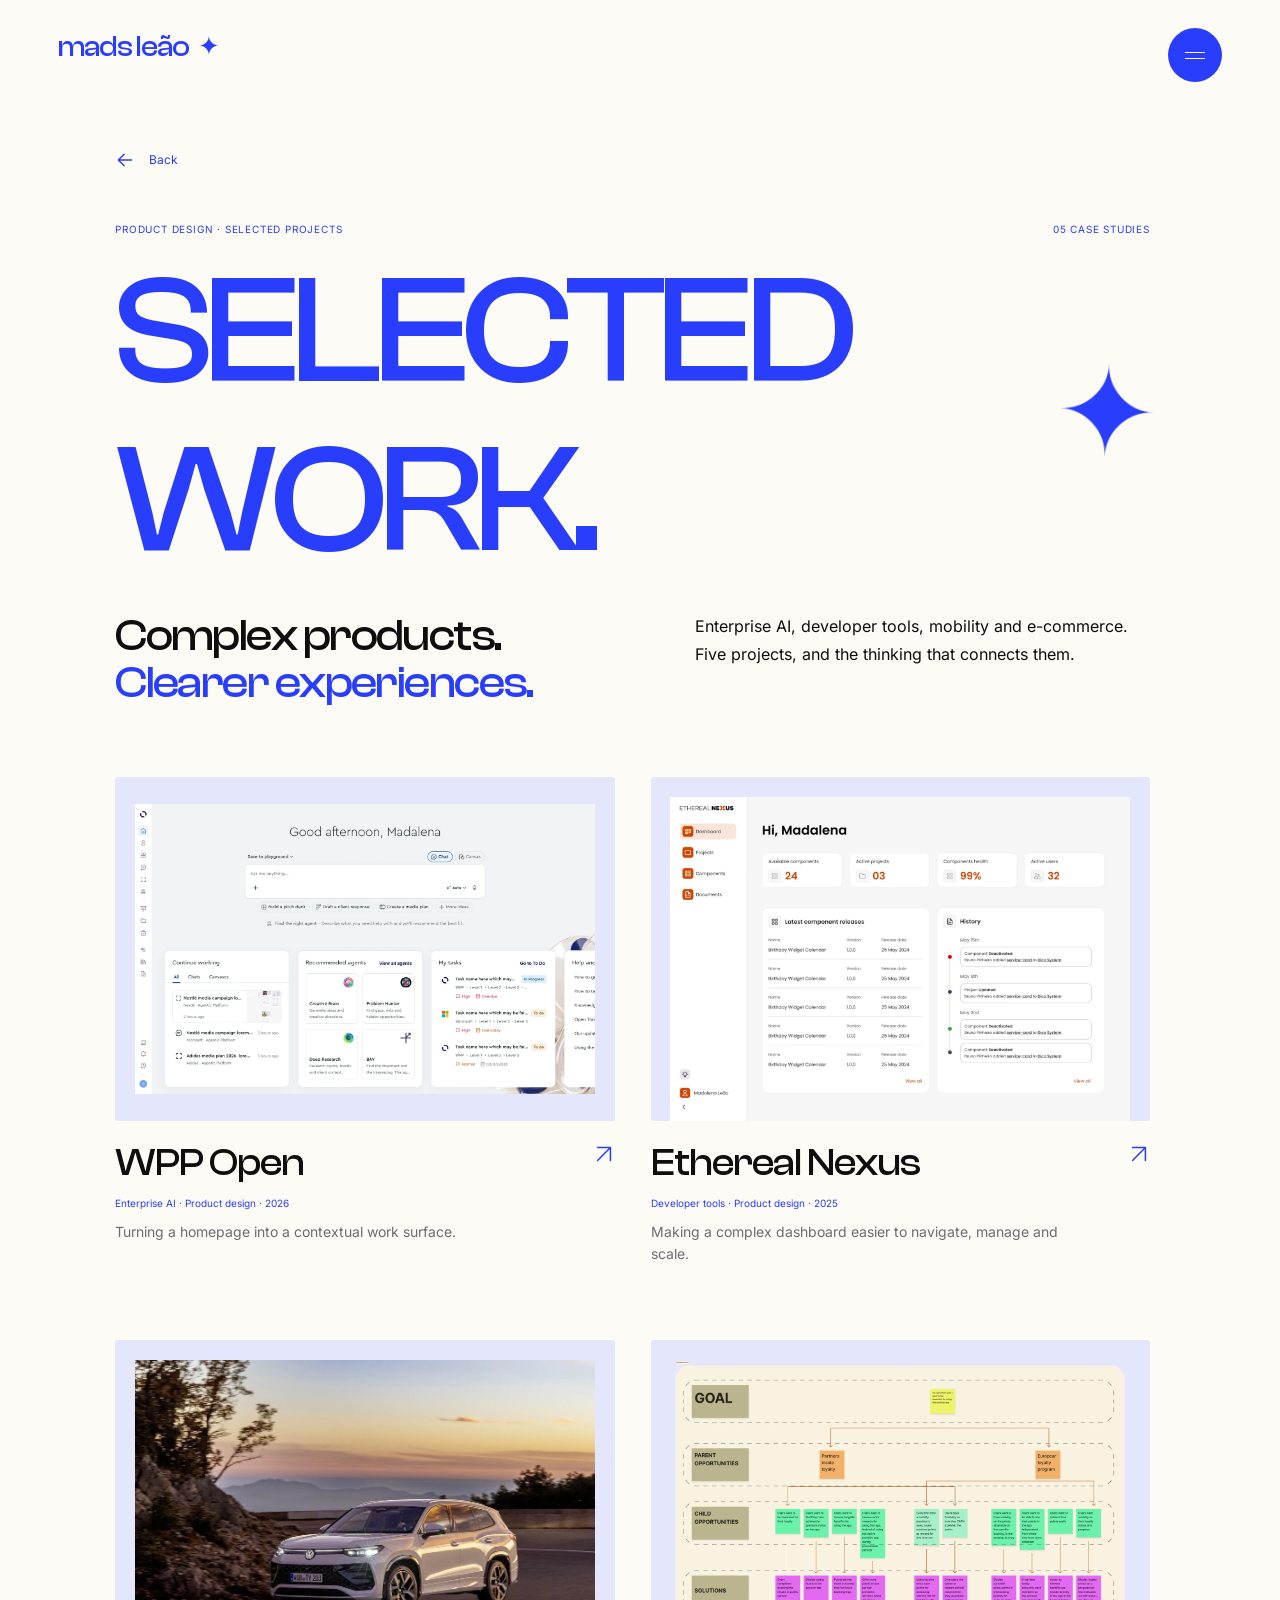
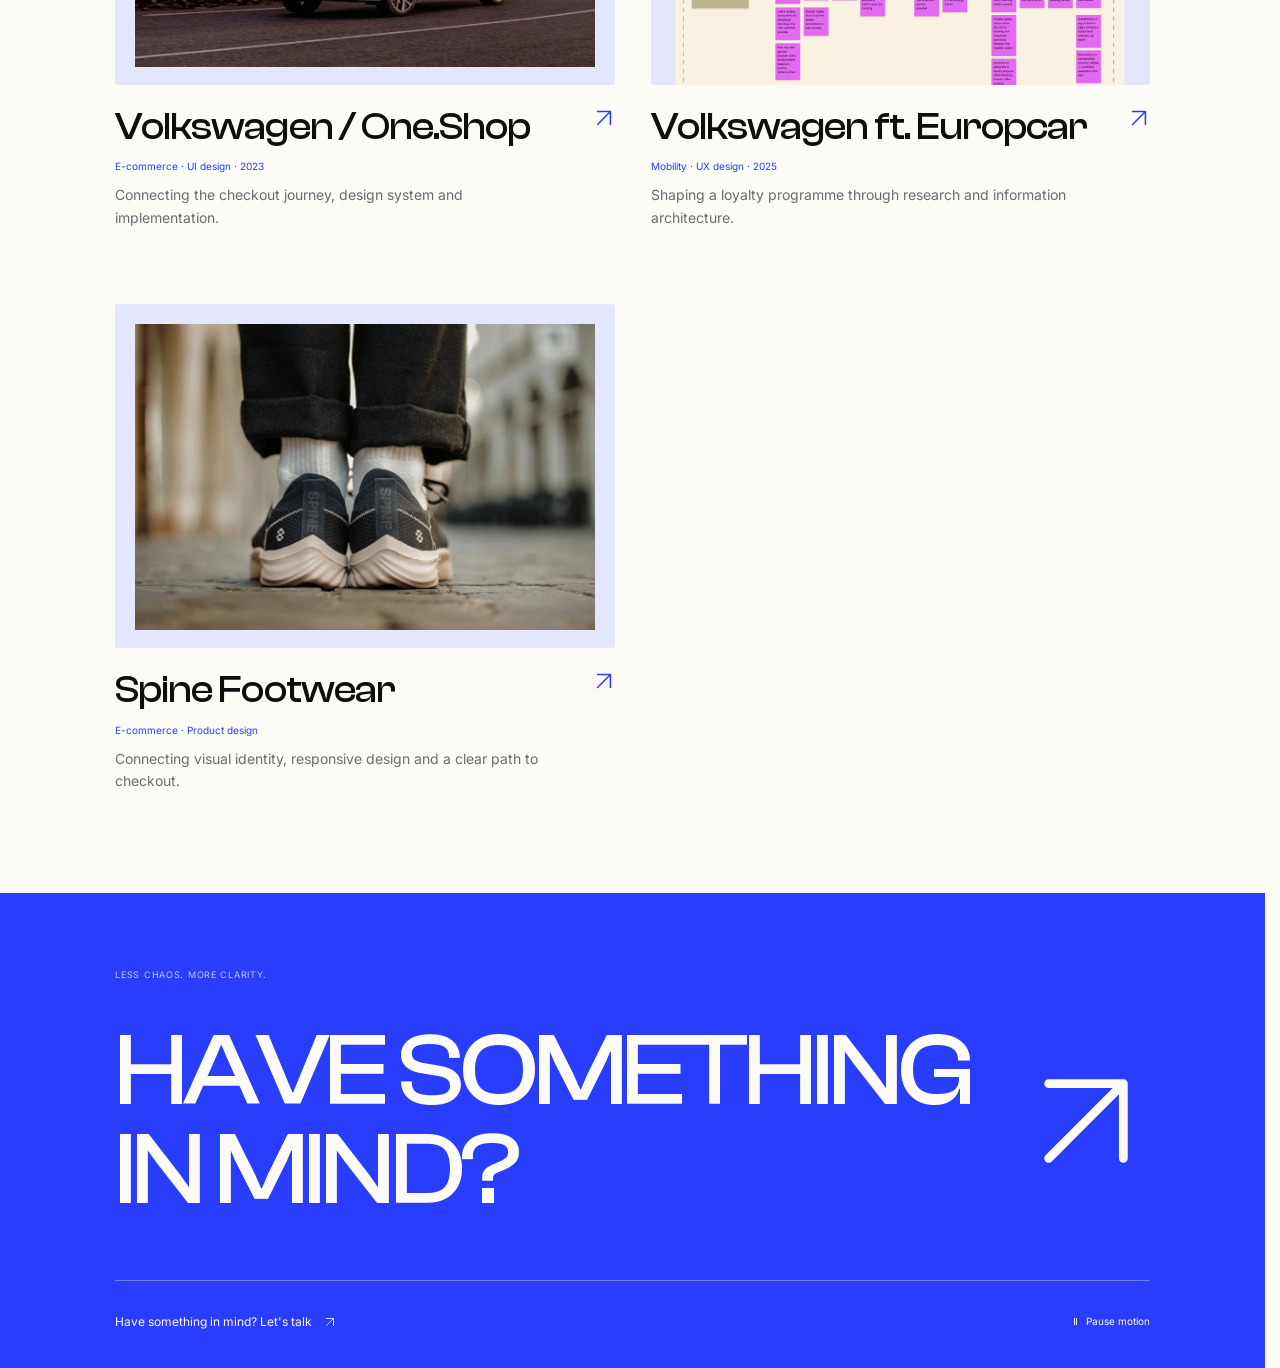
<file: projects/index.html>
<!doctype html>
<html lang="en">
  <head>
    <meta charset="utf-8" />
    <meta name="viewport" content="width=device-width, initial-scale=1" />
    <meta name="theme-color" content="#fcfbf6" />
    <meta name="description" content="Selected product design projects by Madalena Leão: WPP Open, Ethereal Nexus, Volkswagen One.Shop, Europcar and Spine Footwear." />
    <meta name="robots" content="index, follow" />
    <link rel="canonical" href="https://madsleao.com/projects/" />
    <title>Projects — Madalena Leão</title>
    <link rel="icon" type="image/png" sizes="96x96" href="../assets/favicon.png" />
    <link rel="shortcut icon" href="../favicon.ico" />
    <link rel="apple-touch-icon" sizes="180x180" href="../assets/apple-touch-icon.png" />
    <link
      rel="preload"
      href="../assets/clash-display-medium.woff2"
      as="font"
      type="font/woff2"
      crossorigin
    />
    <link
      rel="preload"
      href="../assets/inter-regular.woff2"
      as="font"
      type="font/woff2"
      crossorigin
    />
    <link rel="stylesheet" href="../styles.css?v=motion-arrival-1" />
    <link rel="stylesheet" href="../case.css?v=title-masks-1" />
    <link rel="stylesheet" href="../projects.css?v=portfolio-2" />
    <link rel="stylesheet" href="./collection.css" />
    <script src="../case.js?v=motion-arrival-1" defer></script>
  </head>
  <body class="case-page collection-page">
    <a class="skip-link" href="#main">Skip to content</a>
    <header class="header">
      <a class="wordmark" href="../#top" aria-label="Madalena Leão, home"
        >mads leão<span aria-hidden="true">✦</span></a
      >
      <button
        class="menu-toggle"
        aria-label="Open navigation"
        aria-controls="navigation"
        aria-expanded="false"
        aria-haspopup="dialog"
        hidden
      >
        <span></span><span></span>
      </button>
    </header>

    <main id="main">
      <section class="case-hero case-wrap" id="top" aria-labelledby="case-title">
        <a class="back-link" href="../#top"><svg class="icon-arrow" viewBox="0 0 24 24" aria-hidden="true" focusable="false"><path d="M20 12H4m7-7-7 7 7 7" /></svg>Back</a>
        <div class="case-eyebrow"><span>PRODUCT DESIGN · SELECTED PROJECTS</span><span>05 CASE STUDIES</span></div>
        <h1 class="case-title" id="case-title"><span class="title-lines"><span class="line-mask"><span class="hero-line">SELECTED</span></span><span class="line-mask"><span class="hero-line">WORK.</span></span></span><span class="case-star" aria-hidden="true">✦</span></h1>
        <div class="case-hero-copy"><h2>Complex products.<br /><span>Clearer experiences.</span></h2><p>Enterprise AI, developer tools, mobility and e-commerce. Five projects, and the thinking that connects them.</p></div>
      </section>
      <section class="project-collection case-wrap" aria-label="Selected case studies"><div class="related-grid"><a class="related-card" href="../wpp-open/" data-reveal aria-label="WPP Open — explore the case study">
      <div class="related-image"><img src="../assets/wpp-open.webp" width="1440" height="907" loading="lazy" decoding="async" alt="WPP Open project preview" /></div>
      <div class="related-card-copy"><div><h2>WPP Open</h2><p class="collection-category">Enterprise AI · Product design · 2026</p><p>Turning a homepage into a contextual work surface.</p></div><svg class="icon-arrow" viewBox="0 0 24 24" aria-hidden="true" focusable="false"><path d="M5 19 19 5M5 5h14v14" /></svg></div>
    </a><a class="related-card" href="../ethereal-nexus/" data-reveal aria-label="Ethereal Nexus — explore the case study">
      <div class="related-image"><img src="../assets/ethereal-nexus.webp" width="1440" height="1024" loading="lazy" decoding="async" alt="Ethereal Nexus project preview" /></div>
      <div class="related-card-copy"><div><h2>Ethereal Nexus</h2><p class="collection-category">Developer tools · Product design · 2025</p><p>Making a complex dashboard easier to navigate, manage and scale.</p></div><svg class="icon-arrow" viewBox="0 0 24 24" aria-hidden="true" focusable="false"><path d="M5 19 19 5M5 5h14v14" /></svg></div>
    </a><a class="related-card" href="../one-shop/" data-reveal aria-label="Volkswagen / One.Shop — explore the case study">
      <div class="related-image"><img src="../assets/one-shop.webp" width="1024" height="683" loading="lazy" decoding="async" alt="Volkswagen / One.Shop project preview" /></div>
      <div class="related-card-copy"><div><h2>Volkswagen / One.Shop</h2><p class="collection-category">E-commerce · UI design · 2023</p><p>Connecting the checkout journey, design system and implementation.</p></div><svg class="icon-arrow" viewBox="0 0 24 24" aria-hidden="true" focusable="false"><path d="M5 19 19 5M5 5h14v14" /></svg></div>
    </a><a class="related-card" href="../europcar/" data-reveal aria-label="Volkswagen ft. Europcar — explore the case study">
      <div class="related-image"><img src="../assets/europcar.webp" width="1440" height="1197" loading="lazy" decoding="async" alt="Volkswagen ft. Europcar project preview" /></div>
      <div class="related-card-copy"><div><h2>Volkswagen ft. Europcar</h2><p class="collection-category">Mobility · UX design · 2025</p><p>Shaping a loyalty programme through research and information architecture.</p></div><svg class="icon-arrow" viewBox="0 0 24 24" aria-hidden="true" focusable="false"><path d="M5 19 19 5M5 5h14v14" /></svg></div>
    </a><a class="related-card" href="../spine/" data-reveal aria-label="Spine Footwear — explore the case study">
      <div class="related-image"><img src="../spine/assets/cover-1920.webp" srcset="../spine/assets/cover-960.webp 960w, ../spine/assets/cover-1920.webp 1920w, ../spine/assets/cover-hq.webp 2362w" sizes="(max-width: 760px) 88vw, 42vw" width="2362" height="1575" loading="lazy" decoding="async" alt="Spine Footwear shoes and their distinctive soles" /></div>
      <div class="related-card-copy"><div><h2>Spine Footwear</h2><p class="collection-category">E-commerce · Product design</p><p>Connecting visual identity, responsive design and a clear path to checkout.</p></div><svg class="icon-arrow" viewBox="0 0 24 24" aria-hidden="true" focusable="false"><path d="M5 19 19 5M5 5h14v14" /></svg></div>
    </a></div></section>
      <span class="reading-progress collection-progress" aria-hidden="true"></span>
      <section class="case-end case-wrap" aria-labelledby="end-title">
        <p class="small-label">LESS CHAOS. MORE CLARITY.</p>
        <a class="return-work" href="../#contact"
          ><h2 id="end-title">HAVE SOMETHING<br />IN MIND?</h2>
          <svg
            class="icon-arrow"
            viewBox="0 0 24 24"
            aria-hidden="true"
            focusable="false"
          >
            <path d="M5 19 19 5M5 5h14v14" /></svg
        ></a>
        <div class="case-end-bottom">
          <a href="../contact/"
            >Have something in mind? Let's talk
            <svg
              class="icon-arrow"
              viewBox="0 0 24 24"
              aria-hidden="true"
              focusable="false"
            >
              <path d="M5 19 19 5M5 5h14v14" /></svg></a
          ><button class="motion-toggle" aria-pressed="false">
            <span aria-hidden="true">Ⅱ</span
            ><span class="motion-label">Pause motion</span>
          </button>
        </div>
      </section>
    </main>
    <dialog id="navigation" aria-labelledby="menu-title">
      <div class="menu-backdrop"></div>
      <button class="menu-close" aria-label="Close navigation" autofocus>
        ×
      </button>
      <div class="menu-panel">
        <div class="menu-content">
          <p class="menu-kicker" id="menu-title">NAVIGATION</p>
          <nav aria-label="Expanded navigation">
            <a href="../#top">Home<span>01</span></a
            ><a href="../projects/">Work<span>02</span></a
            ><a href="../#about">About<span>03</span></a
            ><a href="../#contact">Contact<span>04</span></a>
          </nav>
          <div class="menu-bottom">
            <span>LESS CHAOS · MORE CLARITY</span
            ><a href="../contact/"
              >Say hello<svg
                class="icon-arrow"
                viewBox="0 0 24 24"
                aria-hidden="true"
                focusable="false"
              >
                <path d="M5 19 19 5M5 5h14v14" /></svg
            ></a>
          </div>
        </div>
      </div>
    </dialog>
    <dialog
      class="image-view"
      id="image-view"
      aria-labelledby="image-view-title"
    >
      <div class="image-view-toolbar">
        <h2 id="image-view-title">Interface detail</h2>
        <button class="image-size" aria-pressed="false">Actual size</button>
      </div>
      <button
        class="menu-close image-view-close"
        aria-label="Close image"
        autofocus
      >
        ×
      </button>
      <div class="image-view-scroll"><img alt="" /></div>
    </dialog>
  </body>
</html>
</file>
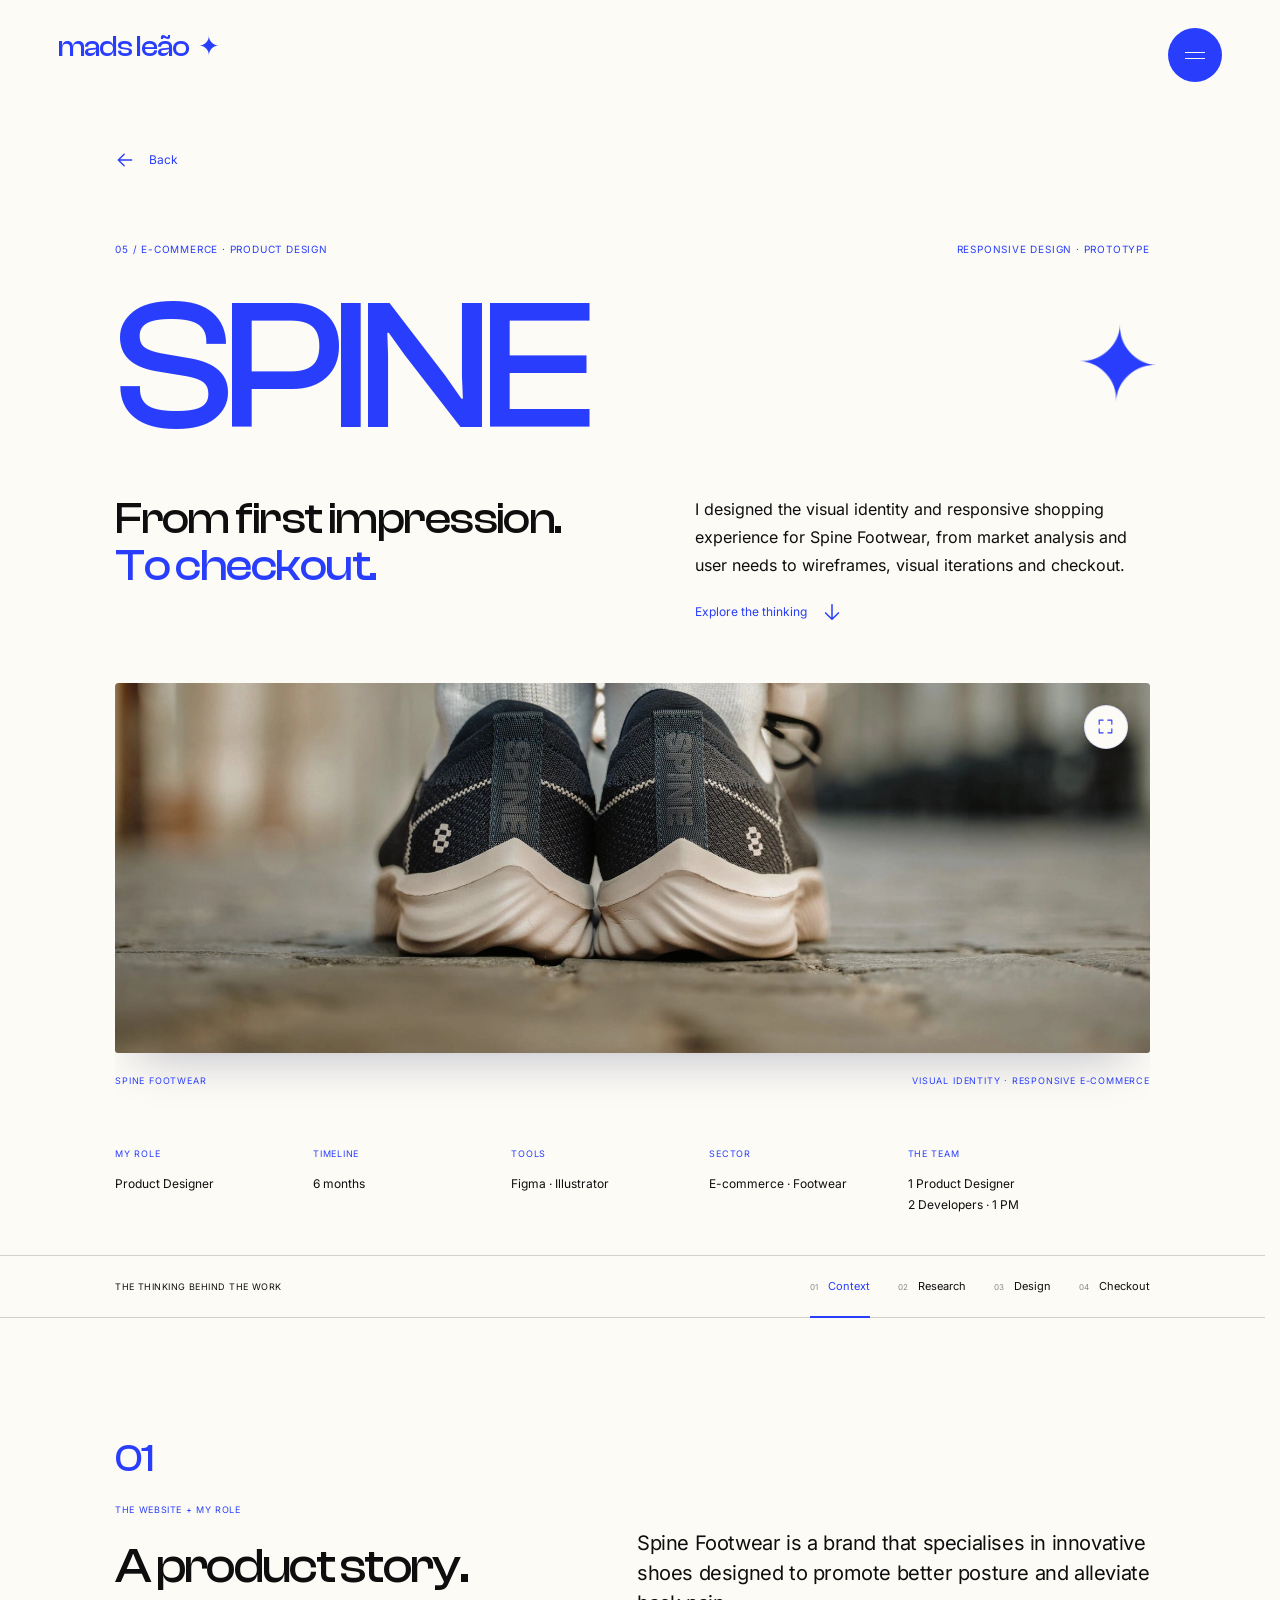
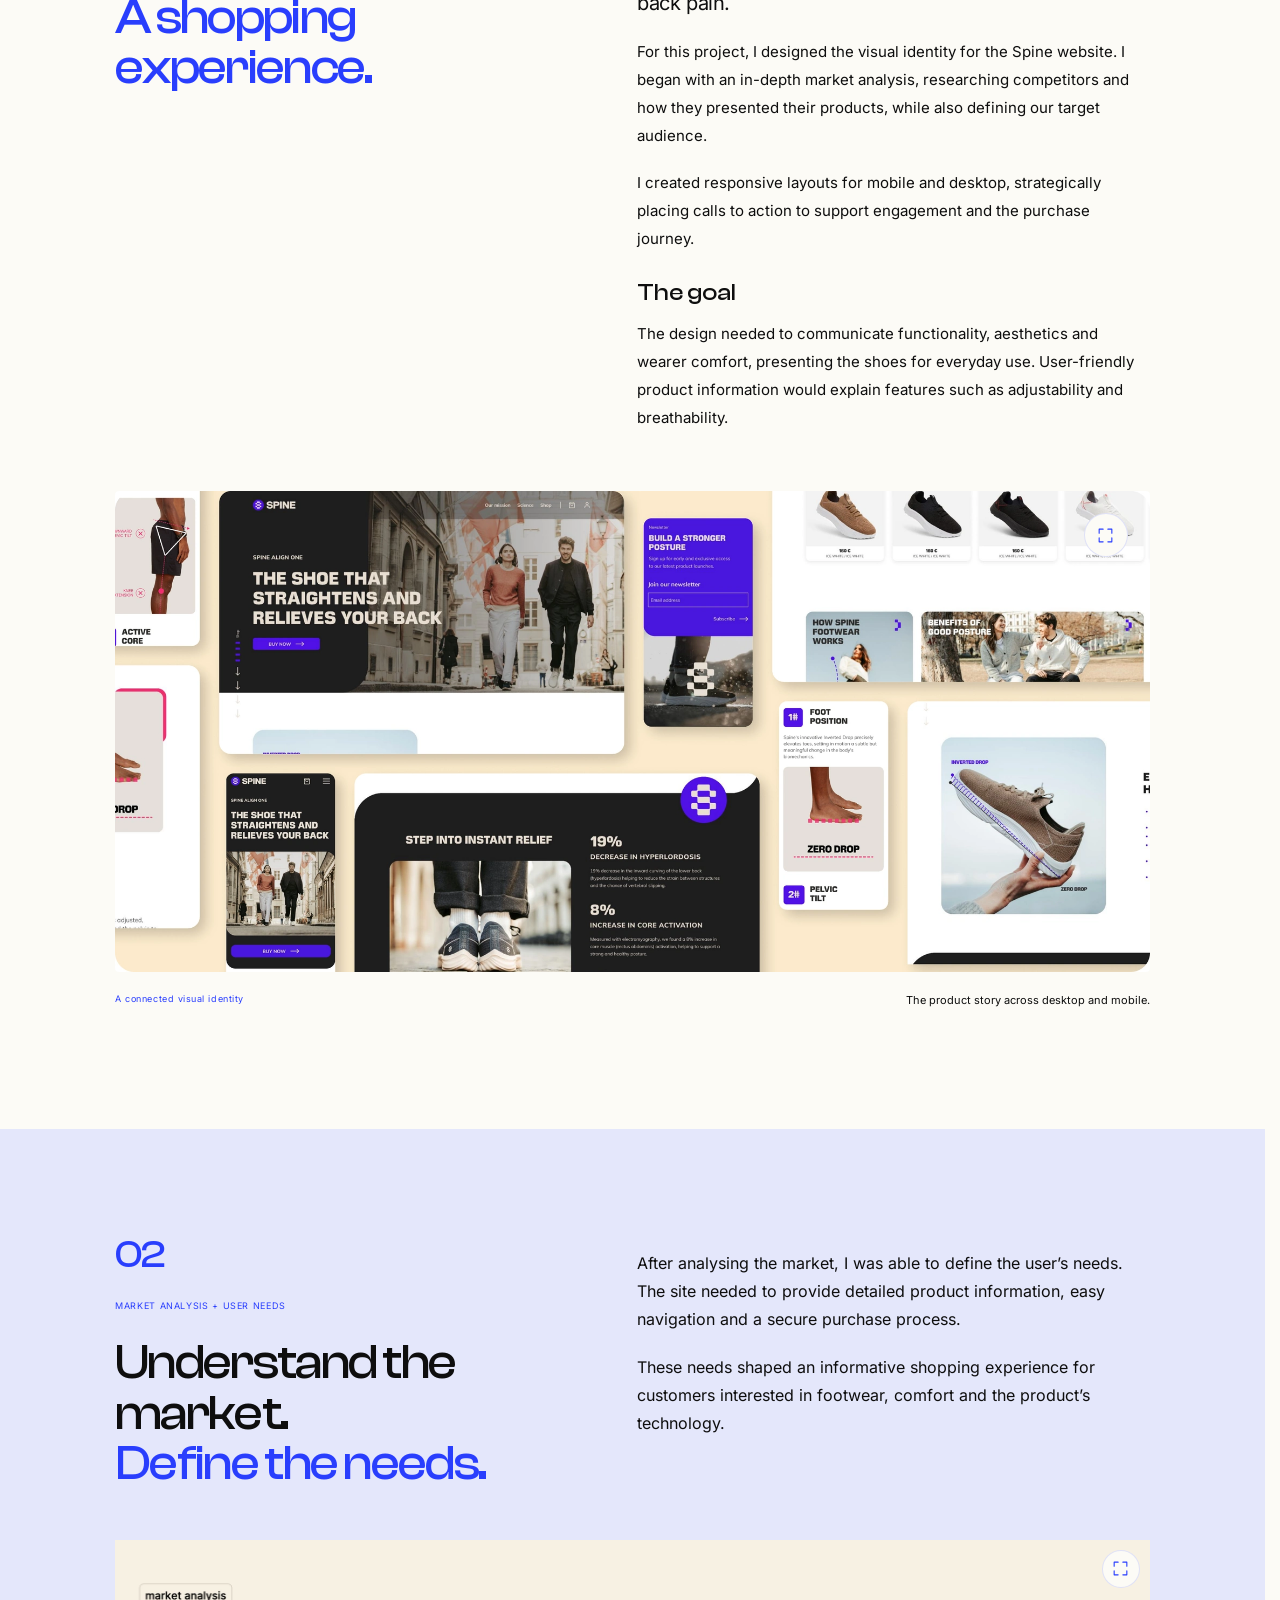
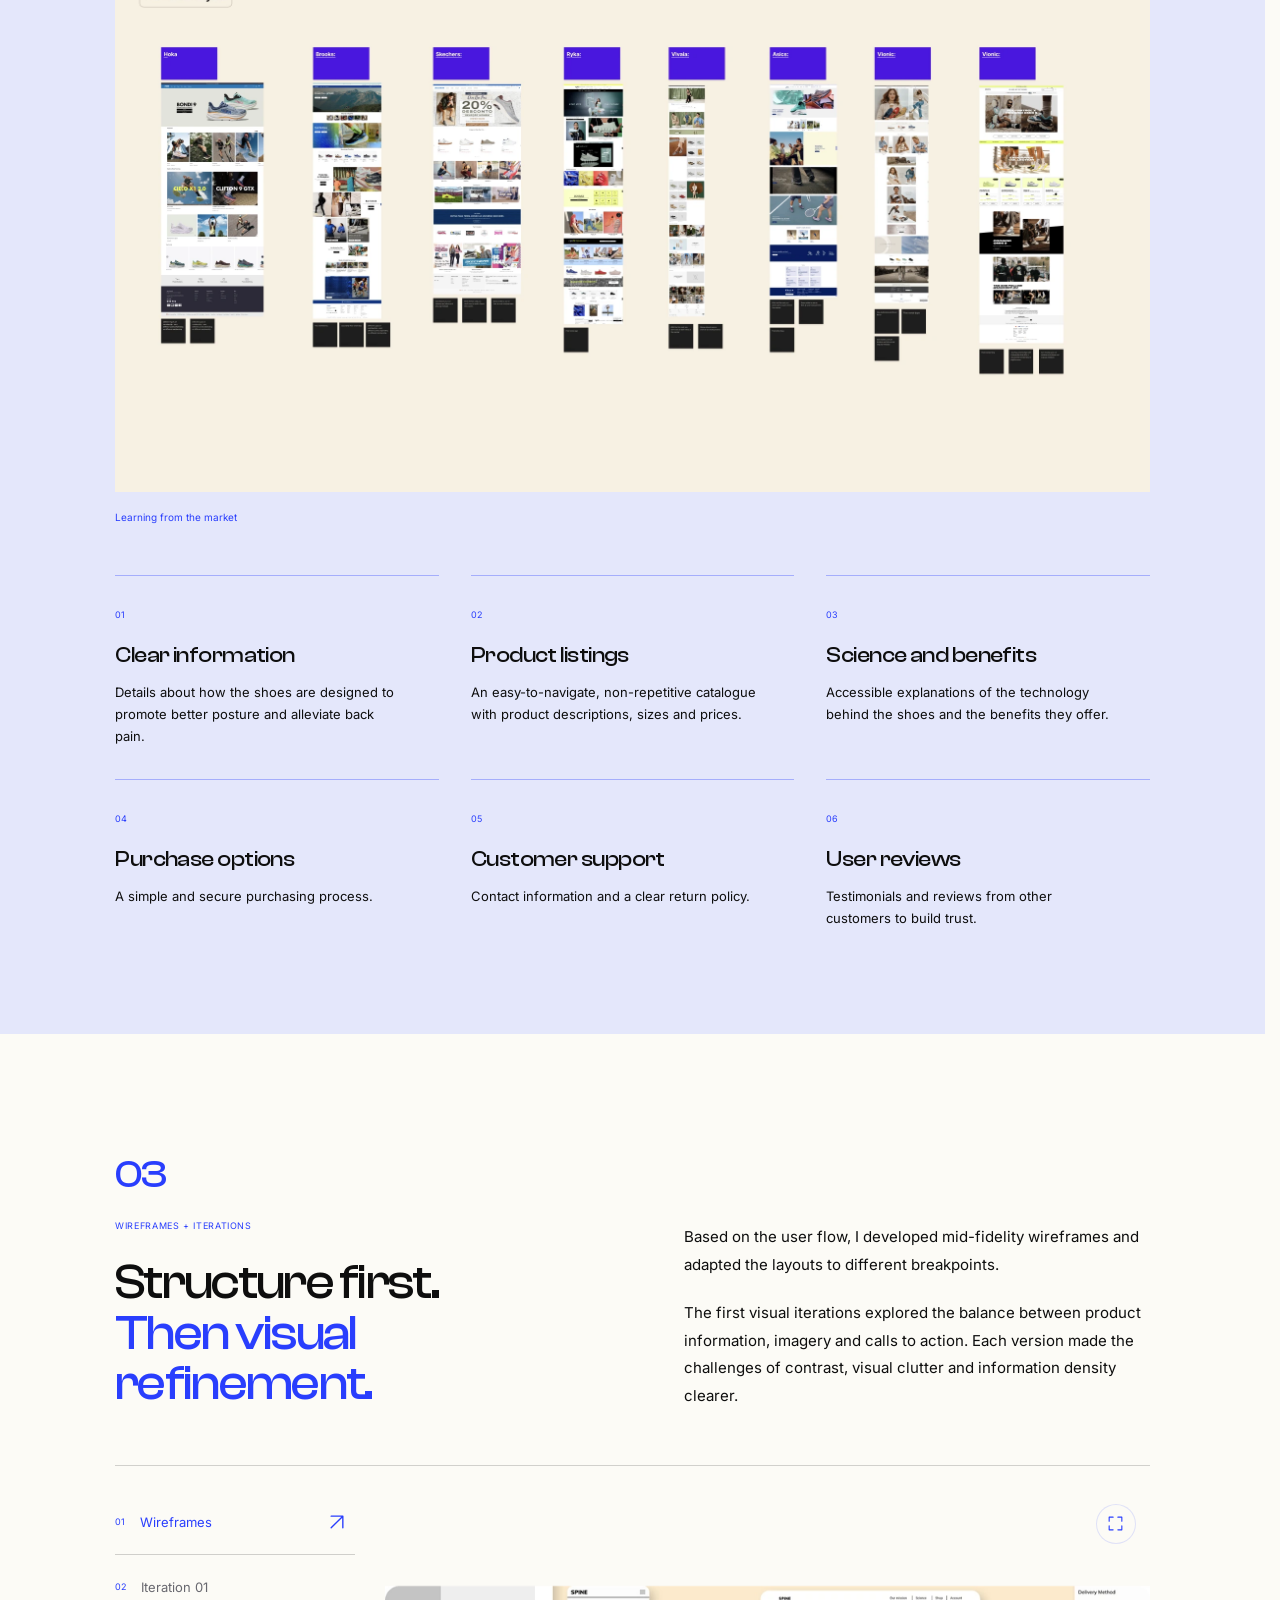
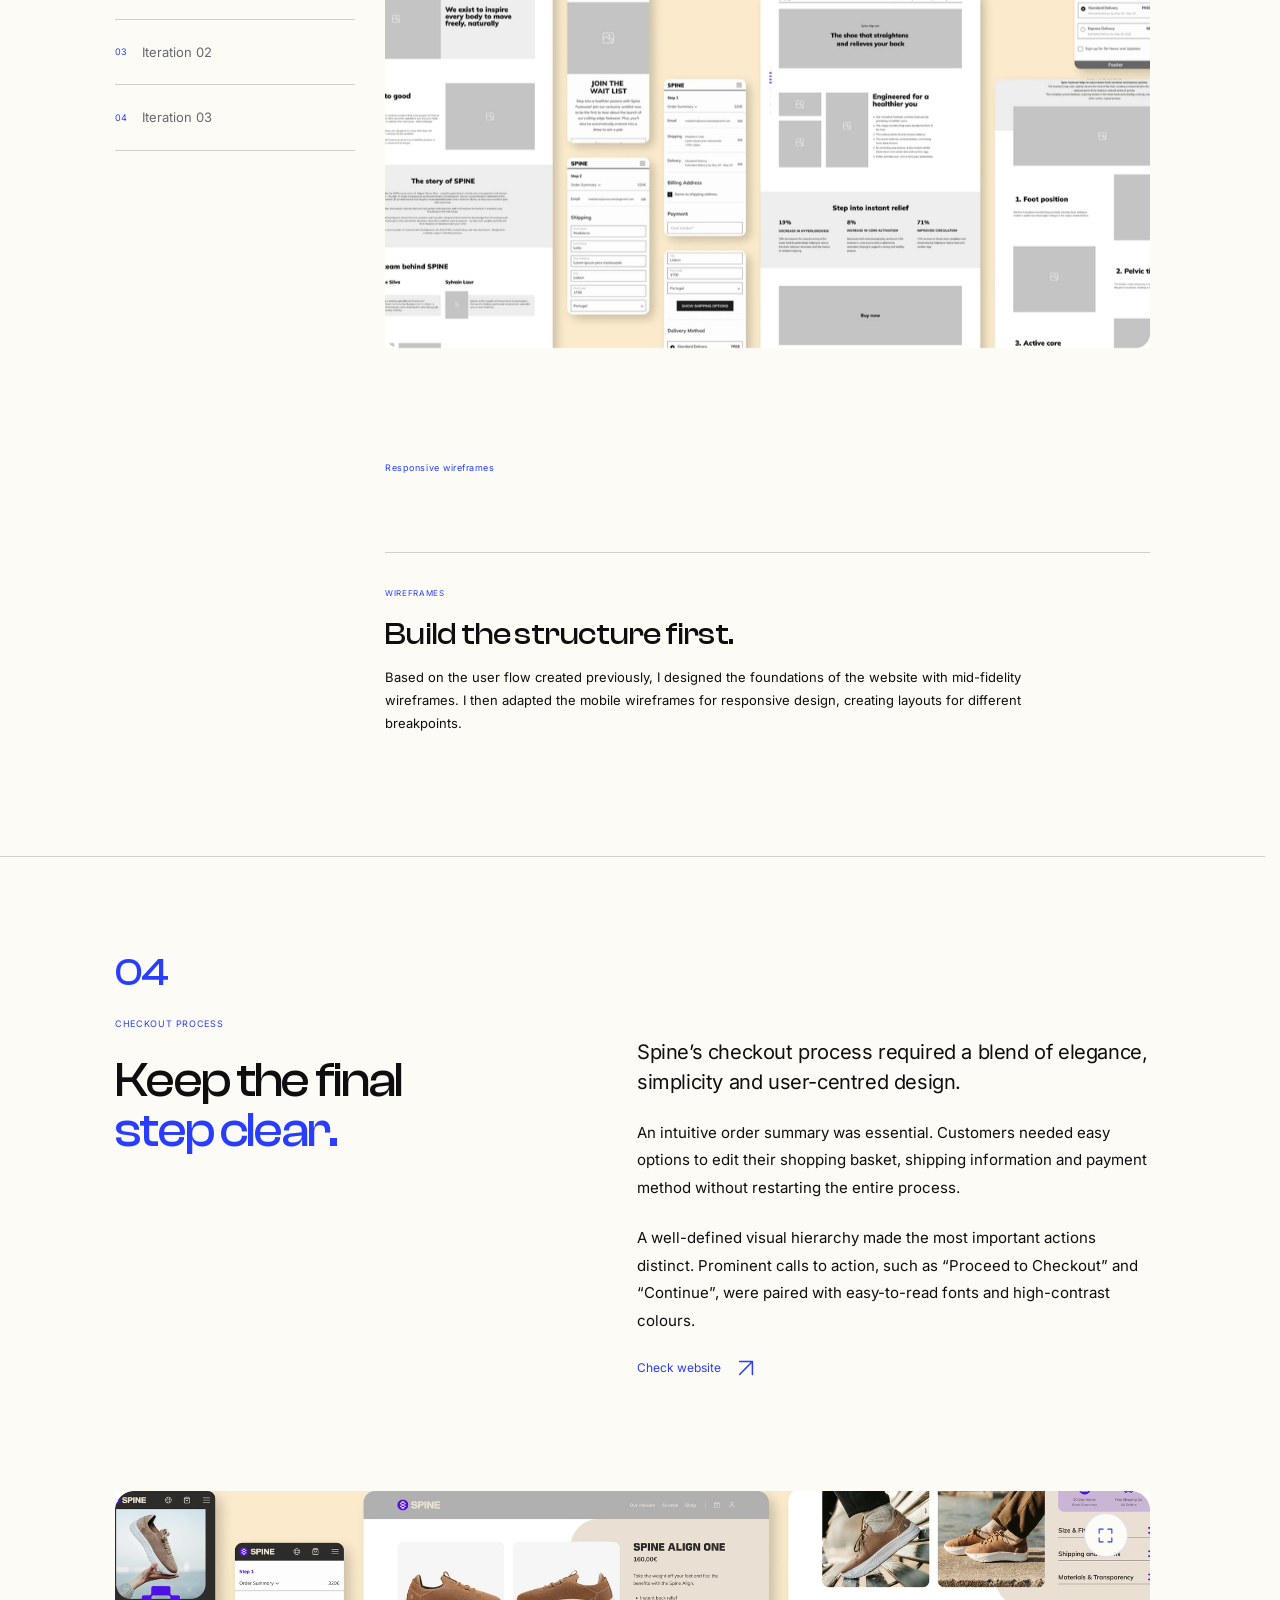
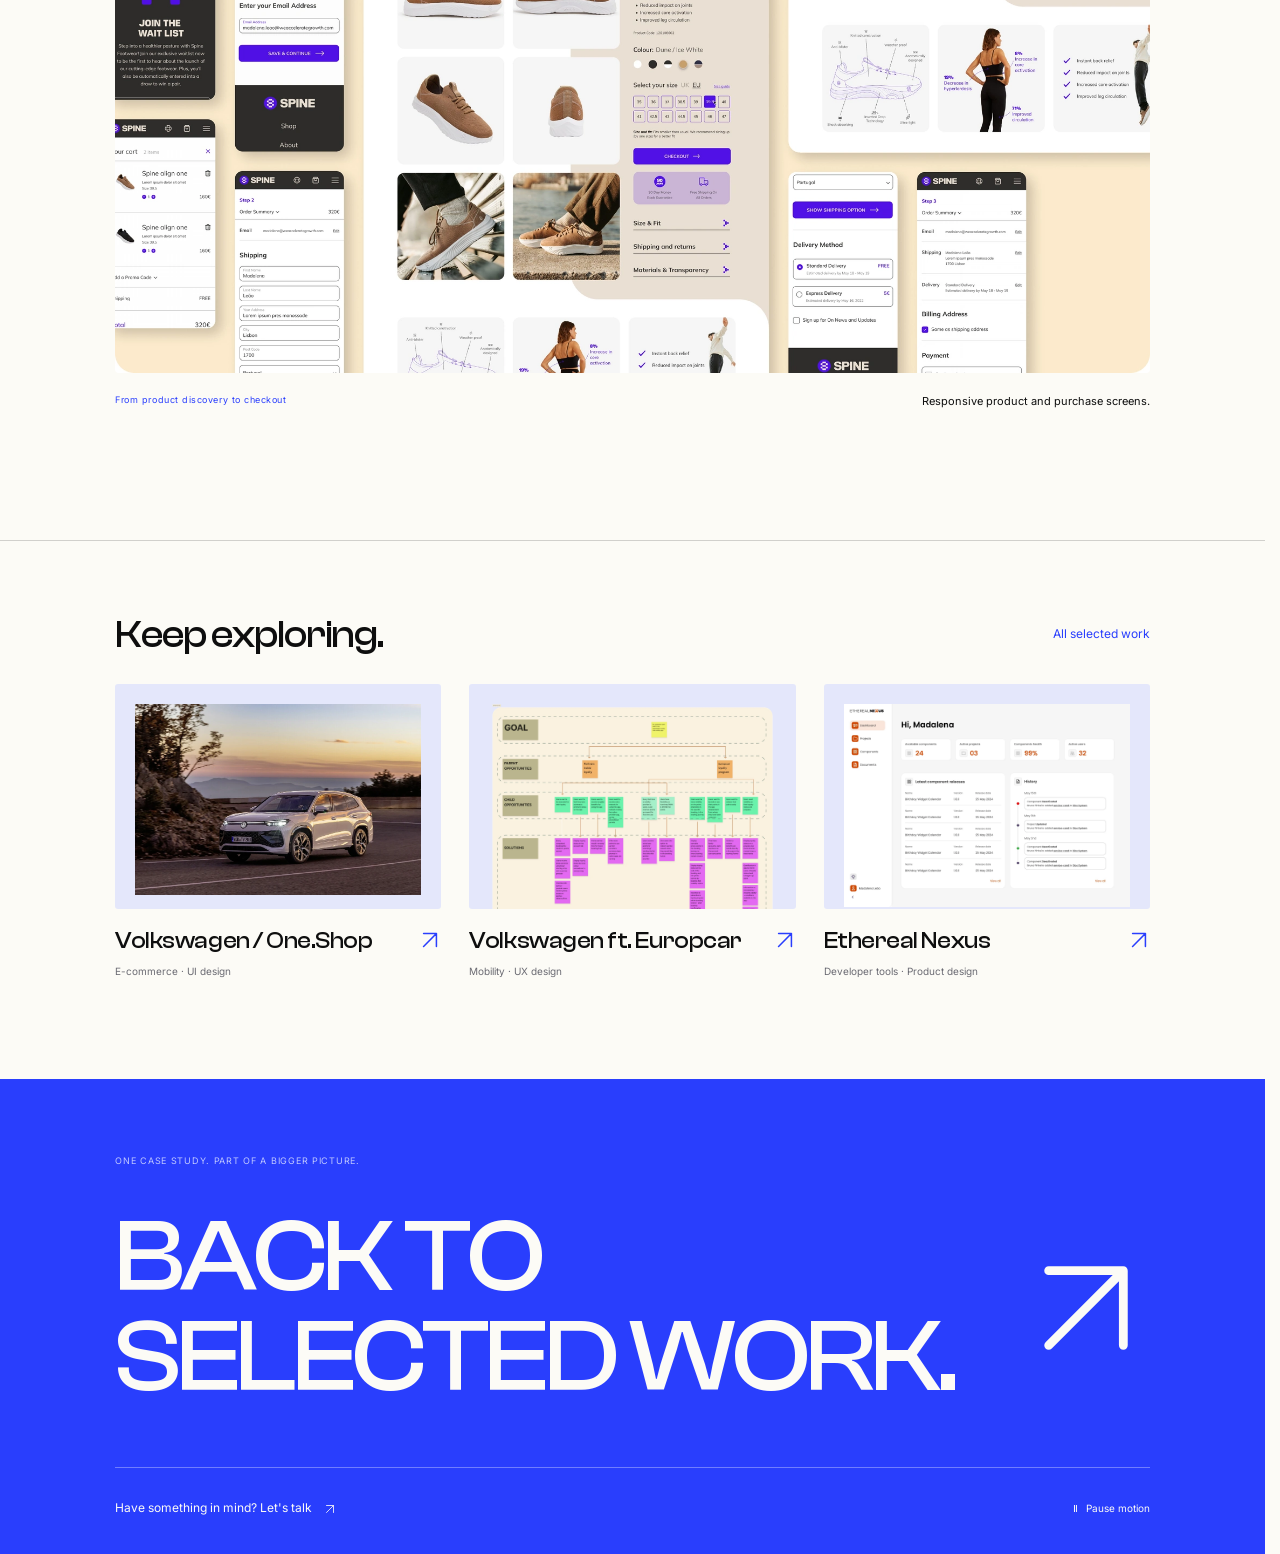
<file: spine/index.html>
<!doctype html>
<html lang="en">
  <head>
    <meta charset="utf-8" />
    <meta name="viewport" content="width=device-width, initial-scale=1" />
    <meta name="theme-color" content="#fcfbf6" />
    <meta
      name="description"
      content="Spine Footwear — a product design case study by Madalena Leão. Visual identity, market analysis, responsive design and e-commerce checkout."
    />
    <meta name="robots" content="index, follow" />
    <link rel="canonical" href="https://madsleao.com/spine/" />
    <title>Spine Footwear — Madalena Leão</title>
    <link rel="icon" type="image/png" sizes="96x96" href="../assets/favicon.png" />
    <link rel="shortcut icon" href="../favicon.ico" />
    <link rel="apple-touch-icon" sizes="180x180" href="../assets/apple-touch-icon.png" />
    <link
      rel="preload"
      href="../assets/clash-display-medium.woff2"
      as="font"
      type="font/woff2"
      crossorigin
    />
    <link
      rel="preload"
      href="../assets/inter-regular.woff2"
      as="font"
      type="font/woff2"
      crossorigin
    />
    <link rel="stylesheet" href="../styles.css?v=motion-arrival-1" />
    <link rel="stylesheet" href="../case.css?v=title-masks-1" />
    <link rel="stylesheet" href="../projects.css?v=portfolio-2" />
    <link rel="stylesheet" href="./spine.css?v=spine-1" />
    <script src="../case.js?v=motion-arrival-1" defer></script>
  </head>
  <body class="case-page">
    <a class="skip-link" href="#main">Skip to content</a>
    <header class="header">
      <a class="wordmark" href="../#top" aria-label="Madalena Leão, home"
        >mads leão<span aria-hidden="true">✦</span></a
      >
      <button
        class="menu-toggle"
        aria-label="Open navigation"
        aria-controls="navigation"
        aria-expanded="false"
        aria-haspopup="dialog"
        hidden
      >
        <span></span><span></span>
      </button>
    </header>

    <main id="main">
      <section class="case-hero case-wrap" id="top" aria-labelledby="case-title">
        <a class="back-link" href="../projects/"><svg class="icon-arrow" viewBox="0 0 24 24" aria-hidden="true" focusable="false"><path d="M20 12H4m7-7-7 7 7 7" /></svg>Back</a>
        <div class="case-eyebrow"><span>05 / E-COMMERCE · PRODUCT DESIGN</span><span>RESPONSIVE DESIGN · PROTOTYPE</span></div>
        <h1 class="case-title" id="case-title"><span class="line-mask"><span class="hero-line">SPINE</span></span><span class="case-star" aria-hidden="true">✦</span></h1>
        <div class="case-hero-copy">
          <h2>From first impression.<br /><span>To checkout.</span></h2>
          <div><p>I designed the visual identity and responsive shopping experience for Spine Footwear, from market analysis and user needs to wireframes, visual iterations and checkout.</p>
            <a class="text-link" href="#context">Explore the thinking<svg class="icon-arrow" viewBox="0 0 24 24" aria-hidden="true" focusable="false"><path d="M12 4v16M5 13l7 7 7-7" /></svg></a>
          </div>
        </div>
        <figure class="case-visual photo-cover spine-cover">
          <div class="case-visual-inner"><img src="./assets/cover-1920.webp" srcset="./assets/cover-960.webp 960w, ./assets/cover-1920.webp 1920w, ./assets/cover-hq.webp 2362w" sizes="(min-width: 1800px) 1480px, (min-width: 1101px) 82vw, (min-width: 761px) 86vw, 88vw" width="2362" height="1575" alt="Spine footwear photographed from behind, showing the shoes and their distinctive soles" fetchpriority="high" /></div>
          <button class="image-open" data-image="./assets/cover-hq.webp" data-title="SPINE FOOTWEAR" aria-label="Enlarge SPINE FOOTWEAR" hidden>
            <svg viewBox="0 0 24 24" aria-hidden="true" focusable="false"><path d="M9 4H4v5m11-5h5v5M4 15v5h5m6 0h5v-5" /></svg>
          </button>
          <figcaption><span>SPINE FOOTWEAR</span><p>VISUAL IDENTITY · RESPONSIVE E-COMMERCE</p></figcaption>
        </figure>
        <dl class="case-facts">
          <div><dt>MY ROLE</dt><dd>Product Designer</dd></div>
          <div><dt>TIMELINE</dt><dd>6 months</dd></div>
          <div><dt>TOOLS</dt><dd>Figma · Illustrator</dd></div>
          <div><dt>SECTOR</dt><dd>E-commerce · Footwear</dd></div>
          <div><dt>THE TEAM</dt><dd>1 Product Designer<br />2 Developers · 1 PM</dd></div>
        </dl>
      </section>
      <nav class="chapter-nav" aria-label="Case study chapters"><span class="chapter-nav-label">THE THINKING BEHIND THE WORK</span><div>
        <a href="#context"><span>01</span> Context</a><a href="#research"><span>02</span> Research</a><a href="#design"><span>03</span> Design</a><a href="#outcome"><span>04</span> Checkout</a>
      </div><span class="reading-progress" aria-hidden="true"></span></nav>
      <section class="case-chapter case-wrap" id="context" aria-labelledby="context-title">
        <div class="chapter-heading" data-reveal><span class="chapter-number">01</span><p>THE WEBSITE + MY ROLE</p><h2 id="context-title">A product story.<br /><span>A shopping experience.</span></h2></div>
        <div class="chapter-body"><div class="prose spine-goal" data-reveal>
          <p class="lead">Spine Footwear is a brand that specialises in innovative shoes designed to promote better posture and alleviate back pain.</p>
          <p>For this project, I designed the visual identity for the Spine website. I began with an in-depth market analysis, researching competitors and how they presented their products, while also defining our target audience.</p>
          <p>I created responsive layouts for mobile and desktop, strategically placing calls to action to support engagement and the purchase journey.</p>
          <h3>The goal</h3><p>The design needed to communicate functionality, aesthetics and wearer comfort, presenting the shoes for everyday use. User-friendly product information would explain features such as adjustability and breathability.</p>
        </div></div>
        <figure class="wide-figure" data-reveal>
          <div class="interface-stage spine-collage-stage"><img src="./assets/responsive-overview-1920.webp" srcset="./assets/responsive-overview-960.webp 960w, ./assets/responsive-overview-1920.webp 1920w, ./assets/responsive-overview-3200.webp 3200w, ./assets/responsive-overview-hq.webp 4252w" sizes="(min-width: 1800px) 1480px, (min-width: 1101px) 82vw, (min-width: 761px) 86vw, 88vw" width="4252" height="1976" alt="Spine desktop and mobile website designs, showing the visual identity, product story, product range and footwear details" loading="lazy" decoding="async" /></div>
          <button class="image-open" data-image="./assets/responsive-overview-hq.webp" data-title="A connected visual identity" aria-label="Enlarge A connected visual identity" hidden>
            <svg viewBox="0 0 24 24" aria-hidden="true" focusable="false"><path d="M9 4H4v5m11-5h5v5M4 15v5h5m6 0h5v-5" /></svg>
          </button>
          <figcaption><span>A connected visual identity</span><p>The product story across desktop and mobile.</p></figcaption>
        </figure>
      </section>
      <section class="research-chapter" id="research" aria-labelledby="research-title"><div class="case-wrap">
        <div class="research-top">
          <div class="chapter-heading" data-reveal><span class="chapter-number">02</span><p>MARKET ANALYSIS + USER NEEDS</p><h2 id="research-title">Understand the market.<br /><span>Define the needs.</span></h2></div>
          <div class="research-intro" data-reveal><p>After analysing the market, I was able to define the user’s needs. The site needed to provide detailed product information, easy navigation and a secure purchase process.</p><p>These needs shaped an informative shopping experience for customers interested in footwear, comfort and the product’s technology.</p></div>
        </div>
        <div class="artifact-grid"><div class="spine-benchmark">
          <figure class="gallery-figure" data-reveal>
          <div class="artifact-stage spine-collage-stage"><img src="./assets/market-analysis.webp" width="2106" height="1124" alt="Market analysis comparing the footwear websites of Hoka, Brooks, Skechers, Ryka, Vivaia, Asics and Vionic" loading="lazy" decoding="async" /></div>
          <button class="image-open" data-image="./assets/market-analysis.webp" data-title="Learning from the market" aria-label="Enlarge Learning from the market" hidden>
            <svg viewBox="0 0 24 24" aria-hidden="true" focusable="false"><path d="M9 4H4v5m11-5h5v5M4 15v5h5m6 0h5v-5" /></svg>
          </button>
          <figcaption><span>Learning from the market</span></figcaption>
        </figure>
        </div></div>
        <div class="research-signals spine-needs"><div data-reveal><span>01</span><h3>Clear information</h3><p>Details about how the shoes are designed to promote better posture and alleviate back pain.</p></div>
<div data-reveal><span>02</span><h3>Product listings</h3><p>An easy-to-navigate, non-repetitive catalogue with product descriptions, sizes and prices.</p></div>
<div data-reveal><span>03</span><h3>Science and benefits</h3><p>Accessible explanations of the technology behind the shoes and the benefits they offer.</p></div>
<div data-reveal><span>04</span><h3>Purchase options</h3><p>A simple and secure purchasing process.</p></div>
<div data-reveal><span>05</span><h3>Customer support</h3><p>Contact information and a clear return policy.</p></div>
<div data-reveal><span>06</span><h3>User reviews</h3><p>Testimonials and reviews from other customers to build trust.</p></div></div>
      </div></section>
      <section class="design-chapter case-wrap spine-design" id="design" aria-labelledby="design-title">
        <div class="design-heading">
          <div class="chapter-heading" data-reveal><span class="chapter-number">03</span><p>WIREFRAMES + ITERATIONS</p><h2 id="design-title">Structure first.<br /><span>Then visual refinement.</span></h2></div>
          <div class="prose" data-reveal><p>Based on the user flow, I developed mid-fidelity wireframes and adapted the layouts to different breakpoints.</p><p>The first visual iterations explored the balance between product information, imagery and calls to action. Each version made the challenges of contrast, visual clutter and information density clearer.</p></div>
        </div>
        <div class="design-explorer gallery-explorer">
          <div class="design-tabs" role="tablist" aria-label="Spine design process" hidden><button role="tab" id="tab-wireframes" aria-controls="panel-wireframes" aria-selected="true" data-index="0"><span>01</span><span>Wireframes</span><svg class="icon-arrow" viewBox="0 0 24 24" aria-hidden="true" focusable="false"><path d="M5 19 19 5M5 5h14v14" /></svg></button>
<button role="tab" id="tab-iteration-1" aria-controls="panel-iteration-1" aria-selected="false" tabindex="-1" data-index="1"><span>02</span><span>Iteration 01</span><svg class="icon-arrow" viewBox="0 0 24 24" aria-hidden="true" focusable="false"><path d="M5 19 19 5M5 5h14v14" /></svg></button>
<button role="tab" id="tab-iteration-2" aria-controls="panel-iteration-2" aria-selected="false" tabindex="-1" data-index="2"><span>03</span><span>Iteration 02</span><svg class="icon-arrow" viewBox="0 0 24 24" aria-hidden="true" focusable="false"><path d="M5 19 19 5M5 5h14v14" /></svg></button>
<button role="tab" id="tab-iteration-3" aria-controls="panel-iteration-3" aria-selected="false" tabindex="-1" data-index="3"><span>04</span><span>Iteration 03</span><svg class="icon-arrow" viewBox="0 0 24 24" aria-hidden="true" focusable="false"><path d="M5 19 19 5M5 5h14v14" /></svg></button></div>
          <div class="design-workspace"><div class="design-panel" id="panel-wireframes" data-panel="0" role="tabpanel" aria-labelledby="tab-wireframes">
              <figure class="gallery-figure" data-reveal>
          <div class="comparison-stage spine-collage-stage"><img src="./assets/wireframes-1920.webp" srcset="./assets/wireframes-960.webp 960w, ./assets/wireframes-1920.webp 1920w, ./assets/wireframes-3200.webp 3200w, ./assets/wireframes-hq.webp 4180w" sizes="(min-width: 1800px) 1080px, (min-width: 1101px) 60vw, (min-width: 761px) 65vw, 88vw" width="4180" height="1976" alt="Responsive wireframes for the Spine website, with desktop and mobile homepage, product information and checkout layouts" loading="lazy" decoding="async" /></div>
          <button class="image-open" data-image="./assets/wireframes-hq.webp" data-title="Responsive wireframes" aria-label="Enlarge Responsive wireframes" hidden>
            <svg viewBox="0 0 24 24" aria-hidden="true" focusable="false"><path d="M9 4H4v5m11-5h5v5M4 15v5h5m6 0h5v-5" /></svg>
          </button>
          <figcaption><span>Responsive wireframes</span></figcaption>
        </figure>
              <div class="decision-copy"><span>WIREFRAMES</span><h3>Build the structure first.</h3><p>Based on the user flow created previously, I designed the foundations of the website with mid-fidelity wireframes. I then adapted the mobile wireframes for responsive design, creating layouts for different breakpoints.</p></div>
            </div><div class="design-panel" id="panel-iteration-1" data-panel="1" role="tabpanel" aria-labelledby="tab-iteration-1">
              <figure class="gallery-figure" data-reveal>
          <div class="comparison-stage spine-iteration-stage"><img src="./assets/iteration-1.webp" width="1975" height="4096" alt="First Spine homepage iteration with a purple hero, product information, photography and product cards" loading="lazy" decoding="async" /></div>
          <button class="image-open" data-image="./assets/iteration-1.webp" data-title="Homepage — iteration 01" aria-label="Enlarge Homepage — iteration 01" hidden>
            <svg viewBox="0 0 24 24" aria-hidden="true" focusable="false"><path d="M9 4H4v5m11-5h5v5M4 15v5h5m6 0h5v-5" /></svg>
          </button>
          <figcaption><span>Homepage — iteration 01</span></figcaption>
        </figure>
              <div class="decision-copy"><span>ITERATION 01</span><h3>Reduce competing elements.</h3><p>This first layout was crowded, with too many elements competing for attention. Text over images and colourful backgrounds also lacked sufficient contrast, affecting readability.</p></div>
            </div><div class="design-panel" id="panel-iteration-2" data-panel="2" role="tabpanel" aria-labelledby="tab-iteration-2">
              <figure class="gallery-figure" data-reveal>
          <div class="comparison-stage spine-iteration-stage"><img src="./assets/iteration-2.webp" width="1975" height="4096" alt="Second Spine homepage iteration exploring photography, product information and shopping sections" loading="lazy" decoding="async" /></div>
          <button class="image-open" data-image="./assets/iteration-2.webp" data-title="Homepage — iteration 02" aria-label="Enlarge Homepage — iteration 02" hidden>
            <svg viewBox="0 0 24 24" aria-hidden="true" focusable="false"><path d="M9 4H4v5m11-5h5v5M4 15v5h5m6 0h5v-5" /></svg>
          </button>
          <figcaption><span>Homepage — iteration 02</span></figcaption>
        </figure>
              <div class="decision-copy"><span>ITERATION 02</span><h3>Give the key messages space.</h3><p>The second version had too many images and text boxes, causing visual clutter and making it hard for users to focus on key messages.</p></div>
            </div><div class="design-panel" id="panel-iteration-3" data-panel="3" role="tabpanel" aria-labelledby="tab-iteration-3">
              <figure class="gallery-figure" data-reveal>
          <div class="comparison-stage spine-iteration-stage"><img src="./assets/iteration-3.webp" width="1975" height="4096" alt="Third Spine homepage iteration with a purple opening, footwear details, lifestyle photography and a product range" loading="lazy" decoding="async" /></div>
          <button class="image-open" data-image="./assets/iteration-3.webp" data-title="Homepage — iteration 03" aria-label="Enlarge Homepage — iteration 03" hidden>
            <svg viewBox="0 0 24 24" aria-hidden="true" focusable="false"><path d="M9 4H4v5m11-5h5v5M4 15v5h5m6 0h5v-5" /></svg>
          </button>
          <figcaption><span>Homepage — iteration 03</span></figcaption>
        </figure>
              <div class="decision-copy"><span>ITERATION 03</span><h3>Keep the product story legible.</h3><p>The third version still packed a lot of information together, making it difficult for users to quickly grasp the key benefits and features of the product.</p></div>
            </div></div>
        </div>
      </section>
      <section class="outcome-chapter case-wrap" id="outcome" aria-labelledby="outcome-title">
        <div class="chapter-heading" data-reveal><span class="chapter-number">04</span><p>CHECKOUT PROCESS</p><h2 id="outcome-title">Keep the final<br /><span>step clear.</span></h2></div>
        <div class="outcome-body"><div class="prose spine-checkout-copy" data-reveal>
          <p class="lead">Spine’s checkout process required a blend of elegance, simplicity and user-centred design.</p>
          <p>An intuitive order summary was essential. Customers needed easy options to edit their shopping basket, shipping information and payment method without restarting the entire process.</p>
          <p>A well-defined visual hierarchy made the most important actions distinct. Prominent calls to action, such as “Proceed to Checkout” and “Continue”, were paired with easy-to-read fonts and high-contrast colours.</p>
          <a class="text-link" href="https://www.spinefootwear.com/" target="_blank" rel="noopener noreferrer" aria-label="Check the Spine Footwear website (opens in a new tab)">Check website<svg class="icon-arrow" viewBox="0 0 24 24" aria-hidden="true" focusable="false"><path d="M5 19 19 5M5 5h14v14" /></svg></a>
        </div></div>
        <figure class="wide-figure spine-checkout-figure" data-reveal>
          <div class="interface-stage spine-collage-stage"><img src="./assets/checkout-1920.webp" srcset="./assets/checkout-960.webp 960w, ./assets/checkout-1920.webp 1920w, ./assets/checkout-3200.webp 3200w, ./assets/checkout-hq.webp 4248w" sizes="(min-width: 1800px) 1480px, (min-width: 1101px) 82vw, (min-width: 761px) 86vw, 88vw" width="4248" height="1976" alt="Spine desktop product page and mobile shopping journey with basket, shipping, payment and order-summary screens" loading="lazy" decoding="async" /></div>
          <button class="image-open" data-image="./assets/checkout-hq.webp" data-title="From product discovery to checkout" aria-label="Enlarge From product discovery to checkout" hidden>
            <svg viewBox="0 0 24 24" aria-hidden="true" focusable="false"><path d="M9 4H4v5m11-5h5v5M4 15v5h5m6 0h5v-5" /></svg>
          </button>
          <figcaption><span>From product discovery to checkout</span><p>Responsive product and purchase screens.</p></figcaption>
        </figure>
      </section>
      <section class="related-work case-wrap" aria-labelledby="related-title"><div class="related-heading"><h2 id="related-title">Keep exploring.</h2><a href="../projects/">All selected work</a></div><div class="related-grid">
        <a class="related-card" href="../one-shop/" aria-label="Volkswagen / One.Shop — explore the case study" data-reveal>
          <div class="related-image"><img src="../assets/one-shop.webp" width="1024" height="683" alt="Volkswagen / One.Shop project preview" loading="lazy" decoding="async" /></div>
          <div class="related-card-copy"><div><h3>Volkswagen / One.Shop</h3><p>E-commerce · UI design</p></div><svg class="icon-arrow" viewBox="0 0 24 24" aria-hidden="true" focusable="false"><path d="M5 19 19 5M5 5h14v14" /></svg></div>
        </a>
        <a class="related-card" href="../europcar/" aria-label="Volkswagen ft. Europcar — explore the case study" data-reveal>
          <div class="related-image"><img src="../assets/europcar.webp" width="1440" height="1197" alt="Volkswagen ft. Europcar project preview" loading="lazy" decoding="async" /></div>
          <div class="related-card-copy"><div><h3>Volkswagen ft. Europcar</h3><p>Mobility · UX design</p></div><svg class="icon-arrow" viewBox="0 0 24 24" aria-hidden="true" focusable="false"><path d="M5 19 19 5M5 5h14v14" /></svg></div>
        </a>
        <a class="related-card" href="../ethereal-nexus/" aria-label="Ethereal Nexus — explore the case study" data-reveal>
          <div class="related-image"><img src="../assets/ethereal-nexus.webp" width="1440" height="1024" alt="Ethereal Nexus project preview" loading="lazy" decoding="async" /></div>
          <div class="related-card-copy"><div><h3>Ethereal Nexus</h3><p>Developer tools · Product design</p></div><svg class="icon-arrow" viewBox="0 0 24 24" aria-hidden="true" focusable="false"><path d="M5 19 19 5M5 5h14v14" /></svg></div>
        </a>
      </div></section>
      <section class="case-end case-wrap" aria-labelledby="end-title">
        <p class="small-label">ONE CASE STUDY. PART OF A BIGGER PICTURE.</p>
        <a class="return-work" href="../projects/"
          ><h2 id="end-title">BACK TO<br />SELECTED WORK.</h2>
          <svg
            class="icon-arrow"
            viewBox="0 0 24 24"
            aria-hidden="true"
            focusable="false"
          >
            <path d="M5 19 19 5M5 5h14v14" /></svg
        ></a>
        <div class="case-end-bottom">
          <a href="../contact/"
            >Have something in mind? Let's talk
            <svg
              class="icon-arrow"
              viewBox="0 0 24 24"
              aria-hidden="true"
              focusable="false"
            >
              <path d="M5 19 19 5M5 5h14v14" /></svg></a
          ><button class="motion-toggle" aria-pressed="false">
            <span aria-hidden="true">Ⅱ</span
            ><span class="motion-label">Pause motion</span>
          </button>
        </div>
      </section>
    </main>
    <dialog id="navigation" aria-labelledby="menu-title">
      <div class="menu-backdrop"></div>
      <button class="menu-close" aria-label="Close navigation" autofocus>
        ×
      </button>
      <div class="menu-panel">
        <div class="menu-content">
          <p class="menu-kicker" id="menu-title">NAVIGATION</p>
          <nav aria-label="Expanded navigation">
            <a href="../#top">Home<span>01</span></a
            ><a href="../projects/">Work<span>02</span></a
            ><a href="../#about">About<span>03</span></a
            ><a href="../#contact">Contact<span>04</span></a>
          </nav>
          <div class="menu-bottom">
            <span>LESS CHAOS · MORE CLARITY</span
            ><a href="../contact/"
              >Say hello<svg
                class="icon-arrow"
                viewBox="0 0 24 24"
                aria-hidden="true"
                focusable="false"
              >
                <path d="M5 19 19 5M5 5h14v14" /></svg
            ></a>
          </div>
        </div>
      </div>
    </dialog>
    <dialog
      class="image-view"
      id="image-view"
      aria-labelledby="image-view-title"
    >
      <div class="image-view-toolbar">
        <h2 id="image-view-title">Interface detail</h2>
        <button class="image-size" aria-pressed="false">Actual size</button>
      </div>
      <button
        class="menu-close image-view-close"
        aria-label="Close image"
        autofocus
      >
        ×
      </button>
      <div class="image-view-scroll"><img alt="" /></div>
    </dialog>
  </body>
</html>
</file>
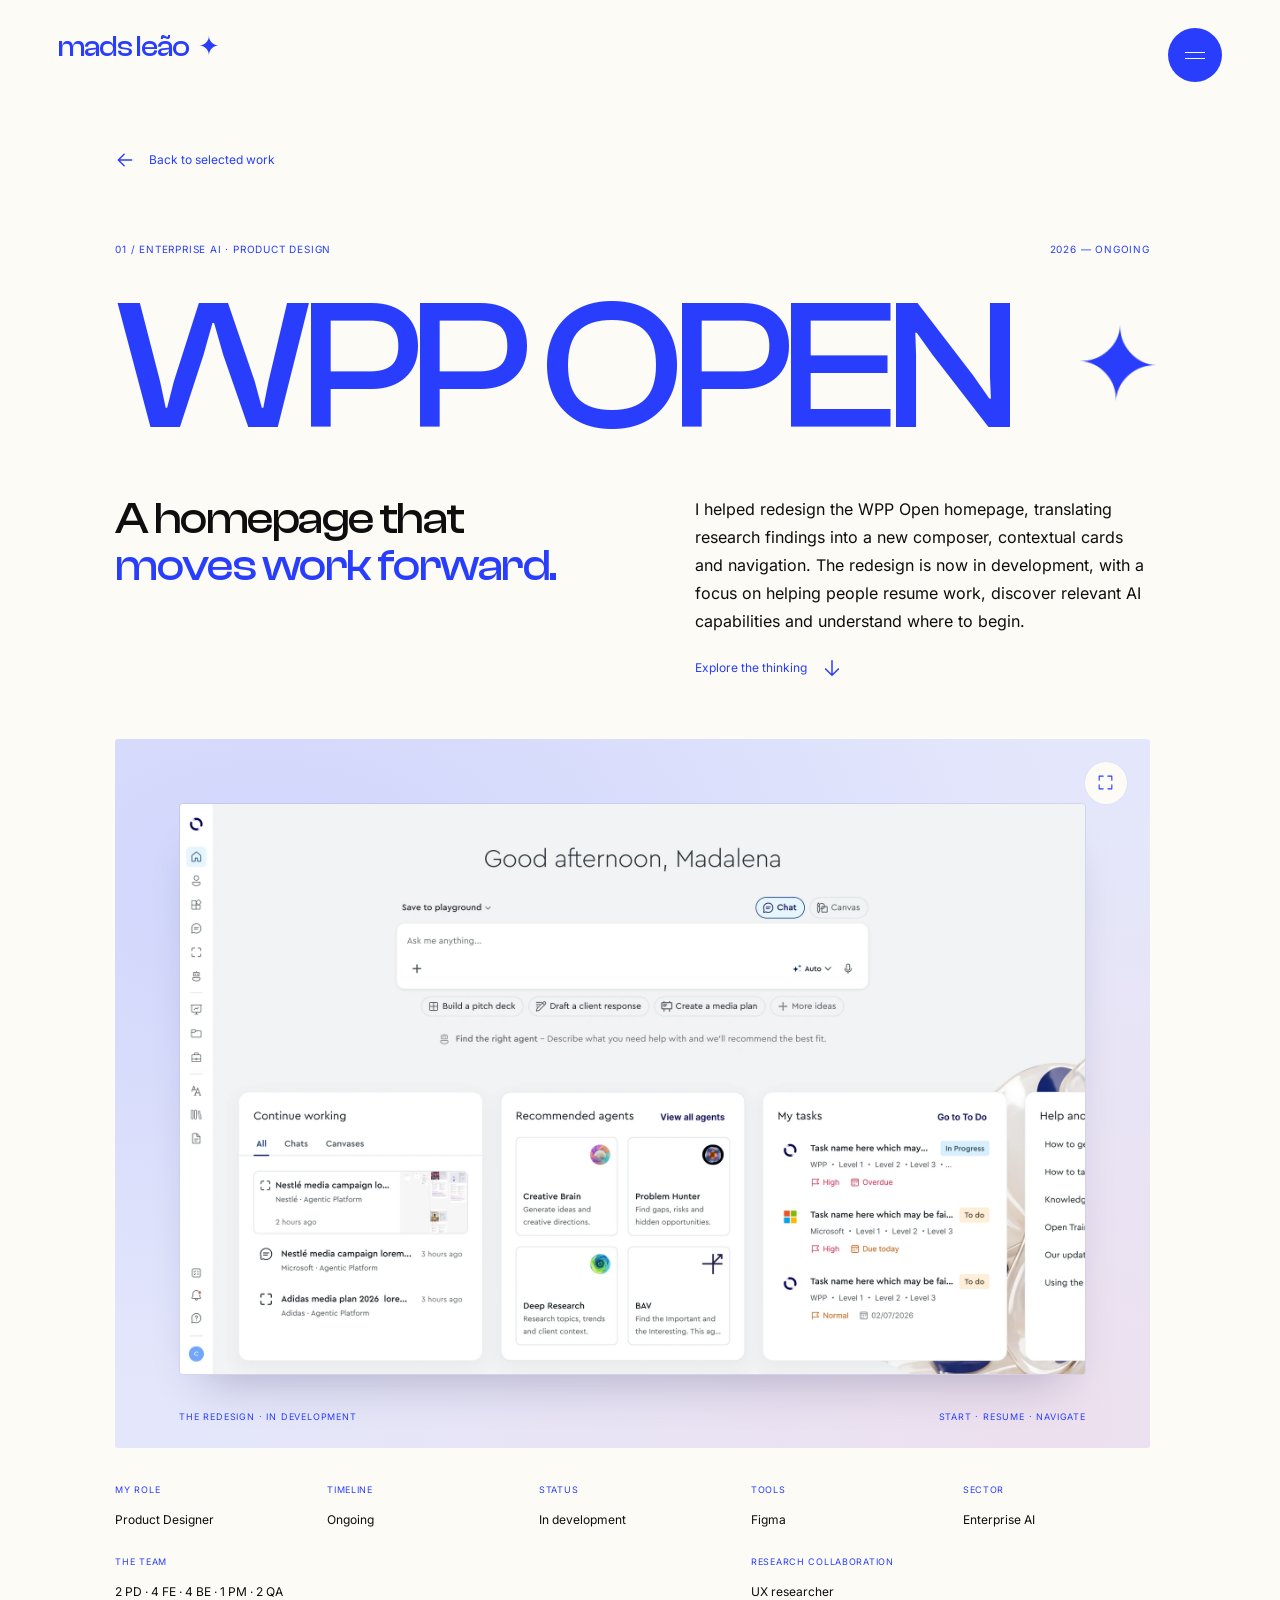
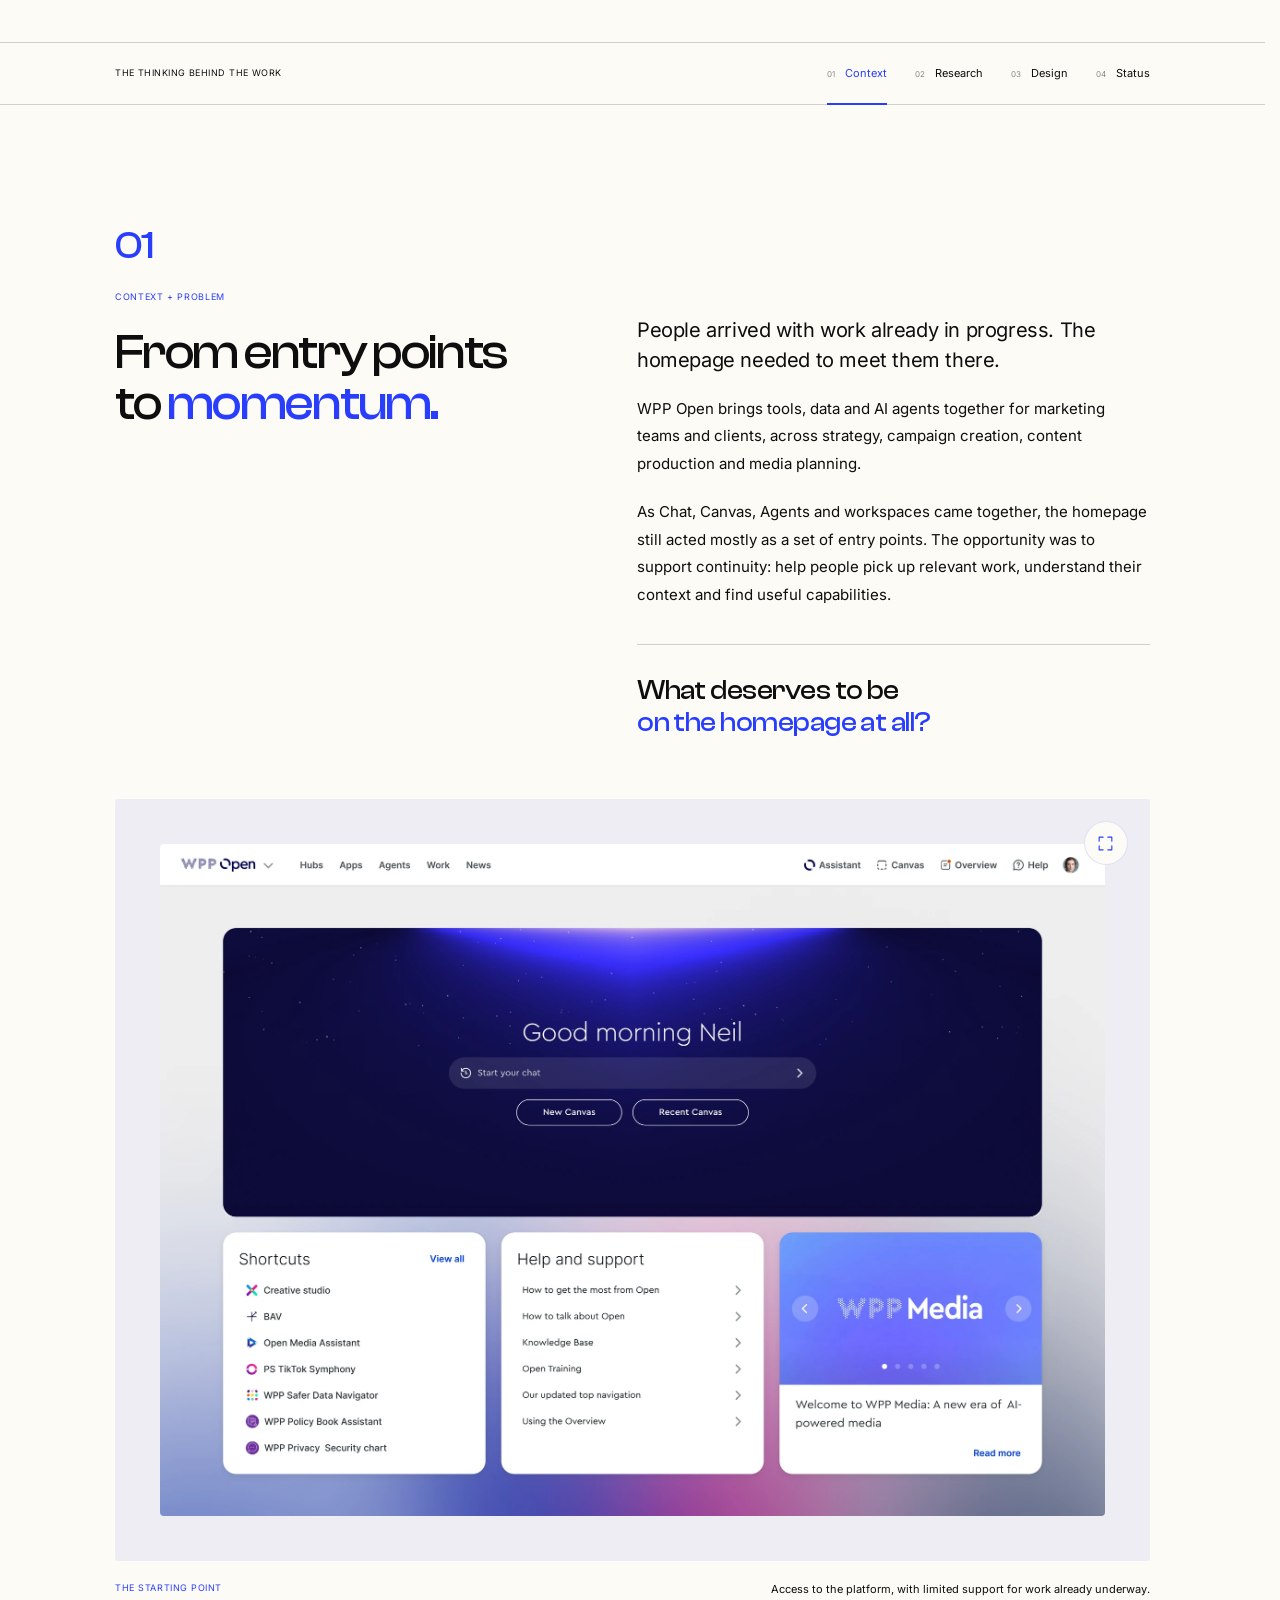
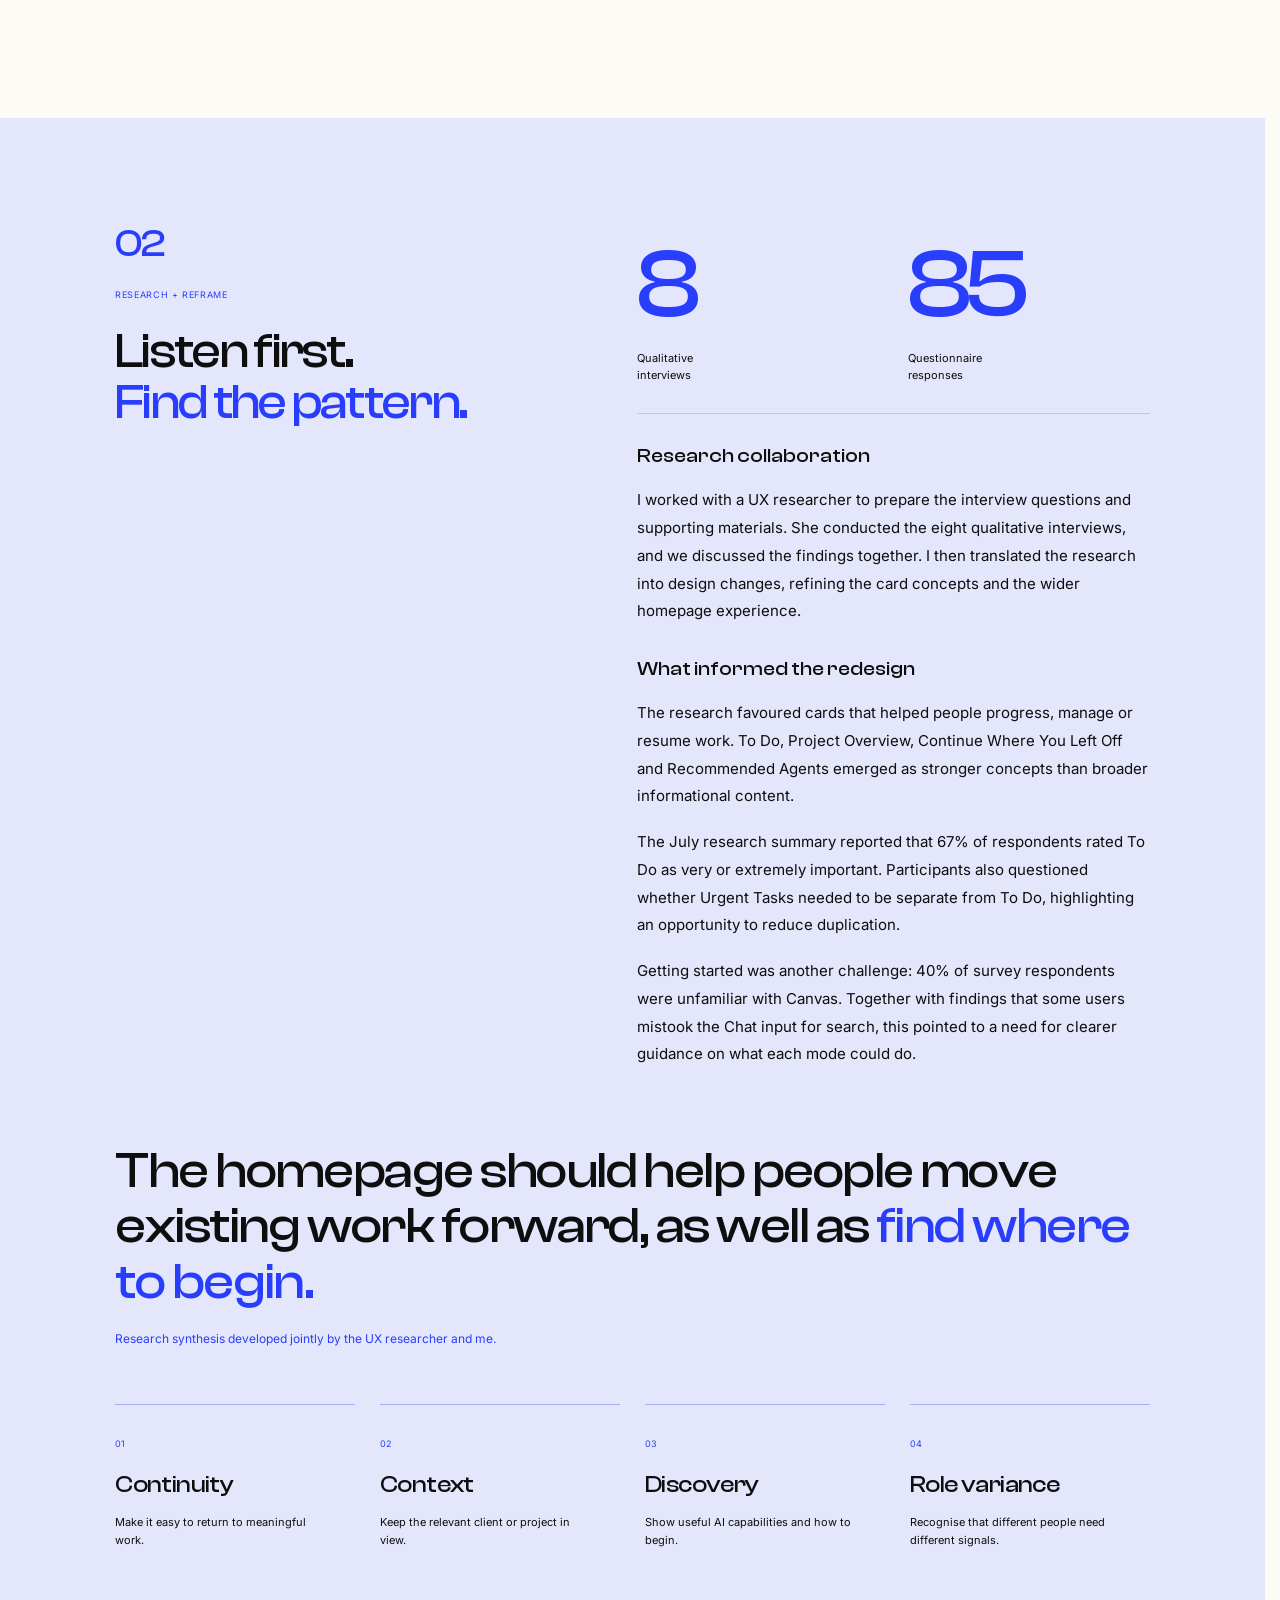
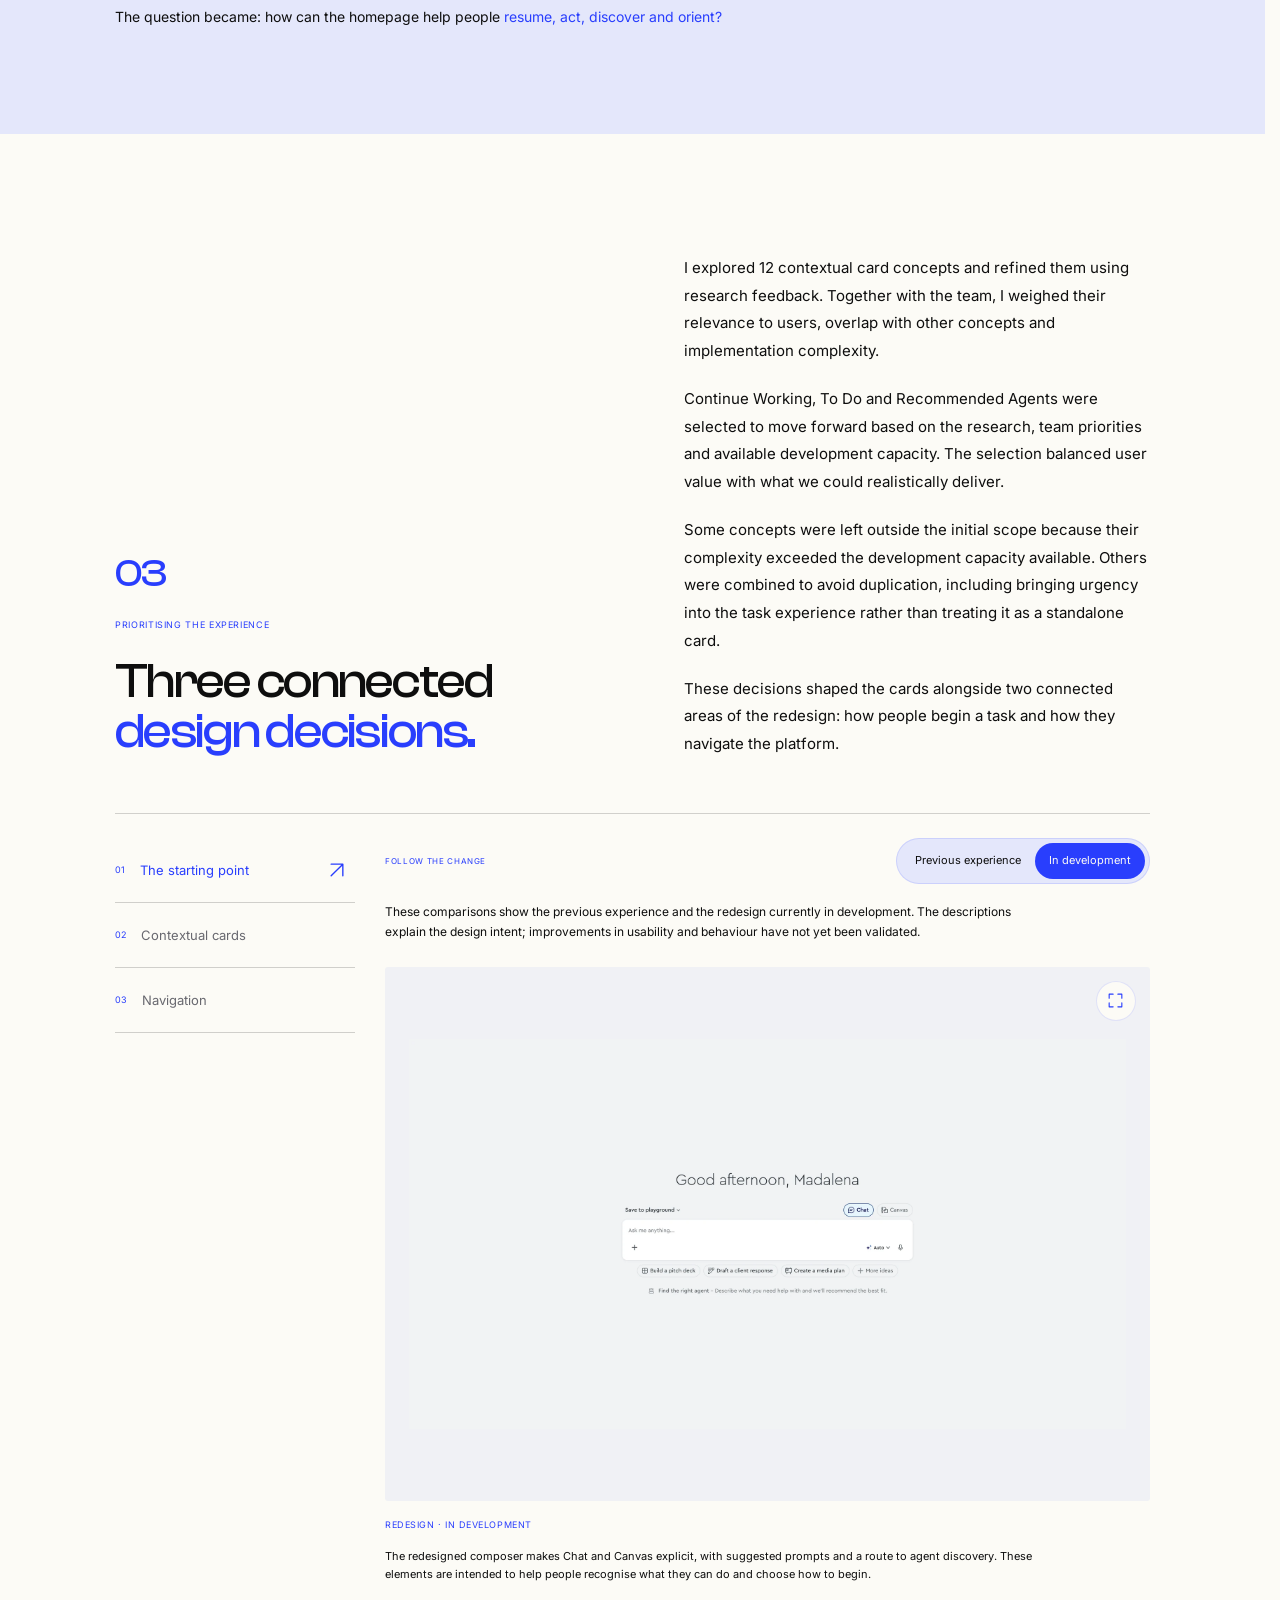
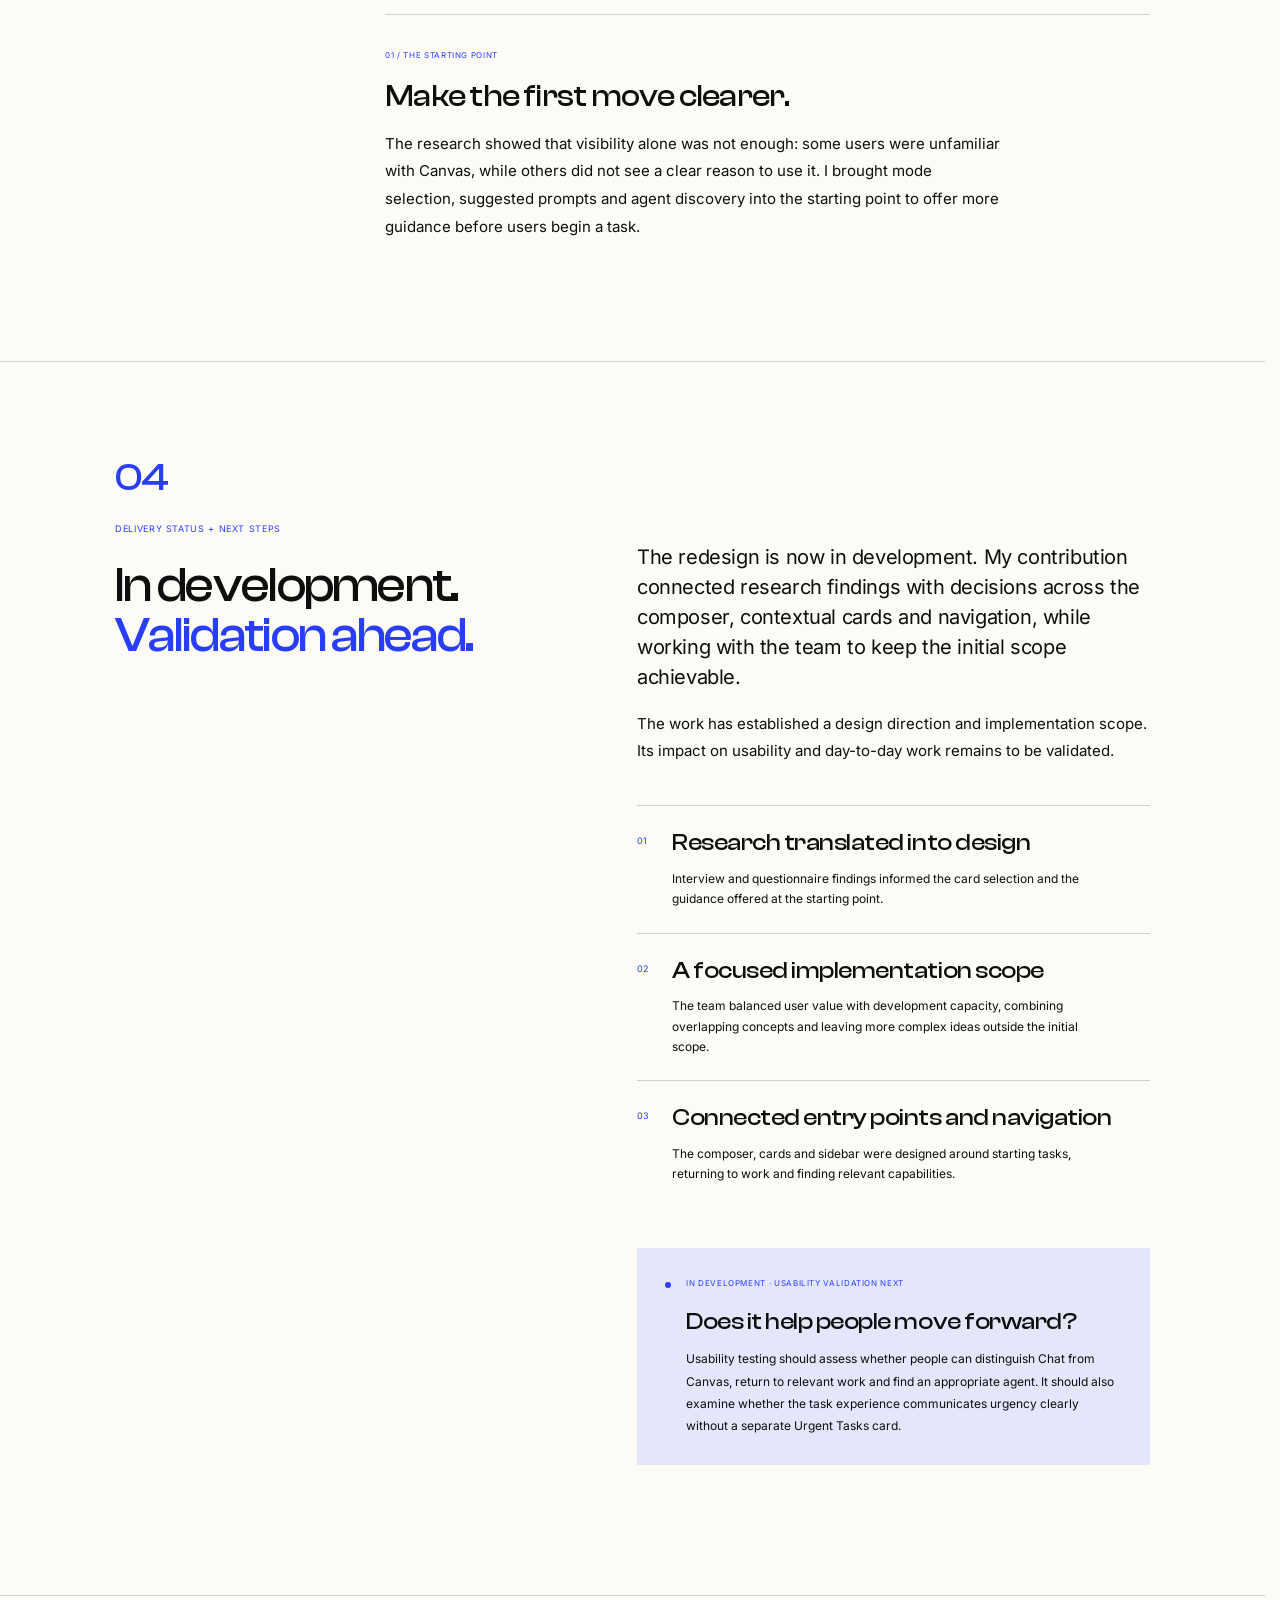
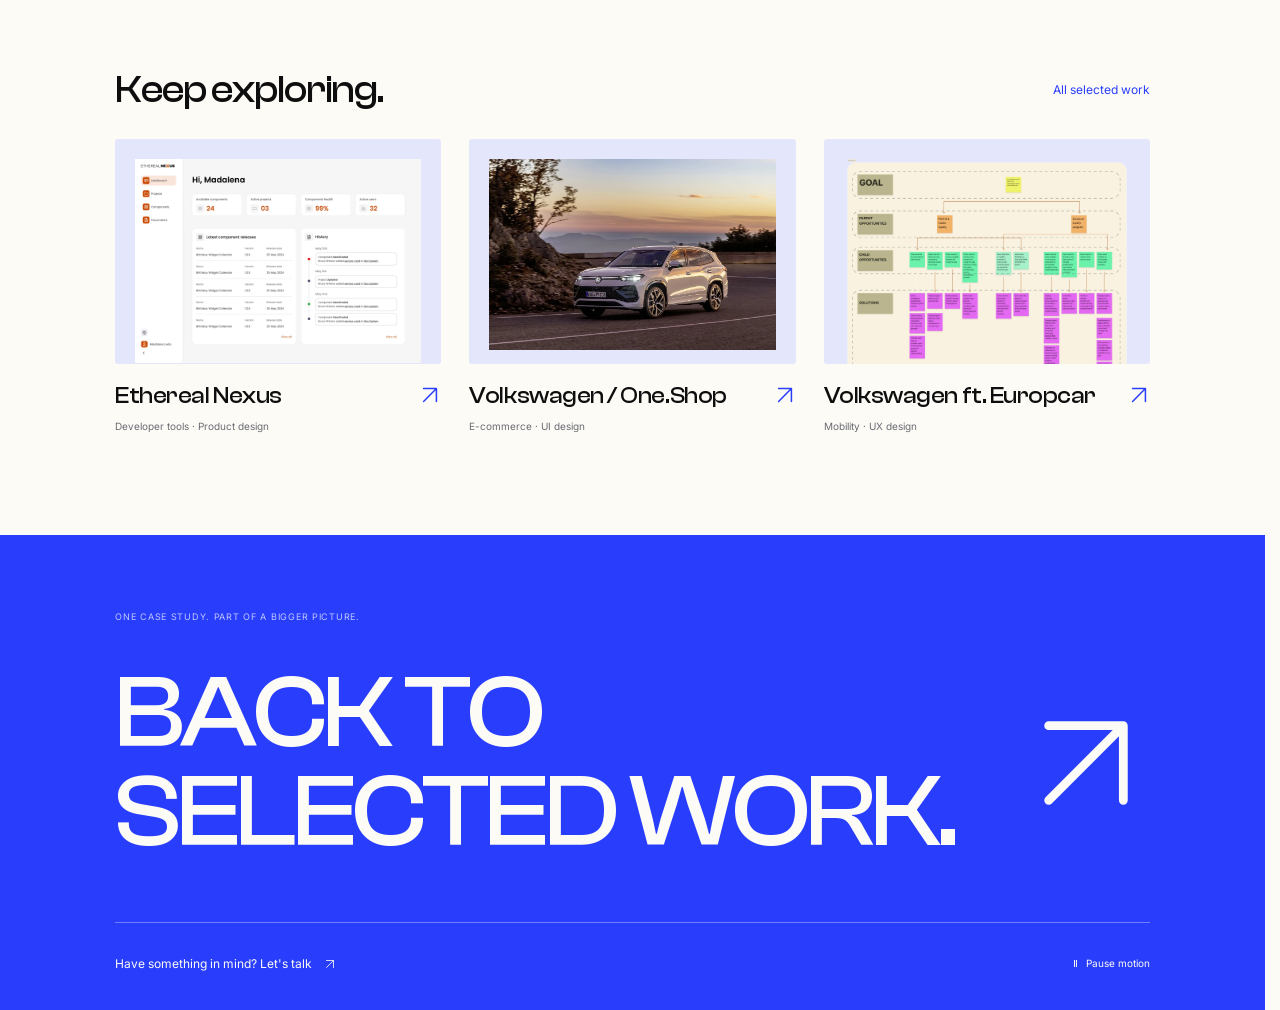
<file: wpp-open/index.html>
<!doctype html>
<html lang="en">
  <head>
    <meta charset="utf-8" />
    <meta name="viewport" content="width=device-width, initial-scale=1" />
    <meta name="theme-color" content="#fcfbf6" />
    <meta
      name="description"
      content="WPP Open — a product design case study by Madalena Leão. Helping people start, resume and navigate work in an enterprise AI platform."
    />
    <meta name="robots" content="index, follow" />
    <link rel="canonical" href="https://madsleao.com/wpp-open/" />
    <title>WPP Open — Madalena Leão</title>
    <link rel="icon" type="image/png" sizes="96x96" href="../assets/favicon.png" />
    <link rel="shortcut icon" href="../favicon.ico" />
    <link rel="apple-touch-icon" sizes="180x180" href="../assets/apple-touch-icon.png" />
    <link
      rel="preload"
      href="../assets/clash-display-medium.woff2"
      as="font"
      type="font/woff2"
      crossorigin
    />
    <link
      rel="preload"
      href="../assets/inter-regular.woff2"
      as="font"
      type="font/woff2"
      crossorigin
    />
    <link rel="stylesheet" href="../styles.css?v=motion-arrival-1" />
    <link rel="stylesheet" href="../case.css?v=title-masks-1" />
    <link rel="stylesheet" href="../projects.css?v=portfolio-2" />
    <link rel="stylesheet" href="./wpp.css?v=content-brief-1" />
    <script src="../case.js?v=motion-arrival-1" defer></script>
  </head>
  <body class="case-page">
    <a class="skip-link" href="#main">Skip to content</a>
    <header class="header">
      <a class="wordmark" href="../#top" aria-label="Madalena Leão, home"
        >mads leão<span aria-hidden="true">✦</span></a
      >
      <button
        class="menu-toggle"
        aria-label="Open navigation"
        aria-controls="navigation"
        aria-expanded="false"
        aria-haspopup="dialog"
        hidden
      >
        <span></span><span></span>
      </button>
    </header>

    <main id="main">
      <section
        class="case-hero case-wrap"
        id="top"
        aria-labelledby="case-title"
      >
        <a class="back-link" href="../projects/"
          ><svg
            class="icon-arrow"
            viewBox="0 0 24 24"
            aria-hidden="true"
            focusable="false"
          >
            <path d="M20 12H4m7-7-7 7 7 7" /></svg
          >Back to selected work</a
        >
        <div class="case-eyebrow">
          <span>01 / ENTERPRISE AI · PRODUCT DESIGN</span
          ><span>2026 — ONGOING</span>
        </div>
        <h1 class="case-title" id="case-title">
          <span class="line-mask"><span class="hero-line">WPP OPEN</span></span
          ><span class="case-star" aria-hidden="true">✦</span>
        </h1>
        <div class="case-hero-copy">
          <h2>A homepage that<br /><span>moves work forward.</span></h2>
          <div>
            <p>
              I helped redesign the WPP Open homepage, translating research findings
              into a new composer, contextual cards and navigation. The redesign is
              now in development, with a focus on helping people resume work,
              discover relevant AI capabilities and understand where to begin.
            </p>
            <a class="text-link" href="#context"
              >Explore the thinking<svg
                class="icon-arrow"
                viewBox="0 0 24 24"
                aria-hidden="true"
                focusable="false"
              >
                <path d="M12 4v16M5 13l7 7 7-7" /></svg
            ></a>
          </div>
        </div>
        <figure class="case-visual">
          <div class="case-visual-inner">
            <img
              src="./assets/homepage-proposed.webp"
              width="2048"
              height="1290"
              alt="WPP Open homepage redesign in development, with a Chat and Canvas composer, contextual cards and sidebar navigation"
              fetchpriority="high"
            />
          </div>
          <button
            class="image-open"
            data-image="./assets/homepage-proposed.webp"
            data-title="WPP Open — homepage redesign in development"
            aria-label="Enlarge the homepage redesign in development"
            hidden
          >
            <svg viewBox="0 0 24 24" aria-hidden="true" focusable="false">
              <path d="M9 4H4v5m11-5h5v5M4 15v5h5m6 0h5v-5" />
            </svg>
          </button>
          <figcaption>
            <span>THE REDESIGN · IN DEVELOPMENT</span
            ><span>START · RESUME · NAVIGATE</span>
          </figcaption>
        </figure>
        <dl class="case-facts">
          <div>
            <dt>MY ROLE</dt>
            <dd>Product Designer</dd>
          </div>
          <div>
            <dt>TIMELINE</dt>
            <dd>Ongoing</dd>
          </div>
          <div>
            <dt>STATUS</dt>
            <dd>In development</dd>
          </div>
          <div>
            <dt>TOOLS</dt>
            <dd>Figma</dd>
          </div>
          <div>
            <dt>SECTOR</dt>
            <dd>Enterprise AI</dd>
          </div>
          <div class="fact-team">
            <dt>THE TEAM</dt>
            <dd>2 PD · 4 FE · 4 BE · 1 PM · 2 QA</dd>
          </div>
          <div class="fact-research">
            <dt>RESEARCH COLLABORATION</dt>
            <dd>UX researcher</dd>
          </div>
        </dl>
      </section>

      <nav class="chapter-nav" aria-label="Case study chapters">
        <span class="chapter-nav-label">THE THINKING BEHIND THE WORK</span>
        <div>
          <a href="#context"><span>01</span> Context</a
          ><a href="#research"><span>02</span> Research</a
          ><a href="#design"><span>03</span> Design</a
          ><a href="#outcome"><span>04</span> Status</a>
        </div>
        <span class="reading-progress" aria-hidden="true"></span>
      </nav>

      <section
        class="case-chapter case-wrap"
        id="context"
        aria-labelledby="context-title"
      >
        <div class="chapter-heading" data-reveal>
          <span class="chapter-number">01</span>
          <p>CONTEXT + PROBLEM</p>
          <h2 id="context-title">
            From entry points<br />to <span>momentum.</span>
          </h2>
        </div>
        <div class="chapter-body">
          <div class="prose" data-reveal>
            <p class="lead">
              People arrived with work already in progress. The homepage needed
              to meet them there.
            </p>
            <p>
              WPP Open brings tools, data and AI agents together for marketing
              teams and clients, across strategy, campaign creation, content
              production and media planning.
            </p>
            <p>
              As Chat, Canvas, Agents and workspaces came together, the homepage
              still acted mostly as a set of entry points. The opportunity was
              to support continuity: help people pick up relevant work,
              understand their context and find useful capabilities.
            </p>
          </div>
          <blockquote class="question" data-reveal>
            What deserves to be<br /><span>on the homepage at all?</span>
          </blockquote>
        </div>
        <figure class="wide-figure" data-reveal>
          <div class="interface-stage original-stage">
            <img
              src="./assets/homepage-original.webp"
              width="2048"
              height="1457"
              alt="Original WPP Open homepage with a single-line Chat field, top navigation, shortcuts and support cards"
              loading="lazy"
              decoding="async"
            />
          </div>
          <button
            class="image-open"
            data-image="./assets/homepage-original.webp"
            data-title="WPP Open — original homepage"
            aria-label="Enlarge the original homepage"
            hidden
          >
            <svg viewBox="0 0 24 24" aria-hidden="true" focusable="false">
              <path d="M9 4H4v5m11-5h5v5M4 15v5h5m6 0h5v-5" />
            </svg>
          </button>
          <figcaption>
            <span>THE STARTING POINT</span>
            <p>
              Access to the platform, with limited support for work already
              underway.
            </p>
          </figcaption>
        </figure>
      </section>

      <section
        class="research-chapter"
        id="research"
        aria-labelledby="research-title"
      >
        <div class="case-wrap">
          <div class="research-top">
            <div class="chapter-heading" data-reveal>
              <span class="chapter-number">02</span>
              <p>RESEARCH + REFRAME</p>
              <h2 id="research-title">
                Listen first.<br /><span>Find the pattern.</span>
              </h2>
            </div>
            <div class="research-evidence" data-reveal>
              <div class="research-metrics">
                <div>
                  <span>8</span>
                  <p>Qualitative<br />interviews</p>
                </div>
                <div>
                  <span>85</span>
                  <p>Questionnaire<br />responses</p>
                </div>
              </div>
              <div class="research-details">
                <h3>Research collaboration</h3>
                <p>
                  I worked with a UX researcher to prepare the interview questions
                  and supporting materials. She conducted the eight qualitative
                  interviews, and we discussed the findings together. I then
                  translated the research into design changes, refining the card
                  concepts and the wider homepage experience.
                </p>
                <h3>What informed the redesign</h3>
                <p>
                  The research favoured cards that helped people progress, manage
                  or resume work. To Do, Project Overview, Continue Where You Left
                  Off and Recommended Agents emerged as stronger concepts than
                  broader informational content.
                </p>
                <p>
                  The July research summary reported that 67% of respondents rated
                  To Do as very or extremely important. Participants also
                  questioned whether Urgent Tasks needed to be separate from To
                  Do, highlighting an opportunity to reduce duplication.
                </p>
                <p>
                  Getting started was another challenge: 40% of survey respondents
                  were unfamiliar with Canvas. Together with findings that some
                  users mistook the Chat input for search, this pointed to a need
                  for clearer guidance on what each mode could do.
                </p>
              </div>
            </div>
          </div>
          <div class="research-synthesis" data-reveal>
            <p class="research-quote">
              The homepage should help people move existing work forward, as well
              as <span>find where to begin.</span>
            </p>
            <p class="synthesis-attribution">
              Research synthesis developed jointly by the UX researcher and me.
            </p>
          </div>
          <div class="research-signals">
            <div data-reveal>
              <span>01</span>
              <h3>Continuity</h3>
              <p>Make it easy to return to meaningful work.</p>
            </div>
            <div data-reveal>
              <span>02</span>
              <h3>Context</h3>
              <p>Keep the relevant client or project in view.</p>
            </div>
            <div data-reveal>
              <span>03</span>
              <h3>Discovery</h3>
              <p>Show useful AI capabilities and how to begin.</p>
            </div>
            <div data-reveal>
              <span>04</span>
              <h3>Role variance</h3>
              <p>Recognise that different people need different signals.</p>
            </div>
          </div>
          <p class="research-bridge" data-reveal>
            The question became: how can the homepage help people
            <span>resume, act, discover and orient?</span>
          </p>
        </div>
      </section>

      <section
        class="design-chapter case-wrap"
        id="design"
        aria-labelledby="design-title"
      >
        <div class="design-heading">
          <div class="chapter-heading" data-reveal>
            <span class="chapter-number">03</span>
            <p>PRIORITISING THE EXPERIENCE</p>
            <h2 id="design-title">
              Three connected<br /><span>design decisions.</span>
            </h2>
          </div>
          <div class="prose" data-reveal>
            <p>
              I explored 12 contextual card concepts and refined them using
              research feedback. Together with the team, I weighed their relevance
              to users, overlap with other concepts and implementation complexity.
            </p>
            <p>
              Continue Working, To Do and Recommended Agents were selected to move
              forward based on the research, team priorities and available
              development capacity. The selection balanced user value with what
              we could realistically deliver.
            </p>
            <p>
              Some concepts were left outside the initial scope because their
              complexity exceeded the development capacity available. Others were
              combined to avoid duplication, including bringing urgency into the
              task experience rather than treating it as a standalone card.
            </p>
            <p>
              These decisions shaped the cards alongside two connected areas of
              the redesign: how people begin a task and how they navigate the
              platform.
            </p>
          </div>
        </div>

        <div class="design-explorer">
          <div
            class="design-tabs"
            role="tablist"
            aria-label="Design decisions"
            hidden
          >
            <button
              role="tab"
              id="tab-start"
              aria-controls="panel-start"
              aria-selected="true"
              data-index="0"
            >
              <span>01</span><span>The starting point</span
              ><svg
                class="icon-arrow"
                viewBox="0 0 24 24"
                aria-hidden="true"
                focusable="false"
              >
                <path d="M5 19 19 5M5 5h14v14" />
              </svg>
            </button>
            <button
              role="tab"
              id="tab-cards"
              aria-controls="panel-cards"
              aria-selected="false"
              tabindex="-1"
              data-index="1"
            >
              <span>02</span><span>Contextual cards</span
              ><svg
                class="icon-arrow"
                viewBox="0 0 24 24"
                aria-hidden="true"
                focusable="false"
              >
                <path d="M5 19 19 5M5 5h14v14" />
              </svg>
            </button>
            <button
              role="tab"
              id="tab-nav"
              aria-controls="panel-nav"
              aria-selected="false"
              tabindex="-1"
              data-index="2"
            >
              <span>03</span><span>Navigation</span
              ><svg
                class="icon-arrow"
                viewBox="0 0 24 24"
                aria-hidden="true"
                focusable="false"
              >
                <path d="M5 19 19 5M5 5h14v14" />
              </svg>
            </button>
          </div>
          <div class="design-workspace">
            <div class="comparison-controls" hidden>
              <span>FOLLOW THE CHANGE</span>
              <div role="group" aria-label="Interface version">
                <button data-version="before" aria-pressed="false">
                  Previous experience</button
                ><button data-version="after" aria-pressed="true">In development</button>
              </div>
            </div>
            <p class="comparison-note">
              These comparisons show the previous experience and the redesign
              currently in development. The descriptions explain the design
              intent; improvements in usability and behaviour have not yet been
              validated.
            </p>

            <div
              class="design-panel"
              id="panel-start"
              data-panel="0"
              role="tabpanel"
              aria-labelledby="tab-start"
            >
              <figure data-version="before">
                <div class="comparison-stage">
                  <img
                    src="./assets/homepage-original.webp"
                    width="2048"
                    height="1457"
                    alt="Previous experience: single-line Chat field on the WPP Open homepage"
                    loading="lazy"
                    decoding="async"
                  />
                </div>
                <button
                  class="image-open"
                  data-image="./assets/homepage-original.webp"
                  data-title="Starting point — previous experience"
                  aria-label="Enlarge the previous starting point"
                  hidden
                >
                  <svg viewBox="0 0 24 24" aria-hidden="true" focusable="false">
                    <path d="M9 4H4v5m11-5h5v5M4 15v5h5m6 0h5v-5" />
                  </svg>
                </button>
                <figcaption>
                  <span>PREVIOUS EXPERIENCE</span>
                  <p>
                    The single-line field could read as search. Chat and Canvas
                    offered little guidance on how to begin.
                  </p>
                </figcaption>
              </figure>
              <figure data-version="after">
                <div class="comparison-stage">
                  <img
                    src="./assets/composer-proposed.webp"
                    width="2048"
                    height="1116"
                    alt="Composer redesign in development with Chat and Canvas choices, suggested prompts and agent discovery"
                    loading="lazy"
                    decoding="async"
                  />
                </div>
                <button
                  class="image-open"
                  data-image="./assets/composer-proposed.webp"
                  data-title="Starting point — redesign in development"
                  aria-label="Enlarge the starting point redesign"
                  hidden
                >
                  <svg viewBox="0 0 24 24" aria-hidden="true" focusable="false">
                    <path d="M9 4H4v5m11-5h5v5M4 15v5h5m6 0h5v-5" />
                  </svg>
                </button>
                <figcaption>
                  <span>REDESIGN · IN DEVELOPMENT</span>
                  <p>
                    The redesigned composer makes Chat and Canvas explicit, with
                    suggested prompts and a route to agent discovery. These
                    elements are intended to help people recognise what they can
                    do and choose how to begin.
                  </p>
                </figcaption>
              </figure>
              <div class="decision-copy">
                <span>01 / THE STARTING POINT</span>
                <h3>Make the first move clearer.</h3>
                <p>
                  The research showed that visibility alone was not enough: some
                  users were unfamiliar with Canvas, while others did not see a
                  clear reason to use it. I brought mode selection, suggested
                  prompts and agent discovery into the starting point to offer
                  more guidance before users begin a task.
                </p>
              </div>
            </div>

            <div
              class="design-panel"
              id="panel-cards"
              data-panel="1"
              role="tabpanel"
              aria-labelledby="tab-cards"
            >
              <figure data-version="before">
                <div class="comparison-stage card-stage">
                  <img
                    src="./assets/cards-detail-original.webp"
                    width="2048"
                    height="631"
                    alt="Previous experience: shortcuts, support and announcement cards"
                    loading="lazy"
                    decoding="async"
                  />
                </div>
                <button
                  class="image-open"
                  data-image="./assets/cards-detail-original.webp"
                  data-title="Homepage cards — previous experience"
                  aria-label="Enlarge the previous cards"
                  hidden
                >
                  <svg viewBox="0 0 24 24" aria-hidden="true" focusable="false">
                    <path d="M9 4H4v5m11-5h5v5M4 15v5h5m6 0h5v-5" />
                  </svg>
                </button>
                <figcaption>
                  <span>PREVIOUS EXPERIENCE</span>
                  <p>
                    Shortcuts, support and announcements provided destinations,
                    but little help with current work.
                  </p>
                </figcaption>
              </figure>
              <figure data-version="after">
                <div class="comparison-stage">
                  <img
                    src="./assets/cards-proposed.webp"
                    width="2048"
                    height="1337"
                    alt="Card exploration showing Continue working, Recommended agents, My tasks, To do, Training and Media performance"
                    loading="lazy"
                    decoding="async"
                  />
                </div>
                <button
                  class="image-open"
                  data-image="./assets/cards-proposed.webp"
                  data-title="Homepage cards — redesign in development"
                  aria-label="Enlarge the cards redesign"
                  hidden
                >
                  <svg viewBox="0 0 24 24" aria-hidden="true" focusable="false">
                    <path d="M9 4H4v5m11-5h5v5M4 15v5h5m6 0h5v-5" />
                  </svg>
                </button>
                <figcaption>
                  <span>REDESIGN · IN DEVELOPMENT</span>
                  <p>
                    Continue Working, To Do and Recommended Agents bring ongoing
                    work, tasks and relevant capabilities into the homepage. These
                    cards were selected through research feedback, team
                    prioritisation and development feasibility.
                  </p>
                  <p class="card-scope-note">
                    The image shows a broader card exploration. Continue Working,
                    To Do and Recommended Agents were selected to move forward;
                    not every concept shown is a confirmed implementation
                    commitment.
                  </p>
                </figcaption>
              </figure>
              <div class="decision-copy">
                <span>02 / CONTEXTUAL CARDS</span>
                <h3>Give every card a job.</h3>
                <p>
                  Participant feedback questioned whether Urgent Tasks needed to
                  be separate from To Do. I used this finding to bring urgency
                  into the task experience rather than introduce a standalone
                  Urgent Tasks card.
                </p>
                <p>
                  The research also showed that relevance varied by role. Media
                  Performance, for example, mattered strongly to media
                  practitioners but less to other participants. This highlighted
                  the limits of treating every card as equally useful to everyone.
                </p>
              </div>
            </div>

            <div
              class="design-panel"
              id="panel-nav"
              data-panel="2"
              role="tabpanel"
              aria-labelledby="tab-nav"
            >
              <figure data-version="before">
                <div class="comparison-stage">
                  <img
                    src="./assets/homepage-original.webp"
                    width="2048"
                    height="1457"
                    alt="Previous experience: destinations and tools in the top navigation"
                    loading="lazy"
                    decoding="async"
                  />
                </div>
                <button
                  class="image-open"
                  data-image="./assets/homepage-original.webp"
                  data-title="Navigation — previous experience"
                  aria-label="Enlarge the previous navigation"
                  hidden
                >
                  <svg viewBox="0 0 24 24" aria-hidden="true" focusable="false">
                    <path d="M9 4H4v5m11-5h5v5M4 15v5h5m6 0h5v-5" />
                  </svg>
                </button>
                <figcaption>
                  <span>PREVIOUS EXPERIENCE</span>
                  <p>
                    Platform destinations and tools sat across the top bar, with
                    limited grouping around the work.
                  </p>
                </figcaption>
              </figure>
              <figure data-version="after">
                <div class="comparison-stage">
                  <img
                    src="./assets/navigation-proposed.webp"
                    width="2048"
                    height="1421"
                    alt="Navigation redesign in development with a collapsible contextual sidebar"
                    loading="lazy"
                    decoding="async"
                  />
                </div>
                <button
                  class="image-open"
                  data-image="./assets/navigation-proposed.webp"
                  data-title="Navigation — redesign in development"
                  aria-label="Enlarge the navigation redesign"
                  hidden
                >
                  <svg viewBox="0 0 24 24" aria-hidden="true" focusable="false">
                    <path d="M9 4H4v5m11-5h5v5M4 15v5h5m6 0h5v-5" />
                  </svg>
                </button>
                <figcaption>
                  <span>REDESIGN · IN DEVELOPMENT</span>
                  <p>
                    A collapsible sidebar groups tools, work and resources while
                    keeping the workspace context visible. The structure is
                    intended to make destinations and their relationships easier
                    to understand.
                  </p>
                </figcaption>
              </figure>
              <div class="decision-copy">
                <span>03 / NAVIGATION</span>
                <h3>Organise around the work.</h3>
                <p>
                  The redesigned hierarchy brings Agents, Apps, Chats and Canvases
                  together, while grouping work-related destinations and shared
                  resources into dedicated sections. The aim is to support
                  navigation within the workspace and provide a structure that
                  can accommodate additional capabilities.
                </p>
              </div>
            </div>
          </div>
        </div>
      </section>

      <section
        class="outcome-chapter case-wrap"
        id="outcome"
        aria-labelledby="outcome-title"
      >
        <div class="chapter-heading" data-reveal>
          <span class="chapter-number">04</span>
          <p>DELIVERY STATUS + NEXT STEPS</p>
          <h2 id="outcome-title">
            In development.<br /><span>Validation ahead.</span>
          </h2>
        </div>
        <div class="outcome-body">
          <div class="status-introduction" data-reveal>
            <p class="lead">
              The redesign is now in development. My contribution connected
              research findings with decisions across the composer, contextual
              cards and navigation, while working with the team to keep the
              initial scope achievable.
            </p>
            <p>
              The work has established a design direction and implementation
              scope. Its impact on usability and day-to-day work remains to be
              validated.
            </p>
          </div>
          <div class="outcome-list">
            <div data-reveal>
              <span>01</span>
              <h3>Research translated into design</h3>
              <p>
                Interview and questionnaire findings informed the card selection
                and the guidance offered at the starting point.
              </p>
            </div>
            <div data-reveal>
              <span>02</span>
              <h3>A focused implementation scope</h3>
              <p>
                The team balanced user value with development capacity, combining
                overlapping concepts and leaving more complex ideas outside the
                initial scope.
              </p>
            </div>
            <div data-reveal>
              <span>03</span>
              <h3>Connected entry points and navigation</h3>
              <p>
                The composer, cards and sidebar were designed around starting
                tasks, returning to work and finding relevant capabilities.
              </p>
            </div>
          </div>
          <aside class="next-steps" data-reveal>
            <span class="status-dot" aria-hidden="true"></span>
            <div>
              <p class="small-label">IN DEVELOPMENT · USABILITY VALIDATION NEXT</p>
              <h3>Does it help people move forward?</h3>
              <p>
                Usability testing should assess whether people can distinguish
                Chat from Canvas, return to relevant work and find an appropriate
                agent. It should also examine whether the task experience
                communicates urgency clearly without a separate Urgent Tasks card.
              </p>
            </div>
          </aside>
        </div>
      </section>

      <section class="related-work case-wrap" aria-labelledby="related-title">
        <div class="related-heading">
          <h2 id="related-title">Keep exploring.</h2>
          <a href="../projects/">All selected work</a>
        </div>
        <div class="related-grid">
          <a
            class="related-card"
            href="../ethereal-nexus/"
            aria-label="Ethereal Nexus — explore the case study"
            ><div class="related-image">
              <img
                src="../assets/ethereal-nexus.webp"
                width="1440"
                height="1024"
                loading="lazy"
                decoding="async"
                alt="Ethereal Nexus project preview"
              />
            </div>
            <div class="related-card-copy">
              <div>
                <h3>Ethereal Nexus</h3>
                <p>Developer tools · Product design</p>
              </div>
              <svg
                class="icon-arrow"
                viewBox="0 0 24 24"
                aria-hidden="true"
                focusable="false"
              >
                <path d="M5 19 19 5M5 5h14v14" />
              </svg></div></a
          ><a
            class="related-card"
            href="../one-shop/"
            aria-label="Volkswagen / One.Shop — explore the case study"
            ><div class="related-image">
              <img
                src="../assets/one-shop.webp"
                width="1024"
                height="683"
                loading="lazy"
                decoding="async"
                alt="Volkswagen / One.Shop project preview"
              />
            </div>
            <div class="related-card-copy">
              <div>
                <h3>Volkswagen / One.Shop</h3>
                <p>E-commerce · UI design</p>
              </div>
              <svg
                class="icon-arrow"
                viewBox="0 0 24 24"
                aria-hidden="true"
                focusable="false"
              >
                <path d="M5 19 19 5M5 5h14v14" />
              </svg></div></a
          ><a
            class="related-card"
            href="../europcar/"
            aria-label="Volkswagen ft. Europcar — explore the case study"
            ><div class="related-image">
              <img
                src="../assets/europcar.webp"
                width="1440"
                height="1197"
                loading="lazy"
                decoding="async"
                alt="Volkswagen ft. Europcar project preview"
              />
            </div>
            <div class="related-card-copy">
              <div>
                <h3>Volkswagen ft. Europcar</h3>
                <p>Mobility · UX design</p>
              </div>
              <svg
                class="icon-arrow"
                viewBox="0 0 24 24"
                aria-hidden="true"
                focusable="false"
              >
                <path d="M5 19 19 5M5 5h14v14" />
              </svg></div
          ></a>
        </div>
      </section>
      <section class="case-end case-wrap" aria-labelledby="end-title">
        <p class="small-label">ONE CASE STUDY. PART OF A BIGGER PICTURE.</p>
        <a class="return-work" href="../projects/"
          ><h2 id="end-title">BACK TO<br />SELECTED WORK.</h2>
          <svg
            class="icon-arrow"
            viewBox="0 0 24 24"
            aria-hidden="true"
            focusable="false"
          >
            <path d="M5 19 19 5M5 5h14v14" /></svg
        ></a>
        <div class="case-end-bottom">
          <a href="../contact/"
            >Have something in mind? Let's talk
            <svg
              class="icon-arrow"
              viewBox="0 0 24 24"
              aria-hidden="true"
              focusable="false"
            >
              <path d="M5 19 19 5M5 5h14v14" /></svg></a
          ><button class="motion-toggle" aria-pressed="false">
            <span aria-hidden="true">Ⅱ</span
            ><span class="motion-label">Pause motion</span>
          </button>
        </div>
      </section>
    </main>

    <dialog id="navigation" aria-labelledby="menu-title">
      <div class="menu-backdrop"></div>
      <button class="menu-close" aria-label="Close navigation" autofocus>
        ×
      </button>
      <div class="menu-panel">
        <div class="menu-content">
          <p class="menu-kicker" id="menu-title">NAVIGATION</p>
          <nav aria-label="Expanded navigation">
            <a href="../#top">Home<span>01</span></a
            ><a href="../projects/">Work<span>02</span></a
            ><a href="../#about">About<span>03</span></a
            ><a href="../#contact">Contact<span>04</span></a>
          </nav>
          <div class="menu-bottom">
            <span>LESS CHAOS · MORE CLARITY</span
            ><a href="../contact/"
              >Say hello<svg
                class="icon-arrow"
                viewBox="0 0 24 24"
                aria-hidden="true"
                focusable="false"
              >
                <path d="M5 19 19 5M5 5h14v14" /></svg
            ></a>
          </div>
        </div>
      </div>
    </dialog>
    <dialog
      class="image-view"
      id="image-view"
      aria-labelledby="image-view-title"
    >
      <div class="image-view-toolbar">
        <h2 id="image-view-title">Interface detail</h2>
        <button class="image-size" aria-pressed="false">Actual size</button>
      </div>
      <button
        class="menu-close image-view-close"
        aria-label="Close image"
        autofocus
      >
        ×
      </button>
      <div class="image-view-scroll"><img alt="" /></div>
    </dialog>
  </body>
</html>
</file>
<file: arrival.css>
.arrival {
  display: none;
  position: fixed;
  z-index: 60;
  inset: 0;
  background: var(--cream);
  color: var(--blue);
  pointer-events: none;
  isolation: isolate;
}
.intro-pending .arrival {
  display: grid;
  place-items: center;
  animation: arrival-failsafe 4s step-end forwards;
}
.arrival-blue {
  position: absolute;
  inset: 0;
  z-index: -1;
  background: var(--blue);
  opacity: 0;
}
.arrival-center {
  display: grid;
  justify-items: center;
  gap: 22px;
  width: min(90vw, 420px);
  margin-top: -5vh;
}
.arrival canvas {
  display: block;
  width: min(80vw, 360px);
  height: auto;
  aspect-ratio: 2;
}
.arrival-copy {
  display: grid;
  text-align: center;
  font: 500 clamp(29px, 3.5vw, 42px)/1.04 Clash, Arial, sans-serif;
  letter-spacing: -0.045em;
  height: 2.1em;
  color: var(--ink);
}
.arrival-copy > span {
  grid-area: 1 / 1;
}
.arrival-copy > span:not(:first-child) {
  opacity: 0;
}
.arrival-name {
  font-size: 1.17em;
  align-self: center;
  color: var(--cream);
}
.arrival-credit {
  position: absolute;
  bottom: max(34px, env(safe-area-inset-bottom));
  left: 0;
  right: 0;
  text-align: center;
  font: 400 9px/1.4 Inter, Arial, sans-serif;
  letter-spacing: 0.12em;
}
.arrival.is-leaving {
  transform: translate3d(0, -120%, 0);
  transition: transform 0.7s cubic-bezier(0.76, 0, 0.24, 1);
}
.arrival.is-leaving::after {
  content: "";
  position: absolute;
  inset: calc(100% - 1px) -10% auto;
  height: 16vh;
  background: var(--blue);
  border-radius: 0 0 50% 50% / 0 0 100% 100%;
}
@keyframes arrival-failsafe {
  to { visibility: hidden; }
}
@media (prefers-reduced-motion: reduce) {
  .intro-pending .arrival { display: none; }
}
@media print {
  .arrival { display: none !important; }
}
</file>
<file: styles.css>
@font-face {
  font-family: Clash;
  src: url("./assets/clash-display-medium.woff2") format("woff2");
  font-weight: 500;
  font-display: swap;
}
@font-face {
  font-family: Clash;
  src: url("./assets/clash-display-semibold.woff2") format("woff2");
  font-weight: 600;
  font-display: swap;
}
@font-face {
  font-family: Inter;
  src: url("./assets/inter-regular.woff2") format("woff2");
  font-weight: 400;
  font-display: swap;
}
:root {
  --blue: #293efd;
  --light: #e4e7fb;
  --cream: #fcfbf6;
  --ink: #0e0e0e;
  --hover-tint: #d8ddf8;
  --line: rgba(14, 14, 14, 0.18);
  --ease: cubic-bezier(0.22, 1, 0.36, 1);
  color-scheme: light;
}
* {
  box-sizing: border-box;
}
html {
  --anchor-offset: 100px;
  scrollbar-gutter: stable;
  scroll-behavior: smooth;
  scroll-padding-top: var(--anchor-offset);
}
body {
  margin: 0;
  background: var(--cream);
  color: var(--ink);
  font:
    400 16px/1.55 Inter,
    Arial,
    sans-serif;
}
body.menu-is-open {
  overflow: hidden;
  position: fixed;
  top: var(--menu-scroll-top, 0px);
  left: 0;
  right: 0;
}
a {
  color: inherit;
  text-decoration: none;
}
button {
  font: inherit;
  color: inherit;
  cursor: pointer;
}
button,
a {
  -webkit-tap-highlight-color: transparent;
}
button[hidden] {
  display: none;
}
button {
  border: 0;
}
img {
  max-width: 100%;
  display: block;
}
h1,
h2,
h3,
p {
  margin: 0;
}
h1,
h2,
h3 {
  font-family: Clash, Arial, sans-serif;
  font-weight: 500;
  line-height: 0.99;
}
::selection {
  background: var(--blue);
  color: var(--cream);
}
:focus-visible {
  outline: 2px solid var(--blue);
  outline-offset: 7px;
}
.skip-link {
  position: fixed;
  top: 12px;
  left: 12px;
  z-index: 100;
  background: var(--blue);
  color: var(--cream);
  padding: 12px 20px;
  transform: translateY(-150%);
}
.skip-link:focus {
  transform: none;
}
.header {
  position: absolute;
  z-index: 20;
  inset: 0 0 auto;
  display: flex;
  align-items: center;
  justify-content: space-between;
  padding: 32px 4.5vw;
  gap: 20px;
}
.wordmark {
  display: flex;
  align-items: center;
  gap: 9px;
  color: var(--blue);
  font:
    500 29px/1 Clash,
    sans-serif;
  letter-spacing: -1px;
}
.wordmark span {
  font-size: 26px;
  transition: transform 0.8s var(--ease);
}
.wordmark:hover span {
  transform: rotate(90deg);
}
.menu-toggle {
  position: fixed;
  z-index: 25;
  top: 28px;
  right: 4.5vw;
  width: 54px;
  height: 54px;
  border-radius: 50%;
  display: grid;
  align-content: center;
  gap: 5px;
  background: var(--blue);
  box-shadow: 0 0 0 6px var(--cream);
}
.menu-toggle span {
  display: block;
  width: 20px;
  height: 1px;
  background: var(--cream);
  margin: auto;
}
.icon-arrow {
  display: inline-block;
  width: 1em;
  height: 1em;
  flex-shrink: 0;
  vertical-align: middle;
  fill: none;
  stroke: currentColor;
  stroke-width: 1.65;
  stroke-linecap: round;
  stroke-linejoin: round;
}
.section-wrap {
  padding-left: 9vw;
  padding-right: 9vw;
}
.hero {
  position: relative;
  isolation: isolate;
  padding: 176px 9vw 48px;
  overflow: hidden;
  min-height: 800px;
  min-height: max(800px, 95svh);
  display: flex;
  flex-direction: column;
  justify-content: center;
}
.hero-art {
  position: absolute;
  inset: 0;
  z-index: -1;
  pointer-events: none;
  overflow: hidden;
}
.ambient {
  position: absolute;
  width: 65vw;
  height: 65vw;
  border-radius: 50%;
  background: radial-gradient(
    ellipse at center,
    rgba(173, 184, 250, 0.55),
    rgba(228, 231, 251, 0.18) 50%,
    transparent 70%
  );
  will-change: transform;
}
.ambient-one {
  right: -19vw;
  top: -21vw;
}
.ambient-two {
  width: 60vw;
  height: 60vw;
  left: -26vw;
  bottom: -30vw;
  background: radial-gradient(
    ellipse at center,
    rgba(221, 200, 241, 0.6),
    rgba(250, 220, 214, 0.25) 43%,
    transparent 70%
  );
}
.orbit {
  position: absolute;
  right: -7vw;
  top: 24%;
  width: 53vw;
  height: 24vw;
  border: 1px solid rgba(41, 62, 253, 0.17);
  border-radius: 50%;
  transform: rotate(-35deg);
}
.orbit-two {
  right: -3vw;
  top: 29%;
  transform: rotate(32deg);
  width: 43vw;
  height: 20vw;
}
.hero-star {
  position: absolute;
  color: var(--blue);
  font-size: clamp(80px, 11vw, 190px);
  line-height: 1;
  right: 5vw;
  top: 21%;
  opacity: 0.9;
  will-change: transform;
}
.star-two {
  font-size: 40px;
  right: 29vw;
  top: 78%;
  color: var(--blue);
}
.art-caption {
  position: absolute;
  right: 6vw;
  top: 65%;
  color: var(--blue);
  font-size: 9px;
  letter-spacing: 0.13em;
  line-height: 1.7;
  writing-mode: vertical-rl;
}
.hero-topline {
  display: flex;
  justify-content: space-between;
  max-width: 1080px;
  color: var(--blue);
  font-size: 10px;
  letter-spacing: 0.12em;
  margin-bottom: 35px;
}
.hero-topline span:last-child {
  background: var(--light);
  padding: 4px 10px;
  border-radius: 30px;
  margin-top: -4px;
}
.hero h1 {
  font-size: clamp(46px, 6.1vw, 110px);
  letter-spacing: -0.035em;
  width: 100%;
  position: relative;
}
.line-mask {
  display: block;
  overflow: hidden;
  padding-bottom: 0.09em;
  margin-bottom: -0.09em;
}
.hero-line {
  display: block;
  width: max-content;
  max-width: 100%;
}
.highlight {
  color: var(--blue);
  position: relative;
}
.hero-ink {
  position: absolute;
  inset: 0;
  display: block;
  pointer-events: none;
  user-select: none;
  opacity: 0;
  color: transparent;
  background: radial-gradient(
    ellipse clamp(100px, 10vw, 180px) clamp(75px, 7vw, 125px)
      at var(--ink-x, -500px) var(--ink-y, -500px),
    var(--hover-tint) 0%,
    var(--hover-tint) 8%,
    transparent 100%
  );
  -webkit-background-clip: text;
  background-clip: text;
}
.hero-ink .highlight {
  color: inherit;
}
.hero-ink .hero-line {
  animation: none !important;
}
.hero-bottom {
  display: flex;
  align-items: center;
  justify-content: space-between;
  gap: 24px;
  margin-top: 58px;
}
.hero-bottom p {
  font:
    500 19px/1.2 Clash,
    sans-serif;
}
.hero-bottom p span {
  color: var(--blue);
}
.scroll-note {
  font-size: 9px;
  letter-spacing: 0.11em;
  display: flex;
  gap: 15px;
  align-items: center;
}
.scroll-note span {
  font-size: 22px;
}
.pill {
  display: inline-block;
  position: relative;
  min-height: 58px;
  border-radius: 50px;
}
.magnet-surface {
  display: flex;
  align-items: center;
  justify-content: center;
  width: 100%;
  height: 100%;
  position: relative;
  isolation: isolate;
  border-radius: inherit;
  overflow: hidden;
  background: var(--light);
  transition: color 0.45s;
  will-change: transform;
}
.magnet-surface::before {
  content: "";
  position: absolute;
  z-index: -1;
  inset: 0;
  background: var(--blue);
  border-radius: 50%;
  transform: translateY(160%) scale(1.5);
  transition: transform 0.65s cubic-bezier(0.65, 0, 0.35, 1);
}
.magnetic:hover .magnet-surface::before {
  transform: translateY(0) scale(1.5);
}
.magnetic:hover .magnet-surface {
  color: var(--cream);
}
.magnet-label {
  display: flex;
  align-items: center;
  justify-content: center;
  gap: 38px;
  padding: 17px 25px;
  font-size: 13px;
  will-change: transform;
}
.magnet-label > span {
  font-size: 22px;
  line-height: 1;
}
.circle {
  display: inline-block;
  position: relative;
  width: 154px;
  height: 154px;
  border-radius: 50%;
  flex-shrink: 0;
}
.circle .magnet-surface {
  background: var(--blue);
  color: var(--cream);
}
.circle .magnet-surface::before {
  background: var(--ink);
}
.circle .magnet-label {
  flex-direction: column;
  gap: 18px;
  font-size: 13px;
}
.circle .magnet-label > span {
  font-size: 26px;
}
.name-band {
  border-top: 1px solid var(--line);
  border-bottom: 1px solid var(--line);
  overflow: hidden;
  padding: 16px 0 20px;
  background: var(--cream);
}
.name-track {
  display: flex;
  width: max-content;
  will-change: transform;
}
.name-track > span {
  white-space: nowrap;
  font:
    500 clamp(65px, 10.5vw, 190px) / 1 Clash,
    sans-serif;
  letter-spacing: -0.045em;
  color: var(--blue);
  padding-right: 0.23em;
}
.name-track i {
  font-style: normal;
  font-size: 0.75em;
  display: inline-block;
  vertical-align: 8%;
}
.section-kicker {
  font-size: 10px;
  letter-spacing: 0.09em;
  display: flex;
  align-items: center;
  justify-content: space-between;
  gap: 20px;
  color: var(--blue);
}
.section-kicker > span:last-child:not(:first-child) {
  letter-spacing: 0.06em;
}
.intro {
  padding-top: 106px;
  padding-bottom: 130px;
}
.intro-grid {
  display: grid;
  grid-template-columns: 1.7fr 1fr;
  gap: 8vw;
  margin-top: 55px;
}
.intro h2 {
  font-size: clamp(35px, 3.8vw, 64px);
  line-height: 1.12;
  letter-spacing: -0.025em;
}
.intro h2 span {
  color: var(--blue);
}
.intro-aside {
  max-width: 325px;
}
.intro-aside p {
  font-size: 14px;
  line-height: 1.7;
}
.current-role {
  margin-top: 26px;
  display: flex;
  align-items: center;
  gap: 8px;
  flex-wrap: wrap;
  font-size: 11px !important;
}
.current-role strong {
  font:
    600 14px Clash,
    sans-serif;
}
.status-dot {
  height: 6px;
  width: 6px;
  background: var(--blue);
  border-radius: 50%;
  display: inline-block;
}
.intro-aside .circle {
  margin-top: 35px;
}
.work {
  padding-top: 36px;
  padding-bottom: 130px;
}
.section-heading {
  display: flex;
  align-items: flex-end;
  justify-content: space-between;
  gap: 40px;
  margin: 45px 0 56px;
}
.section-heading h2 {
  font-size: clamp(44px, 5.9vw, 100px);
  letter-spacing: -0.035em;
}
.section-heading h2 span {
  color: var(--blue);
}
.section-heading > p {
  font-size: 13px;
  line-height: 1.7;
  padding-bottom: 5px;
}
.project {
  display: grid;
  grid-template-columns: 34px minmax(0, 1fr) 164px 38px 25px;
  gap: 26px;
  align-items: center;
  padding: 38px 4px;
  border-top: 1px solid var(--line);
  position: relative;
}
.project:last-child {
  border-bottom: 1px solid var(--line);
}
.project-number,
.project-year {
  font-size: 10px;
  align-self: start;
  padding-top: 8px;
  color: var(--blue);
}
.project-copy {
  transition:
    transform 0.65s var(--ease),
    color 0.35s;
  max-width: 610px;
}
.project h3 {
  font-size: clamp(29px, 3.3vw, 54px);
  letter-spacing: -0.025em;
  line-height: 1.05;
}
.subname {
  font-size: 0.72em;
}
.project-copy p {
  font-size: 12px;
  line-height: 1.6;
  margin-top: 12px;
  max-width: 440px;
}
.project-meta {
  display: block;
  color: var(--blue);
  font-size: 9px;
  letter-spacing: 0.015em;
  margin-top: 18px;
}
.project-thumb {
  aspect-ratio: 1.35;
  display: flex;
  align-items: center;
  justify-content: center;
  padding: 15px;
  overflow: hidden;
  border-radius: 2px;
  transition: transform 0.65s var(--ease);
}
.project-thumb img {
  width: 100%;
  height: 100%;
  object-fit: contain;
  box-shadow: 0 6px 16px #0002;
  border-radius: 3px;
  background: var(--cream);
}
.cover-blue {
  background: linear-gradient(135deg, #899deb, #adbffd);
}
.cover-orange {
  background: linear-gradient(135deg, #f6bf9a, #f0a371);
}
.cover-teal {
  background: linear-gradient(135deg, #8ac4c3, #bfdad5);
}
.cover-green {
  background: linear-gradient(135deg, #d3da88, #b0c568);
}
.project-arrow {
  font-size: 26px;
  color: var(--blue);
  transition: transform 0.6s var(--ease);
}
.project:hover .project-copy,
.project:focus-visible .project-copy {
  transform: translateX(8px);
  color: var(--blue);
}
.project:hover .project-arrow {
  transform: rotate(45deg);
}
.work-footnote {
  font-size: 10px;
  color: #575767;
  margin-top: 22px;
}
.work-footnote span {
  color: var(--blue);
  margin-right: 6px;
}
.project-preview {
  position: fixed;
  left: 0;
  top: 0;
  width: 360px;
  height: 270px;
  z-index: 30;
  pointer-events: none;
  visibility: hidden;
  will-change: transform;
  transition: visibility 0s 0.5s;
}
.preview-surface {
  height: 100%;
  width: 100%;
  overflow: hidden;
  transform: scale(0.6);
  opacity: 0;
  border-radius: 4px;
  box-shadow: 0 20px 70px #1112;
  transition:
    transform 0.55s var(--ease),
    opacity 0.3s;
  will-change: transform;
}
.project-preview.is-active {
  visibility: visible;
  transition-delay: 0s;
}
.is-active .preview-surface {
  transform: scale(1);
  opacity: 1;
}
.preview-track {
  height: calc(var(--preview-count, 4) * 100%);
  transition: transform 0.6s cubic-bezier(0.65, 0, 0.35, 1);
}
.preview-panel {
  width: 100%;
  height: calc(100% / var(--preview-count, 4));
  display: flex;
  align-items: center;
  justify-content: center;
  padding: 35px;
}
.preview-panel img {
  width: 100%;
  height: 100%;
  object-fit: contain;
  box-shadow: 0 10px 30px #0002;
  border-radius: 4px;
}
.project-thumb.cover-green img,
.preview-panel.cover-green img {
  background: transparent;
  box-shadow: none;
  border-radius: 0;
}
.cover-spine {
  background: var(--light);
}
.preview-panel.cover-spine {
  padding: 0;
}
.project-thumb.cover-spine img,
.preview-panel.cover-spine img {
  object-fit: cover;
  border-radius: 0;
  box-shadow: none;
}
.preview-cursor {
  position: fixed;
  top: 0;
  left: 0;
  z-index: 31;
  width: 90px;
  height: 90px;
  pointer-events: none;
  visibility: hidden;
  will-change: transform;
  transition: visibility 0s 0.5s;
}
.preview-cursor span {
  display: flex;
  align-items: center;
  justify-content: center;
  flex-direction: column;
  width: 100%;
  height: 100%;
  border-radius: 50%;
  background: var(--blue);
  color: var(--cream);
  font-size: 10px;
  transform: scale(0);
  transition: transform 0.5s var(--ease);
}
.preview-cursor b {
  font-weight: 400;
  font-size: 19px;
}
.preview-cursor.is-active {
  visibility: visible;
  transition-delay: 0s;
}
.preview-cursor.is-active span {
  transform: scale(1);
}
.about {
  padding-top: 50px;
  padding-bottom: 170px;
}
.about-grid {
  display: grid;
  grid-template-columns: 1.05fr 1fr;
  gap: 9vw;
  align-items: start;
  margin-top: 55px;
}
.about h2 {
  font-size: clamp(37px, 3.55vw, 65px);
  letter-spacing: -0.035em;
  line-height: 1.04;
  margin-bottom: 35px;
}
.about h2 span {
  color: var(--blue);
}
.about-copy > p {
  max-width: 490px;
  font-size: 13px;
  line-height: 1.8;
  margin-top: 20px;
}
.poster {
  aspect-ratio: 4/5;
  position: relative;
  overflow: hidden;
  isolation: isolate;
  padding: 40px 30px 24px;
  color: var(--blue);
  background: var(--light);
  border-radius: 2px;
  display: flex;
  flex-direction: column;
  justify-content: center;
  will-change: transform;
}
.poster-art {
  position: absolute;
  inset: -10%;
  z-index: -1;
  background: url("./assets/about-gradient.svg") center/cover no-repeat;
  will-change: transform;
}
.poster-type {
  font:
    600 clamp(35px, 3.8vw, 70px) / 0.97 Clash,
    sans-serif;
  letter-spacing: -0.03em;
  position: relative;
}
.poster-type > span {
  display: block;
  margin-top: 20px;
}
.poster-star {
  position: absolute;
  font-size: 65px;
  right: 25px;
  top: 18px;
  line-height: 1;
}
.poster-footer {
  position: absolute;
  bottom: 22px;
  left: 26px;
  right: 26px;
  display: flex;
  gap: 15px;
  justify-content: space-between;
  font-size: 8px;
  letter-spacing: 0.04em;
}
.contact {
  position: relative;
  /* Contact fills the viewport without the offset used by the other anchors. */
  scroll-margin-top: calc(-1 * var(--anchor-offset));
  min-height: 100vh;
  min-height: 100svh;
  background: var(--blue);
  color: var(--cream);
  overflow: hidden;
  isolation: isolate;
  padding-top: 150px;
}
.footer-curve {
  position: absolute;
  z-index: 2;
  top: 0;
  left: -10%;
  width: 120%;
  height: 125px;
  pointer-events: none;
  overflow: visible;
  transform-origin: top;
  will-change: transform;
}
.footer-curve > div {
  background: var(--cream);
  width: 100%;
  height: 250px;
  border-radius: 0 0 50% 50%;
  position: absolute;
  bottom: 0;
}
.contact-content {
  padding-top: 30px;
  padding-bottom: 30px;
  position: relative;
}
.contact .section-kicker {
  color: var(--light);
}
.footer-arrow {
  font-size: 36px;
  transform: rotate(-15deg);
  will-change: transform;
}
.contact h2 {
  font-size: clamp(58px, 8.6vw, 160px);
  letter-spacing: -0.035em;
  line-height: 0.95;
  margin-top: 50px;
  max-width: 900px;
}
.contact h2 > span {
  color: #c0c8ff;
}
.contact-action {
  display: flex;
  align-items: center;
  justify-content: flex-end;
  gap: 55px;
  position: absolute;
  right: 9vw;
  top: 44%;
  transform: translateY(-10%);
}
.contact-action > p {
  font-size: 14px;
  line-height: 1.55;
}
.contact-circle {
  width: 180px;
  height: 180px;
}
.contact-circle .magnet-surface {
  background: var(--light);
  color: var(--blue);
}
.contact-circle .magnet-surface::before {
  background: var(--cream);
}
.contact-circle:hover .magnet-surface {
  color: var(--blue);
}
.contact-links {
  display: flex;
  gap: 14px;
  margin: 65px 0 95px;
  flex-wrap: wrap;
}
.contact .pill .magnet-surface {
  background: transparent;
  color: var(--cream);
  border: 1px solid #ffffff66;
}
.contact .pill .magnet-surface::before {
  background: var(--cream);
}
.contact .pill:hover .magnet-surface {
  color: var(--blue);
}
.footer-bottom {
  display: flex;
  align-items: center;
  justify-content: space-between;
  gap: 20px;
  border-top: 1px solid #ffffff55;
  padding-top: 24px;
  font-size: 9px;
  letter-spacing: 0.05em;
}
.footer-bottom > a {
  font-family: Clash, sans-serif;
  font-size: 17px;
  letter-spacing: -0.02em;
}
.footer-bottom > a > span {
  margin-left: 8px;
}
.motion-toggle {
  padding: 8px 0;
  background: transparent;
  color: var(--cream);
  display: flex;
  gap: 8px;
  font-size: 10px;
  align-items: center;
}
.contact :focus-visible {
  outline-color: var(--cream);
}
dialog {
  position: fixed;
  inset: 0;
  margin: 0;
  width: 100%;
  height: 100%;
  max-width: none;
  max-height: none;
  padding: 0;
  border: 0;
  background: transparent;
  overflow: hidden;
  overflow: clip;
  height: 100dvh;
  overscroll-behavior: contain;
  color: var(--cream);
}
dialog::backdrop {
  background: #0e0e0e22;
}
dialog .menu-backdrop {
  position: absolute;
  inset: 0;
  opacity: 0;
  background: #0e0e0e33;
  transition: opacity 0.7s;
}
dialog.is-open .menu-backdrop {
  opacity: 1;
}
.menu-panel {
  position: absolute;
  top: 0;
  right: 0;
  width: min(520px, 90%);
  height: 100%;
  background: var(--blue);
  transform: translateX(130%);
  transition: transform 0.65s cubic-bezier(0.7, 0, 0.2, 1);
  isolation: isolate;
}
.menu-content {
  height: 100%;
  padding: 100px 60px max(45px, env(safe-area-inset-bottom));
  display: flex;
  flex-direction: column;
  overflow-y: auto;
  overscroll-behavior: contain;
}
.menu-panel::before {
  content: "";
  position: absolute;
  z-index: -1;
  right: calc(100% - 2px);
  top: 0;
  width: min(14vw, 140px);
  height: 100%;
  border-radius: 100% 0 0 100% / 50% 0 0 50%;
  background: var(--blue);
  transform: scaleX(1);
  transform-origin: right;
  transition: transform 0.7s cubic-bezier(0.7, 0, 0.2, 1);
}
dialog.is-open .menu-panel {
  transform: translateX(0);
}
dialog.is-open .menu-panel::before {
  transform: scaleX(0);
}
dialog.is-closing .menu-panel::before {
  visibility: hidden;
  transition: none;
}
.menu-close {
  position: fixed;
  z-index: 5;
  right: 4.5vw;
  top: 28px;
  width: 54px;
  height: 54px;
  background: var(--light);
  color: var(--blue);
  border-radius: 50%;
  font-size: 32px;
}
.menu-kicker {
  font-size: 10px;
  letter-spacing: 0.12em;
  color: #c0c8ff;
  padding-bottom: 25px;
  border-bottom: 1px solid #ffffff44;
}
.menu-panel nav {
  display: flex;
  flex-direction: column;
  padding: 28px 0;
  gap: 12px;
  flex-shrink: 0;
}
.menu-panel nav a {
  font:
    500 57px/1.2 Clash,
    sans-serif;
  letter-spacing: -0.03em;
  display: flex;
  align-items: center;
  justify-content: space-between;
  transform: translateX(min(30px, 9vw));
  opacity: 0;
  transition:
    transform 0.8s var(--ease),
    opacity 0.6s;
}
.menu-panel nav a:nth-child(2) {
  transition-delay: 0.04s;
}
.menu-panel nav a:nth-child(3) {
  transition-delay: 0.08s;
}
.menu-panel nav a:nth-child(4) {
  transition-delay: 0.12s;
}
dialog.is-open nav a {
  transform: none;
  opacity: 1;
}
.menu-panel nav a span {
  font:
    400 10px Inter,
    sans-serif;
  color: #c0c8ff;
}
.menu-bottom {
  margin-top: auto;
  padding-top: 30px;
  flex-shrink: 0;
  display: flex;
  flex-direction: column;
  gap: 24px;
  font-size: 10px;
  letter-spacing: 0.05em;
  color: #c0c8ff;
}
.menu-bottom a {
  color: var(--cream);
  font-size: 14px;
  display: flex;
  align-items: center;
  gap: 8px;
}
dialog :focus-visible {
  outline-color: var(--cream);
}
.motion-ready .hero-line {
  animation: line-in 1.1s var(--ease) both;
}
.motion-ready .line-mask:nth-child(2) .hero-line {
  animation-delay: 0.1s;
}
.motion-ready .line-mask:nth-child(3) .hero-line {
  animation-delay: 0.2s;
}
.motion-ready .line-mask:nth-child(4) .hero-line {
  animation-delay: 0.3s;
}
.motion-ready [data-reveal].will-reveal {
  opacity: 0;
  transform: translateY(28px);
  transition:
    opacity 0.85s var(--ease),
    transform 1.1s var(--ease);
}
.motion-ready [data-reveal].is-visible {
  opacity: 1;
  transform: translateY(0);
}
@keyframes line-in {
  from {
    transform: translateY(110%) rotate(1deg);
  }
  to {
    transform: translateY(0) rotate(0);
  }
}
.motion-off *,
.motion-off *::before {
  animation: none !important;
  transition-duration: 0s !important;
}
.motion-off [data-reveal] {
  opacity: 1 !important;
  transform: none !important;
}
.motion-off .hero-line {
  transform: none !important;
}
.motion-off {
  scroll-behavior: auto;
}
.motion-off .project-preview,
.motion-off .preview-cursor {
  display: none;
}
@media (min-width: 1800px) {
  .section-wrap,
  .hero {
    padding-left: max(9vw, calc((100vw - 1500px) / 2));
    padding-right: max(9vw, calc((100vw - 1500px) / 2));
  }
  .contact-action {
    right: max(9vw, calc((100vw - 1500px) / 2));
  }
}
@media (max-width: 1100px) {
  .art-caption {
    display: none;
  }
  .hero {
    padding-top: 155px;
    min-height: 760px;
  }
  .hero h1 {
    font-size: 6.2vw;
  }
  .hero-topline {
    font-size: 9px;
  }
  .section-wrap {
    padding-left: 7vw;
    padding-right: 7vw;
  }
  .project {
    grid-template-columns: 25px minmax(0, 1fr) 140px 30px 20px;
    gap: 18px;
  }
  .project h3 {
    font-size: 34px;
  }
  .project-copy p {
    max-width: 360px;
  }
  .contact-action {
    right: 7vw;
    gap: 25px;
    top: 49%;
  }
  .contact-action > p {
    display: none;
  }
  .contact-circle {
    height: 150px;
    width: 150px;
  }
  .poster {
    padding: 35px 24px;
  }
  .poster-star {
    font-size: 50px;
  }
  .poster-type {
    font-size: 4.4vw;
  }
  .contact h2 {
    font-size: 9.5vw;
  }
}
@media (max-width: 760px) {
  html {
    --anchor-offset: 80px;
  }
  .header {
    padding: 26px 6vw;
  }
  .wordmark {
    font-size: 25px;
  }
  .menu-toggle {
    right: 6vw;
    top: 20px;
    width: 48px;
    height: 48px;
  }
  .hero {
    padding: 155px 6vw 42px;
    min-height: 690px;
    min-height: 90svh;
    justify-content: center;
  }
  .hero h1 {
    font-size: clamp(26px, 8.3vw, 58px);
    letter-spacing: -0.035em;
  }
  .hero-topline {
    display: block;
    margin-bottom: 33px;
    font-size: 9px;
  }
  .hero-topline span:last-child {
    display: none;
  }
  .hero-bottom {
    margin-top: 52px;
    gap: 25px;
    flex-wrap: wrap;
  }
  .hero-bottom p {
    font-size: 17px;
  }
  .hero-bottom .pill {
    min-height: 52px;
  }
  .hero-bottom .magnet-label {
    padding: 15px 20px;
    gap: 25px;
    font-size: 11px;
  }
  .scroll-note {
    width: 100%;
    justify-content: space-between;
    margin-top: 26px;
    font-size: 8px;
  }
  .hero-star {
    top: 14%;
    right: 10vw;
    font-size: 100px;
  }
  .star-two {
    top: 80%;
    right: 50vw;
    font-size: 24px;
  }
  .art-caption {
    display: none;
  }
  .orbit-one {
    width: 100vw;
    height: 50vw;
    top: 27%;
    right: -35vw;
  }
  .orbit-two {
    width: 80vw;
    height: 40vw;
    top: 35%;
    right: -25vw;
  }
  .ambient-one {
    width: 120vw;
    height: 120vw;
    top: 0;
    right: -55vw;
  }
  .ambient-two {
    width: 120vw;
    height: 120vw;
    bottom: -30vw;
    left: -60vw;
  }
  .name-band {
    padding: 20px 0;
  }
  .name-track > span {
    font-size: 16vw;
  }
  .section-wrap {
    padding-left: 6vw;
    padding-right: 6vw;
  }
  .intro {
    padding-top: 70px;
    padding-bottom: 85px;
  }
  .section-kicker {
    font-size: 8px;
  }
  .intro-grid {
    grid-template-columns: 1fr;
    gap: 30px;
    margin-top: 35px;
  }
  .intro h2 {
    font-size: 38px;
    max-width: 620px;
  }
  .intro-aside {
    max-width: none;
    display: grid;
    grid-template-columns: 1fr 120px;
    gap: 0 25px;
    align-items: center;
  }
  .intro-aside > p {
    font-size: 13px;
  }
  .intro-aside .current-role {
    grid-column: 1;
  }
  .intro-aside .circle {
    grid-column: 2;
    grid-row: 1/3;
    width: 120px;
    height: 120px;
    margin-top: 0;
  }
  .circle .magnet-label {
    font-size: 11px;
    padding: 10px;
    gap: 10px;
  }
  .section-heading {
    display: block;
    margin-top: 35px;
    margin-bottom: 36px;
  }
  .section-heading h2 {
    font-size: 49px;
  }
  .section-heading > p {
    margin-top: 25px;
    font-size: 12px;
  }
  .work {
    padding-top: 10px;
    padding-bottom: 65px;
  }
  .project {
    grid-template-columns: 22px 1fr 25px;
    gap: 15px;
    padding: 26px 0 30px;
  }
  .project-copy {
    grid-column: 2;
  }
  .project h3 {
    font-size: 31px;
  }
  .project-copy p {
    font-size: 12px;
    max-width: 100%;
    margin-top: 10px;
  }
  .project-meta {
    font-size: 9px;
    margin-top: 13px;
  }
  .project-thumb {
    grid-column: 1/4;
    grid-row: 2;
    width: 100%;
    aspect-ratio: 1.55;
    padding: 28px;
    margin-top: 10px;
    border-radius: 3px;
  }
  .project-thumb img {
    max-height: 100%;
    max-width: 100%;
    width: auto;
    height: auto;
    object-fit: contain;
  }
  .project-year {
    grid-column: 2;
    grid-row: 3;
    padding: 0;
    font-size: 9px;
  }
  .project-arrow {
    grid-column: 3;
    grid-row: 1;
    align-self: start;
    line-height: 1;
  }
  .project-number {
    padding-top: 5px;
  }
  .project:hover .project-copy {
    transform: none;
  }
  .project-preview,
  .preview-cursor {
    display: none;
  }
  .about {
    padding-top: 40px;
    padding-bottom: 95px;
  }
  .about-grid {
    grid-template-columns: 1fr;
    gap: 40px;
    margin-top: 35px;
  }
  .about h2 {
    font-size: 46px;
  }
  .about-copy p {
    max-width: 620px;
    font-size: 13px;
  }
  .poster {
    aspect-ratio: 1;
    max-width: 560px;
    width: 100%;
    padding: 35px;
  }
  .poster-type {
    font-size: clamp(38px, 8vw, 65px);
  }
  .poster-star {
    font-size: 64px;
  }
  .poster-footer {
    font-size: 8px;
  }
  .contact {
    padding-top: 115px;
  }
  .footer-curve {
    height: 80px;
  }
  .footer-curve > div {
    height: 160px;
  }
  .contact-content {
    padding-top: 20px;
  }
  .contact h2 {
    font-size: 11.8vw;
    margin-top: 38px;
  }
  .contact-action {
    position: relative;
    inset: auto;
    transform: none;
    justify-content: space-between;
    margin-top: 35px;
    gap: 20px;
  }
  .contact-action > p {
    display: block;
    font-size: 14px;
  }
  .contact-circle {
    width: 120px;
    height: 120px;
  }
  .contact-links {
    margin: 35px 0 55px;
    gap: 10px;
  }
  .contact-links .pill {
    min-height: 50px;
  }
  .contact-links .magnet-label {
    font-size: 11px;
    padding: 14px 19px;
    gap: 20px;
  }
  .footer-bottom {
    flex-wrap: wrap;
    gap: 14px;
    padding-top: 23px;
  }
  .footer-bottom > a {
    font-size: 17px;
  }
  .footer-bottom > span {
    display: none;
  }
  .motion-toggle {
    font-size: 9px;
  }
  .menu-panel {
    width: 100%;
  }
  .menu-content {
    padding: 100px 9vw 40px;
  }
  .menu-panel nav a {
    font-size: 52px;
  }
  .menu-close {
    right: 6vw;
    top: 20px;
    width: 48px;
    height: 48px;
  }
}
@media (max-width: 380px) {
  .hero {
    min-height: 620px;
    padding-top: 130px;
  }
  .hero-bottom {
    gap: 15px;
  }
  .hero-bottom .magnet-label {
    gap: 12px;
    padding: 15px;
  }
  .hero-bottom p {
    font-size: 15px;
  }
  .intro h2 {
    font-size: 32px;
  }
  .intro-aside {
    display: block;
  }
  .intro-aside .circle {
    margin-top: 24px;
  }
  .section-heading h2 {
    font-size: 42px;
  }
  .project h3 {
    font-size: 26px;
  }
  .about h2 {
    font-size: 39px;
  }
  .poster {
    padding: 25px;
  }
  .poster-type {
    font-size: 35px;
  }
  .poster-footer {
    left: 20px;
    right: 20px;
    font-size: 7px;
  }
}
@media (prefers-reduced-motion: reduce) {
  html {
    scroll-behavior: auto;
  }
  *,
  *::before {
    animation: none !important;
    transition: none !important;
  }
  .hero-line,
  [data-reveal] {
    transform: none !important;
    opacity: 1 !important;
  }
  .project-preview,
  .preview-cursor {
    display: none !important;
  }
}
@media print {
  .header,
  .hero-art,
  .hero-ink,
  .project-preview,
  .preview-cursor,
  .motion-toggle,
  dialog {
    display: none;
  }
  .hero {
    min-height: 0;
    padding: 30px;
  }
  .section-wrap {
    padding: 30px;
  }
  .name-track {
    transform: none !important;
  }
  .contact {
    background: var(--cream);
    color: var(--ink);
  }
  .contact h2 > span {
    color: var(--blue);
  }
  [data-reveal] {
    opacity: 1 !important;
    transform: none !important;
  }
}
</file>
<file: case.css>
.case-wrap {
  padding-left: 9vw;
  padding-right: 9vw;
  max-width: 1800px;
  margin-inline: auto;
}
.case-page figure {
  margin: 0;
}
.case-hero {
  padding-top: 150px;
}
.back-link,
.text-link {
  display: inline-flex;
  gap: 14px;
  align-items: center;
  font-size: 12px;
}
.back-link {
  color: var(--blue);
}
.back-link svg {
  font-size: 20px;
  transition: transform 0.5s var(--ease);
}
.back-link:hover svg {
  transform: translateX(-5px);
}
.case-eyebrow {
  display: flex;
  justify-content: space-between;
  gap: 20px;
  margin-top: 65px;
  font-size: 10px;
  letter-spacing: 0.08em;
  color: var(--blue);
}
.case-title {
  color: var(--blue);
  display: flex;
  align-items: center;
  justify-content: space-between;
  gap: 20px;
  font-size: clamp(72px, 14.5vw, 236px);
  letter-spacing: -0.055em;
  line-height: 1;
  margin: 18px 0 34px;
}
.case-title .line-mask {
  overflow: hidden;
  /* Leave room for glyph overhangs while retaining the masked entrance. */
  padding: 0.1em 0.1em;
  margin: -0.1em -0.1em;
}
.case-title .hero-line {
  display: block;
  white-space: nowrap;
}
.case-star {
  font-size: 0.55em;
  line-height: 1;
  display: block;
  flex-shrink: 0;
  will-change: transform;
}
.case-hero-copy {
  display: grid;
  grid-template-columns: 1.05fr 1fr;
  gap: 8vw;
  align-items: start;
}
.case-hero-copy h2 {
  font-size: clamp(30px, 3.5vw, 56px);
  line-height: 1.06;
  letter-spacing: -0.035em;
}
.case-hero-copy h2 span {
  color: var(--blue);
}
.case-hero-copy p {
  font-size: 16px;
  line-height: 1.75;
  max-width: 460px;
}
.text-link {
  margin-top: 22px;
  color: var(--blue);
}
.text-link svg {
  font-size: 22px;
}
.case-visual {
  position: relative;
  padding: 5vw 5vw 24px;
  margin-top: 60px !important;
  overflow: hidden;
  isolation: isolate;
  background:
    radial-gradient(ellipse at 15% 20%, #d0d5fc, transparent 65%),
    radial-gradient(ellipse at 90% 95%, #ede0ee, transparent 65%), var(--light);
  border-radius: 3px;
}
.case-visual-inner {
  box-shadow: 0 28px 45px -24px #16144544;
  transform-origin: center;
  will-change: transform;
  border: 1px solid #9ca5c744;
  border-radius: 4px;
  overflow: hidden;
}
.case-visual img {
  width: 100%;
  height: auto;
}
.case-visual figcaption {
  display: flex;
  justify-content: space-between;
  gap: 20px;
  margin-top: 35px;
  font-size: 9px;
  letter-spacing: 0.09em;
  color: var(--blue);
  position: relative;
}
.image-open {
  position: absolute;
  right: 22px;
  top: 22px;
  width: 44px;
  height: 44px;
  display: grid;
  place-content: center;
  color: var(--blue);
  background: var(--cream);
  border: 1px solid #293efd22;
  border-radius: 50%;
  transition:
    background 0.35s,
    color 0.35s;
}
.image-open svg {
  width: 19px;
  height: 19px;
  stroke: currentColor;
  stroke-width: 1.4;
  stroke-linecap: round;
  stroke-linejoin: round;
  fill: none;
}
.image-open:hover {
  background: var(--blue);
  color: var(--cream);
}
.case-facts {
  display: grid;
  grid-template-columns: repeat(4, 1fr) 1.4fr;
  gap: 25px;
  padding: 35px 0 40px;
  margin: 0;
}
.case-facts dt,
.small-label {
  font-size: 9px;
  letter-spacing: 0.08em;
}
.case-facts dt {
  color: var(--blue);
  margin-bottom: 12px;
}
.case-facts dd {
  margin: 0;
  font-size: 12px;
  line-height: 1.75;
}
.chapter-nav {
  position: sticky;
  top: 0;
  z-index: 15;
  background: var(--cream);
  padding: 22px 9vw;
  display: flex;
  justify-content: space-between;
  align-items: center;
  border-block: 1px solid var(--line);
  gap: 20px;
}
.chapter-nav-label {
  font-size: 9px;
  letter-spacing: 0.05em;
}
.chapter-nav > div {
  display: flex;
  gap: 28px;
}
.chapter-nav a {
  font-size: 11px;
  position: relative;
  transition: color 0.3s;
}
.chapter-nav a span {
  color: #888;
  font-size: 8px;
  margin-right: 7px;
}
.chapter-nav a[aria-current] {
  color: var(--blue);
}
.chapter-nav a[aria-current]::after {
  content: "";
  position: absolute;
  bottom: -23px;
  left: 0;
  right: 0;
  height: 2px;
  background: var(--blue);
}
.reading-progress {
  position: absolute;
  bottom: -1px;
  left: 0;
  height: 2px;
  width: 100%;
  transform: scaleX(0);
  transform-origin: left;
  background: var(--blue);
  opacity: 0.22;
}
.case-chapter {
  padding-block: 120px;
  display: grid;
  grid-template-columns: 0.9fr 1.1fr;
  gap: 60px 8vw;
}
.chapter-heading {
  position: relative;
}
.chapter-number {
  display: block;
  color: var(--blue);
  font:
    500 40px/1 Clash,
    sans-serif;
  letter-spacing: -0.04em;
  margin-bottom: 25px;
}
.chapter-heading > p {
  font-size: 9px;
  letter-spacing: 0.07em;
  color: var(--blue);
  margin-bottom: 25px;
}
.chapter-heading h2 {
  font-size: clamp(32px, 3.8vw, 62px);
  line-height: 1.04;
  letter-spacing: -0.035em;
}
.chapter-heading h2 span {
  color: var(--blue);
}
.chapter-body {
  padding-top: 90px;
}
.prose p,
.research-evidence > p,
.decision-copy > p,
.next-steps p {
  font-size: 15px;
  line-height: 1.85;
  max-width: 620px;
}
.prose p + p {
  margin-top: 20px;
}
.lead,
.prose .lead {
  font-size: 20px;
  line-height: 1.5;
  letter-spacing: -0.02em;
}
.question {
  font:
    500 clamp(22px, 2.1vw, 34px) / 1.2 Clash,
    sans-serif;
  letter-spacing: -0.02em;
  margin: 35px 0 0;
  padding-top: 30px;
  border-top: 1px solid var(--line);
}
.question span {
  color: var(--blue);
}
.wide-figure {
  grid-column: 1/-1;
  position: relative;
}
.interface-stage {
  padding: 45px;
  background: #eeedf3;
  border-radius: 3px;
}
.interface-stage img {
  width: 100%;
  height: auto;
  border-radius: 4px;
}
.wide-figure figcaption {
  display: flex;
  align-items: start;
  justify-content: space-between;
  gap: 20px;
  margin-top: 20px;
}
.wide-figure figcaption > span,
.design-panel figcaption > span {
  font-size: 9px;
  letter-spacing: 0.06em;
  color: var(--blue);
  white-space: nowrap;
}
.wide-figure figcaption p {
  font-size: 11px;
  max-width: 430px;
}
.research-chapter {
  background: var(--light);
  padding-block: 105px;
}
.research-top {
  display: grid;
  grid-template-columns: 0.9fr 1.1fr;
  gap: 8vw;
}
.research-evidence {
  padding-top: 15px;
}
.research-metrics {
  display: grid;
  grid-template-columns: 1fr 1fr;
  gap: 30px;
  border-bottom: 1px solid #293efd33;
  padding-bottom: 30px;
  margin-bottom: 30px;
}
.research-metrics span {
  display: block;
  font:
    500 clamp(76px, 7.5vw, 125px) / 1 Clash,
    sans-serif;
  color: var(--blue);
  letter-spacing: -0.06em;
}
.research-metrics p {
  font-size: 11px;
  line-height: 1.5;
  margin-top: 16px;
}
.research-quote {
  margin: 75px 0 55px;
  font:
    500 clamp(28px, 4vw, 62px) / 1.08 Clash,
    sans-serif;
  letter-spacing: -0.03em;
  max-width: 1130px;
}
.research-quote span {
  color: var(--blue);
}
.research-signals {
  display: grid;
  grid-template-columns: repeat(4, 1fr);
  gap: 25px;
}
.research-signals > div {
  padding-top: 24px;
  border-top: 1px solid #293efd55;
}
.research-signals span {
  color: var(--blue);
  font-size: 9px;
}
.research-signals h3 {
  font-size: 24px;
  line-height: 1.1;
  margin: 18px 0 14px;
  letter-spacing: -0.025em;
}
.research-signals p {
  font-size: 11px;
  line-height: 1.7;
  max-width: 210px;
}
.research-bridge {
  max-width: 700px;
  margin-top: 55px;
  font-size: 14px;
  line-height: 1.7;
}
.research-bridge span {
  color: var(--blue);
}
.design-chapter {
  padding-block: 120px;
}
.design-heading {
  display: grid;
  grid-template-columns: 1fr 1fr;
  gap: 8vw;
  align-items: end;
  margin-bottom: 55px;
}
.design-explorer {
  border-top: 1px solid var(--line);
  padding-top: 24px;
}
.design-explorer.is-enhanced {
  display: grid;
  grid-template-columns: 240px minmax(0, 1fr);
  gap: 30px;
}
.design-tabs {
  align-self: start;
  position: sticky;
  top: 105px;
}
.design-tabs button {
  width: 100%;
  display: flex;
  align-items: center;
  gap: 15px;
  padding: 22px 8px 22px 0;
  background: transparent;
  text-align: left;
  border-bottom: 1px solid var(--line);
  color: #68686f;
  font-size: 13px;
  transition: color 0.3s;
}
.design-tabs button > span:first-child {
  font-size: 9px;
  color: var(--blue);
}
.design-tabs svg {
  margin-left: auto;
  font-size: 20px;
  opacity: 0;
  transform: translate(-4px, 4px);
  transition:
    opacity 0.4s,
    transform 0.5s var(--ease);
}
.design-tabs button[aria-selected="true"] {
  color: var(--blue);
}
.design-tabs button[aria-selected="true"] svg {
  opacity: 1;
  transform: none;
}
.comparison-controls {
  display: flex;
  align-items: center;
  justify-content: space-between;
  gap: 15px;
  margin-bottom: 18px;
}
.comparison-controls > span {
  color: var(--blue);
  font-size: 8px;
  letter-spacing: 0.08em;
}
.comparison-controls > div {
  display: flex;
  border: 1px solid #293efd22;
  border-radius: 30px;
  padding: 4px;
  background: var(--light);
}
.comparison-controls button {
  min-width: 75px;
  min-height: 36px;
  background: transparent;
  border-radius: 24px;
  font-size: 11px;
  transition:
    color 0.3s,
    background 0.3s;
}
.comparison-controls button[aria-pressed="true"] {
  background: var(--blue);
  color: var(--cream);
}
.design-panel {
  margin-bottom: 70px;
}
.is-enhanced .design-panel {
  margin-bottom: 0;
}
.design-panel figure {
  position: relative;
  margin-bottom: 28px;
}
.comparison-stage {
  width: 100%;
  aspect-ratio: 1.43;
  background: #f0f1f5;
  display: flex;
  align-items: center;
  justify-content: center;
  padding: 24px;
  border-radius: 3px;
}
.comparison-stage img {
  width: 100%;
  height: 100%;
  object-fit: contain;
}
.card-stage {
  background: var(--light);
}
.design-panel .image-open {
  top: 14px;
  right: 14px;
  width: 40px;
  height: 40px;
}
.design-panel figcaption {
  display: grid;
  grid-template-columns: 55px 1fr;
  gap: 15px;
  padding-top: 17px;
  min-height: 85px;
}
.design-panel figcaption p {
  font-size: 11px;
  line-height: 1.7;
  max-width: 650px;
}
.decision-copy {
  border-top: 1px solid var(--line);
  padding-top: 25px;
}
.decision-copy > span {
  font-size: 8px;
  letter-spacing: 0.08em;
  color: var(--blue);
}
.decision-copy h3 {
  font-size: 31px;
  letter-spacing: -0.025em;
  margin: 16px 0;
}
.is-enhanced .design-panel.is-entering .comparison-stage {
  animation: interface-in 0.5s var(--ease) both;
}
@keyframes interface-in {
  from {
    opacity: 0.4;
    transform: translateY(5px);
  }
  to {
    opacity: 1;
    transform: none;
  }
}
.outcome-chapter {
  border-top: 1px solid var(--line);
  padding-top: 95px;
  padding-bottom: 130px;
  display: grid;
  grid-template-columns: 0.9fr 1.1fr;
  gap: 8vw;
}
.outcome-body {
  padding-top: 85px;
}
.outcome-list {
  margin-top: 40px;
}
.outcome-list > div {
  display: grid;
  grid-template-columns: 25px 1fr;
  gap: 12px 10px;
  padding: 23px 0;
  border-top: 1px solid var(--line);
}
.outcome-list span {
  font-size: 9px;
  color: var(--blue);
  padding-top: 5px;
}
.outcome-list h3 {
  font-size: 24px;
  line-height: 1.15;
  letter-spacing: -0.02em;
}
.outcome-list p {
  grid-column: 2;
  font-size: 12px;
  line-height: 1.7;
  max-width: 420px;
}
.next-steps {
  margin-top: 40px;
  padding: 28px;
  background: var(--light);
  display: flex;
  align-items: start;
  gap: 15px;
}
.next-steps .status-dot {
  background: var(--blue);
  flex-shrink: 0;
  margin-top: 6px;
}
.next-steps .small-label {
  color: var(--blue);
  font-size: 8px;
}
.next-steps h3 {
  font-size: 24px;
  letter-spacing: -0.02em;
  line-height: 1.2;
  margin: 17px 0 12px;
}
.next-steps p {
  font-size: 12px;
}
.case-end {
  max-width: none;
  padding-block: 75px 30px;
  background: var(--blue);
  color: var(--cream);
}
.case-end .small-label {
  color: #c0c8ff;
}
.return-work {
  display: flex;
  align-items: center;
  justify-content: space-between;
  gap: 25px;
  margin: 40px 0 60px;
}
.return-work h2 {
  font-size: clamp(45px, 8vw, 130px);
  letter-spacing: -0.04em;
  line-height: 0.97;
}
.return-work svg {
  font-size: clamp(50px, 10vw, 160px);
  transition: transform 0.65s var(--ease);
}
.return-work:hover svg {
  transform: translate(6px, -6px);
}
.case-end-bottom {
  display: flex;
  align-items: center;
  justify-content: space-between;
  gap: 20px;
  border-top: 1px solid #ffffff55;
  padding-top: 25px;
}
.case-end-bottom > a {
  display: flex;
  align-items: center;
  gap: 12px;
  font-size: 12px;
}
.case-end :focus-visible {
  outline-color: var(--cream);
}
.image-view {
  background: var(--cream);
  color: var(--ink);
}
.image-view::backdrop {
  background: #0e0e0e99;
}
.image-view-toolbar {
  position: absolute;
  top: 0;
  left: 0;
  width: 100%;
  padding: 35px 140px 25px 4.5vw;
  display: flex;
  gap: 20px;
  align-items: center;
  justify-content: space-between;
  border-bottom: 1px solid var(--line);
  z-index: 1;
  background: var(--cream);
}
.image-view-toolbar h2 {
  font-family: Inter, sans-serif;
  font-size: 12px;
  line-height: 1.4;
}
.image-size {
  background: var(--light);
  color: var(--blue);
  padding: 10px 16px;
  border-radius: 25px;
  font-size: 11px;
  white-space: nowrap;
}
.image-size[aria-pressed="true"] {
  background: var(--blue);
  color: var(--cream);
}
.image-view-scroll {
  position: absolute;
  inset: 100px 0 0;
  overflow: auto;
  overscroll-behavior: contain;
  padding: 35px;
  display: flex;
  align-items: flex-start;
}
.image-view-scroll img {
  width: auto;
  max-width: 100%;
  max-height: calc(100dvh - 170px);
  object-fit: contain;
  margin: auto;
}
.image-view.is-actual-size .image-view-scroll img {
  width: auto;
  min-width: 0;
  flex-shrink: 0;
  max-width: none;
  max-height: none;
  margin: 0;
}
.image-view :focus-visible {
  outline-color: var(--blue);
}
.case-page [hidden] {
  display: none !important;
}
@media (min-width: 1800px) {
  .chapter-nav {
    padding-inline: max(9vw, calc((100vw - 1480px) / 2));
  }
}
@media (max-width: 1100px) {
  .case-wrap {
    padding-inline: 7vw;
  }
  .case-hero {
    padding-top: 145px;
  }
  .chapter-nav {
    padding-inline: 7vw;
    padding-right: 115px;
  }
  .chapter-nav-label {
    display: none;
  }
  .chapter-nav > div {
    width: 100%;
    justify-content: space-between;
    gap: 15px;
  }
  .design-explorer.is-enhanced {
    grid-template-columns: 190px minmax(0, 1fr);
    gap: 25px;
  }
  .design-tabs button {
    font-size: 12px;
    gap: 10px;
  }
  .comparison-controls > span {
    display: none;
  }
  .comparison-controls {
    justify-content: flex-end;
  }
  .case-facts {
    gap: 20px;
  }
  .research-signals h3 {
    font-size: 22px;
  }
  .research-signals {
    gap: 20px;
  }
}
@media (max-width: 760px) {
  .case-wrap {
    padding-inline: 6vw;
  }
  .case-hero {
    padding-top: 125px;
  }
  .back-link {
    font-size: 10px;
    gap: 10px;
  }
  .case-eyebrow {
    font-size: 8px;
    margin-top: 42px;
    gap: 15px;
  }
  .case-eyebrow > span:last-child {
    max-width: 75px;
    text-align: right;
  }
  .case-title {
    font-size: 14.8vw;
    margin: 22px 0 30px;
    gap: 12px;
  }
  .case-star {
    font-size: 0.45em;
  }
  .case-hero-copy {
    grid-template-columns: 1fr;
    gap: 25px;
  }
  .case-hero-copy h2 {
    font-size: 36px;
  }
  .case-hero-copy p {
    font-size: 14px;
    max-width: 540px;
  }
  .text-link {
    font-size: 11px;
    margin-top: 18px;
  }
  .case-visual {
    margin-top: 35px !important;
    padding: 7vw 4vw 20px;
  }
  .case-visual figcaption {
    font-size: 7px;
    margin-top: 25px;
  }
  .case-visual figcaption > span:last-child {
    display: none;
  }
  .case-visual .image-open {
    right: 10px;
    top: 10px;
    width: 35px;
    height: 35px;
  }
  .case-facts {
    grid-template-columns: 1fr 1fr;
    gap: 25px 20px;
    padding: 30px 0 35px;
  }
  .case-facts dt {
    font-size: 8px;
    margin-bottom: 7px;
  }
  .case-facts dd {
    font-size: 11px;
  }
  .case-facts > div:last-child {
    grid-column: 1/-1;
  }
  .case-facts > div:last-child br {
    display: none;
  }
  .chapter-nav {
    padding: 27px calc(6vw + 62px) 27px 6vw;
    gap: 0;
  }
  .chapter-nav a {
    font-size: 9px;
  }
  .chapter-nav a span {
    display: none;
  }
  .chapter-nav > div {
    gap: 12px;
  }
  .chapter-nav a[aria-current]::after {
    bottom: -28px;
  }
  .case-chapter {
    padding-block: 70px;
    grid-template-columns: 1fr;
    gap: 30px;
  }
  .chapter-number {
    font-size: 30px;
    margin-bottom: 18px;
  }
  .chapter-heading > p {
    font-size: 8px;
    margin-bottom: 20px;
  }
  .chapter-heading h2 {
    font-size: 38px;
  }
  .chapter-body {
    padding-top: 0;
  }
  .lead,
  .prose .lead {
    font-size: 18px;
  }
  .prose p,
  .research-evidence > p,
  .decision-copy > p {
    font-size: 14px;
  }
  .question {
    font-size: 24px;
    padding-top: 25px;
  }
  .wide-figure {
    margin-top: 10px !important;
  }
  .interface-stage {
    padding: 20px;
  }
  .wide-figure .image-open {
    top: 10px;
    right: 10px;
    width: 35px;
    height: 35px;
  }
  .wide-figure figcaption {
    flex-direction: column;
    gap: 10px;
    margin-top: 15px;
  }
  .wide-figure figcaption > span {
    font-size: 8px;
  }
  .research-chapter {
    padding-block: 65px;
  }
  .research-top {
    grid-template-columns: 1fr;
    gap: 35px;
  }
  .research-evidence {
    padding-top: 0;
  }
  .research-metrics {
    gap: 25px;
    padding-bottom: 25px;
  }
  .research-metrics span {
    font-size: 86px;
  }
  .research-metrics p {
    font-size: 10px;
    margin-top: 10px;
  }
  .research-quote {
    font-size: 32px;
    margin: 40px 0;
  }
  .research-signals {
    grid-template-columns: 1fr 1fr;
    gap: 30px 20px;
  }
  .research-signals h3 {
    font-size: 23px;
  }
  .research-signals p {
    font-size: 11px;
  }
  .research-bridge {
    font-size: 12px;
    margin-top: 35px;
  }
  .design-chapter {
    padding-block: 70px;
  }
  .design-heading {
    grid-template-columns: 1fr;
    gap: 30px;
    margin-bottom: 35px;
  }
  .design-explorer.is-enhanced {
    grid-template-columns: 1fr;
    gap: 25px;
    padding-top: 5px;
  }
  .design-tabs {
    position: static;
    display: flex;
    gap: 15px;
  }
  .design-tabs button {
    width: 33.333%;
    font-size: 10px;
    padding-block: 18px;
    align-items: start;
    flex-direction: column;
    gap: 8px;
  }
  .design-tabs svg {
    display: none;
  }
  .design-tabs button[aria-selected="true"] {
    border-bottom-color: var(--blue);
  }
  .comparison-controls {
    margin-bottom: 14px;
    justify-content: space-between;
  }
  .comparison-controls > span {
    display: inline;
    font-size: 7px;
  }
  .comparison-controls button {
    min-width: 65px;
    min-height: 36px;
    font-size: 10px;
  }
  .comparison-stage {
    aspect-ratio: 1.25;
    padding: 14px;
  }
  .design-panel .image-open {
    top: 10px;
    right: 10px;
    width: 35px;
    height: 35px;
  }
  .design-panel figcaption {
    grid-template-columns: 1fr;
    gap: 8px;
    padding-top: 16px;
  }
  .design-panel figcaption > span {
    font-size: 8px;
  }
  .design-panel figcaption p {
    font-size: 11px;
  }
  .decision-copy h3 {
    font-size: 28px;
  }
  .outcome-chapter {
    padding-top: 60px;
    padding-bottom: 75px;
    grid-template-columns: 1fr;
    gap: 30px;
  }
  .outcome-body {
    padding-top: 0;
  }
  .outcome-list {
    margin-top: 30px;
  }
  .outcome-list h3 {
    font-size: 23px;
  }
  .outcome-list p {
    font-size: 11px;
  }
  .next-steps {
    padding: 22px;
    margin-top: 25px;
  }
  .next-steps h3 {
    font-size: 24px;
  }
  .next-steps p {
    font-size: 11px;
  }
  .case-end {
    padding-block: 50px 25px;
  }
  .case-end .small-label {
    font-size: 7px;
  }
  .return-work {
    margin: 30px 0 40px;
    gap: 15px;
  }
  .return-work h2 {
    font-size: 10vw;
  }
  .return-work svg {
    font-size: 13vw;
  }
  .case-end-bottom {
    align-items: start;
  }
  .case-end-bottom > a {
    font-size: 10px;
    max-width: 190px;
    line-height: 1.6;
  }
  .image-view-toolbar {
    padding: 25px 85px 20px 6vw;
    align-items: start;
    flex-direction: column;
    gap: 12px;
  }
  .image-view-toolbar h2 {
    font-size: 11px;
  }
  .image-size {
    font-size: 10px;
    padding: 8px 14px;
  }
  .image-view-scroll {
    inset: 118px 0 0;
    padding: 20px;
  }
  .image-view-scroll img {
    max-height: calc(100dvh - 158px);
  }
}
@media (max-width: 380px) {
  .case-hero-copy h2 {
    font-size: 31px;
  }
  .chapter-heading h2 {
    font-size: 33px;
  }
  .research-quote {
    font-size: 28px;
  }
  .research-signals h3 {
    font-size: 20px;
  }
  .comparison-controls > span {
    max-width: 80px;
    line-height: 1.5;
  }
}
@media (prefers-reduced-motion: reduce) {
  .case-visual-inner,
  .case-star {
    transform: none !important;
  }
}
@media print {
  .chapter-nav,
  .design-tabs,
  .comparison-controls,
  .image-open,
  .back-link,
  .case-end,
  dialog {
    display: none !important;
  }
  .case-wrap {
    padding: 25px;
  }
  .case-hero {
    padding-top: 20px;
  }
  .case-chapter,
  .research-top,
  .design-heading,
  .outcome-chapter {
    display: block;
  }
  .chapter-body,
  .outcome-body {
    padding-top: 25px;
  }
  .research-chapter {
    padding-block: 30px;
  }
  .design-panel[hidden],
  .design-panel figure[hidden] {
    display: block !important;
  }
  .design-explorer.is-enhanced {
    display: block;
  }
  .case-visual {
    background: #eee;
  }
  .case-visual-inner {
    transform: none !important;
  }
  .chapter-heading,
  .wide-figure,
  .research-quote {
    break-inside: avoid;
  }
}
</file>
<file: contact/contact.css>
.contact-page .case-title {
  font-size: clamp(48px, 9.5vw, 152px);
  margin-block: 24px 30px;
}
.contact-intro { font-size: clamp(16px, 1.7vw, 23px); }
.contact-page .reading-progress { display: none; }
.contact-options { padding-block: 42px 60px; }
.contact-card {
  max-width: 850px;
  padding: clamp(24px, 4.2vw, 60px);
  border-radius: 24px;
  background: var(--light);
  color: var(--blue);
}
.contact-card .small-label { display: block; }
#contact-email {
  display: block;
  width: 100%;
  min-width: 0;
  padding: 12px 0;
  margin-bottom: 16px;
  border: 0;
  border-bottom: 1px solid #293efd33;
  border-radius: 0;
  background: transparent;
  color: var(--blue);
  font: 500 clamp(23px, 4vw, 48px)/1.2 Clash, Arial, sans-serif;
  letter-spacing: -0.03em;
}
.contact-card > p { font-size: 14px; }
.email-options { display: flex; flex-wrap: wrap; gap: 12px; margin-top: 28px; }
.email-option {
  display: inline-flex;
  justify-content: space-between;
  align-items: center;
  gap: 24px;
  min-height: 54px;
  padding: 15px 24px;
  border: 1px solid #293efd55;
  border-radius: 50px;
  background: transparent;
  color: var(--blue);
  font-size: 14px;
  transition: background 0.2s, color 0.2s;
}
.contact-copy { background: var(--blue); color: var(--cream); border-color: var(--blue); }
.email-option svg, .contact-app svg, .contact-page-footer svg {
  width: 20px; height: 20px; fill: none; stroke: currentColor; stroke-width: 1.5;
  stroke-linecap: round; stroke-linejoin: round; flex-shrink: 0;
}
@media (hover: hover) {
  .contact-copy:hover { background: #192bc9; }
  .contact-gmail:hover { background: var(--cream); }
}
.email-option:focus-visible, #contact-email:focus-visible, .contact-app:focus-visible {
  outline: 2px solid var(--blue); outline-offset: 5px;
}
.contact-card .contact-status { min-height: 1.6em; margin-top: 12px; }
.contact-app { display: inline-flex; align-items: center; gap: 12px; margin-top: 16px; font-size: 13px; }
.contact-app:hover { text-decoration: underline; text-underline-offset: 4px; }
.contact-page-footer { display: flex; justify-content: space-between; align-items: center; padding-bottom: 32px; font-size: 12px; }
.contact-page-footer > a { display: inline-flex; align-items: center; gap: 12px; color: var(--blue); }
@media (max-width: 600px) {
  .contact-page .case-title { gap: 12px; }
  .contact-page .case-star { font-size: 0.4em; }
  .email-options { flex-direction: column; }
  .email-option { width: 100%; }
  .contact-card { padding: 24px 20px; }
  .contact-options { padding-block: 30px 40px; }
}
</file>
<file: projects.css>
/* Project-specific compositions within the approved case-study identity. */
.case-title .title-lines {
  min-width: 0;
}
.case-title .title-lines .line-mask {
  display: block;
}
.case-title.stacked-title {
  font-size: clamp(72px, 12.6vw, 200px);
  line-height: 0.9;
  margin-block: 28px 48px;
}
.case-visual.photo-cover {
  padding: 0 0 24px;
  background: var(--cream);
}
.photo-cover .case-visual-inner {
  border: 0;
  border-radius: 3px;
}
.photo-cover figcaption {
  margin-top: 22px;
}
.diagram-cover .case-visual-inner {
  border: 0;
  box-shadow: none;
}
.diagram-cover img {
  max-height: 640px;
  object-fit: contain;
}
.case-facts.four-facts {
  grid-template-columns: repeat(4, 1fr);
}
.artifact-grid {
  display: grid;
  grid-template-columns: 1fr 1fr;
  gap: 45px 30px;
  margin-top: 50px;
}
.artifact-grid.three-up {
  grid-template-columns: repeat(3, 1fr);
}
.artifact-grid figure,
.gallery-figure {
  position: relative;
}
.artifact-stage {
  aspect-ratio: 1.25;
  padding: 25px;
  display: grid;
  place-items: center;
  background: var(--light);
  border-radius: 3px;
}
.artifact-stage img {
  width: 100%;
  height: 100%;
  min-height: 0;
  object-fit: contain;
}
.artifact-grid figcaption {
  margin-top: 17px;
  color: var(--blue);
  font-size: 10px;
  line-height: 1.6;
}
.artifact-grid .image-open {
  width: 38px;
  height: 38px;
  right: 10px;
  top: 10px;
}
.research-chapter .artifact-stage {
  background: #fcfbf666;
}
.research-intro {
  font-size: 16px;
  line-height: 1.75;
  padding-top: 15px;
}
.research-intro p + p {
  margin-top: 20px;
}
.research-chapter .research-signals {
  margin-top: 50px;
}
.editorial-statement {
  margin: 65px 0 45px;
  font:
    500 clamp(30px, 4vw, 64px) / 1.12 Clash,
    sans-serif;
  letter-spacing: -0.035em;
  max-width: 1000px;
}
.editorial-statement span {
  color: var(--blue);
}
.gallery-explorer .design-panel figcaption {
  grid-template-columns: 1fr;
  min-height: 80px;
}
.gallery-explorer .comparison-stage {
  aspect-ratio: 1.38;
}
.gallery-explorer .decision-copy p {
  max-width: 650px;
  font-size: 13px;
  line-height: 1.8;
}
.gallery-explorer .decision-copy {
  min-height: 180px;
}
.gallery-eyebrow {
  color: var(--blue);
  font-size: 9px;
  letter-spacing: 0.08em;
  margin-bottom: 22px;
}
.case-gallery {
  margin-top: 70px;
}
.full-artifact {
  margin-top: 50px !important;
}
.workshop-grid {
  grid-template-columns: 0.65fr 1.35fr;
  align-items: start;
}
.workshop-grid .artifact-stage {
  aspect-ratio: auto;
  padding: 0;
  background: transparent;
}
.workshop-grid img {
  height: auto;
  object-fit: contain;
  border-radius: 3px;
}
.collaboration-path {
  margin-top: 50px;
}
.collaboration-path > div {
  display: grid;
  grid-template-columns: 35px 0.65fr 1fr;
  gap: 25px;
  padding: 32px 0;
  border-top: 1px solid #293efd44;
}
.collaboration-path span {
  color: var(--blue);
  font-size: 10px;
  padding-top: 8px;
}
.collaboration-path h3 {
  font-size: 28px;
  line-height: 1.1;
  letter-spacing: -0.025em;
}
.collaboration-path p {
  font-size: 13px;
  line-height: 1.8;
}
.case-note {
  margin-top: 45px;
  padding: 30px;
  background: var(--light);
  border-left: 2px solid var(--blue);
}
.case-note p {
  font-size: 13px;
  line-height: 1.8;
}
.case-note a {
  margin-top: 20px;
}
.related-work {
  padding-block: 75px 100px;
  border-top: 1px solid var(--line);
}
.related-heading {
  display: flex;
  align-items: center;
  justify-content: space-between;
  gap: 20px;
  margin-bottom: 30px;
}
.related-heading h2 {
  font-size: clamp(28px, 3vw, 48px);
  letter-spacing: -0.03em;
}
.related-heading > a {
  color: var(--blue);
  font-size: 12px;
}
.related-grid {
  display: grid;
  grid-template-columns: repeat(3, minmax(0, 1fr));
  gap: 28px;
}
.related-card {
  display: block;
}
.related-image {
  aspect-ratio: 1.45;
  display: grid;
  place-items: center;
  background: var(--light);
  overflow: hidden;
  border-radius: 3px;
  padding: 20px;
}
.related-image img {
  width: 100%;
  height: 100%;
  object-fit: contain;
  transition: transform 0.6s var(--ease);
}
.related-card:hover .related-image img {
  transform: scale(1.035);
}
.related-card h3 {
  font-size: 23px;
  line-height: 1.1;
  letter-spacing: -0.02em;
}
.related-card-copy {
  display: flex;
  justify-content: space-between;
  gap: 15px;
  align-items: start;
  margin-top: 20px;
}
.related-card svg {
  flex-shrink: 0;
  font-size: 22px;
  color: var(--blue);
}
.related-card p {
  font-size: 10px;
  color: #6b6b73;
  margin-top: 10px;
}
@media (max-width: 760px) {
  .case-title.stacked-title {
    font-size: 15vw;
    margin: 25px 0 35px;
  }
  .artifact-grid,
  .artifact-grid.three-up {
    grid-template-columns: 1fr;
    gap: 30px;
    margin-top: 35px;
  }
  .artifact-stage {
    padding: 18px;
  }
  .research-intro {
    font-size: 14px;
    padding-top: 0;
  }
  .editorial-statement {
    margin: 40px 0 30px;
    font-size: 32px;
  }
  .gallery-explorer .design-tabs {
    display: grid;
    grid-template-columns: repeat(3, minmax(0, 1fr));
    gap: 0 15px;
  }
  .gallery-explorer .design-tabs button {
    width: 100%;
    min-height: 78px;
  }
  .gallery-explorer .comparison-stage {
    aspect-ratio: 1.2;
  }
  .gallery-explorer .decision-copy {
    min-height: 210px;
  }
  .case-facts.four-facts {
    grid-template-columns: 1fr 1fr;
  }
  .case-facts.four-facts > div:last-child {
    grid-column: auto;
  }
  .case-gallery {
    margin-top: 45px;
  }
  .full-artifact {
    margin-top: 35px !important;
  }
  .workshop-grid {
    grid-template-columns: 0.8fr 1.2fr;
    gap: 20px;
  }
  .workshop-grid figcaption {
    font-size: 9px;
  }
  .collaboration-path {
    margin-top: 35px;
  }
  .collaboration-path > div {
    grid-template-columns: 25px 1fr;
    gap: 15px;
    padding: 26px 0;
  }
  .collaboration-path h3 {
    font-size: 26px;
  }
  .collaboration-path p {
    grid-column: 2;
    font-size: 12px;
  }
  .case-note {
    padding: 24px;
  }
  .related-work {
    padding-block: 55px 65px;
  }
  .related-heading {
    align-items: end;
  }
  .related-heading > a {
    font-size: 10px;
  }
  .related-grid {
    grid-template-columns: 1fr;
    gap: 30px;
  }
  .related-card {
    display: grid;
    grid-template-columns: 0.9fr 1.1fr;
    gap: 20px;
    align-items: center;
  }
  .related-image {
    padding: 12px;
  }
  .related-card-copy {
    margin: 0;
    gap: 8px;
  }
  .related-card h3 {
    font-size: 23px;
  }
  .related-card svg {
    font-size: 18px;
  }
  .related-card p {
    font-size: 9px;
    line-height: 1.7;
  }
}
@media (prefers-reduced-motion: reduce) {
  .related-image img {
    transition: none;
  }
}
.motion-off .related-image img {
  transition: none;
}
@media print {
  .related-work {
    display: none;
  }
  .artifact-grid,
  .artifact-grid.three-up {
    display: block;
  }
  .artifact-grid figure {
    margin-block: 20px;
    break-inside: avoid;
  }
}
</file>
<file: projects/collection.css>
.collection-page .case-hero { padding-bottom: 70px; }
.collection-page .case-eyebrow { margin-top: 45px; }
.collection-page .case-title { font-size: clamp(64px, 12vw, 180px); }
.collection-page .case-star { font-size: .8em; }
.project-collection { padding-bottom: 100px; }
.project-collection .related-grid { grid-template-columns: repeat(2, minmax(0, 1fr)); gap: 75px 36px; }
.project-collection .related-card { display: block; }
.project-collection .related-image { padding: 4%; }
.project-collection .related-card h2 { font-size: clamp(25px, 3vw, 43px); line-height: 1.08; letter-spacing: -.025em; }
.project-collection .related-card p { font-size: 14px; max-width: 440px; line-height: 1.6; }
.project-collection .collection-category { color: var(--blue); font-size: 10px !important; }
.project-collection .related-card-copy { margin-top: 22px; }
.collection-progress { position: fixed; top: 0; left: 0; width: 100%; z-index: 30; }
@media (max-width: 760px) {
  .collection-page .case-title { font-size: 14vw; }
  .collection-page .case-star { font-size: .65em; }
  .collection-page .case-hero { padding-bottom: 45px; }
  .project-collection .related-grid { grid-template-columns: 1fr; gap: 48px; }
  .project-collection .related-card-copy { margin-top: 18px; }
}
</file>
<file: spine/spine.css>
.spine-cover .case-visual-inner {
  aspect-ratio: 2.8;
}
.spine-cover img {
  width: 100%;
  height: 100%;
  object-fit: cover;
  object-position: center bottom;
}
.spine-collage-stage {
  padding: 0;
  aspect-ratio: auto;
  background: transparent;
}
.spine-collage-stage img {
  width: 100%;
  height: auto;
}
.spine-benchmark {
  grid-column: 1 / -1;
}
.spine-iteration-stage {
  aspect-ratio: auto;
}
.spine-iteration-stage img {
  width: auto;
  height: auto;
  max-width: 100%;
  max-height: 760px;
}
.spine-needs {
  grid-template-columns: repeat(3, minmax(0, 1fr));
  gap: 32px;
}
.spine-needs h3 {
  font-size: 22px;
}
.spine-needs p {
  font-size: 13px;
  max-width: 290px;
}
.spine-goal h3 {
  font-size: 24px;
  margin: 28px 0 16px;
}
.spine-checkout-copy p + p {
  margin-top: 22px;
}
.spine-checkout-figure {
  margin-top: 10px !important;
}
@media (max-width: 760px) {
  .spine-needs {
    grid-template-columns: repeat(2, minmax(0, 1fr));
    gap: 30px 20px;
  }
  .spine-needs h3 {
    font-size: 20px;
  }
  .spine-needs p {
    font-size: 12px;
  }
  .spine-design .design-tabs {
    display: grid;
    grid-template-columns: repeat(2, minmax(0, 1fr));
    gap: 0 20px;
  }
  .spine-design .design-tabs button {
    width: 100%;
  }
  .spine-cover .case-visual-inner {
    aspect-ratio: 1.65;
  }
}
</file>
<file: wpp-open/wpp.css>
/* Content-handoff additions, scoped to the WPP Open page. */
.case-facts {
  grid-template-columns: repeat(5, minmax(0, 1fr));
}
.fact-team {
  grid-column: span 3;
}
.fact-research {
  grid-column: span 2;
}
.research-details h3 {
  font-size: 20px;
  line-height: 1.2;
  margin-bottom: 16px;
}
.research-details h3:not(:first-child) {
  margin-top: 32px;
}
.research-details p,
.decision-copy > p,
.status-introduction > p + p {
  margin-top: 18px;
}
.research-details p,
.status-introduction > p:not(.lead) {
  font-size: 15px;
  line-height: 1.85;
  max-width: 620px;
}
.research-synthesis {
  margin: 75px 0 55px;
}
.research-synthesis .research-quote {
  margin: 0;
}
.synthesis-attribution {
  font-size: 12px;
  color: var(--blue);
  line-height: 1.7;
  margin-top: 20px;
}
.comparison-controls {
  flex-wrap: wrap;
}
.comparison-controls > div {
  max-width: 100%;
}
.comparison-controls button {
  padding: 8px 14px;
}
.comparison-note {
  font-size: 12px;
  line-height: 1.7;
  margin-bottom: 24px;
  max-width: 650px;
}
.design-panel figcaption {
  grid-template-columns: 1fr;
  gap: 12px;
}
.design-panel figcaption > span {
  white-space: normal;
}
.design-panel figcaption .card-scope-note {
  color: var(--blue);
}
@media (max-width: 760px) {
  .case-facts {
    grid-template-columns: repeat(2, minmax(0, 1fr));
  }
  .fact-team {
    grid-column: auto;
  }
  .research-details p,
  .status-introduction > p:not(.lead) {
    font-size: 14px;
  }
  .research-synthesis {
    margin: 40px 0;
  }
  .comparison-controls > div {
    width: 100%;
  }
  .comparison-controls button {
    flex: 1;
    min-width: 0;
    font-size: 11px;
    padding-inline: 10px;
  }
}
</file>
